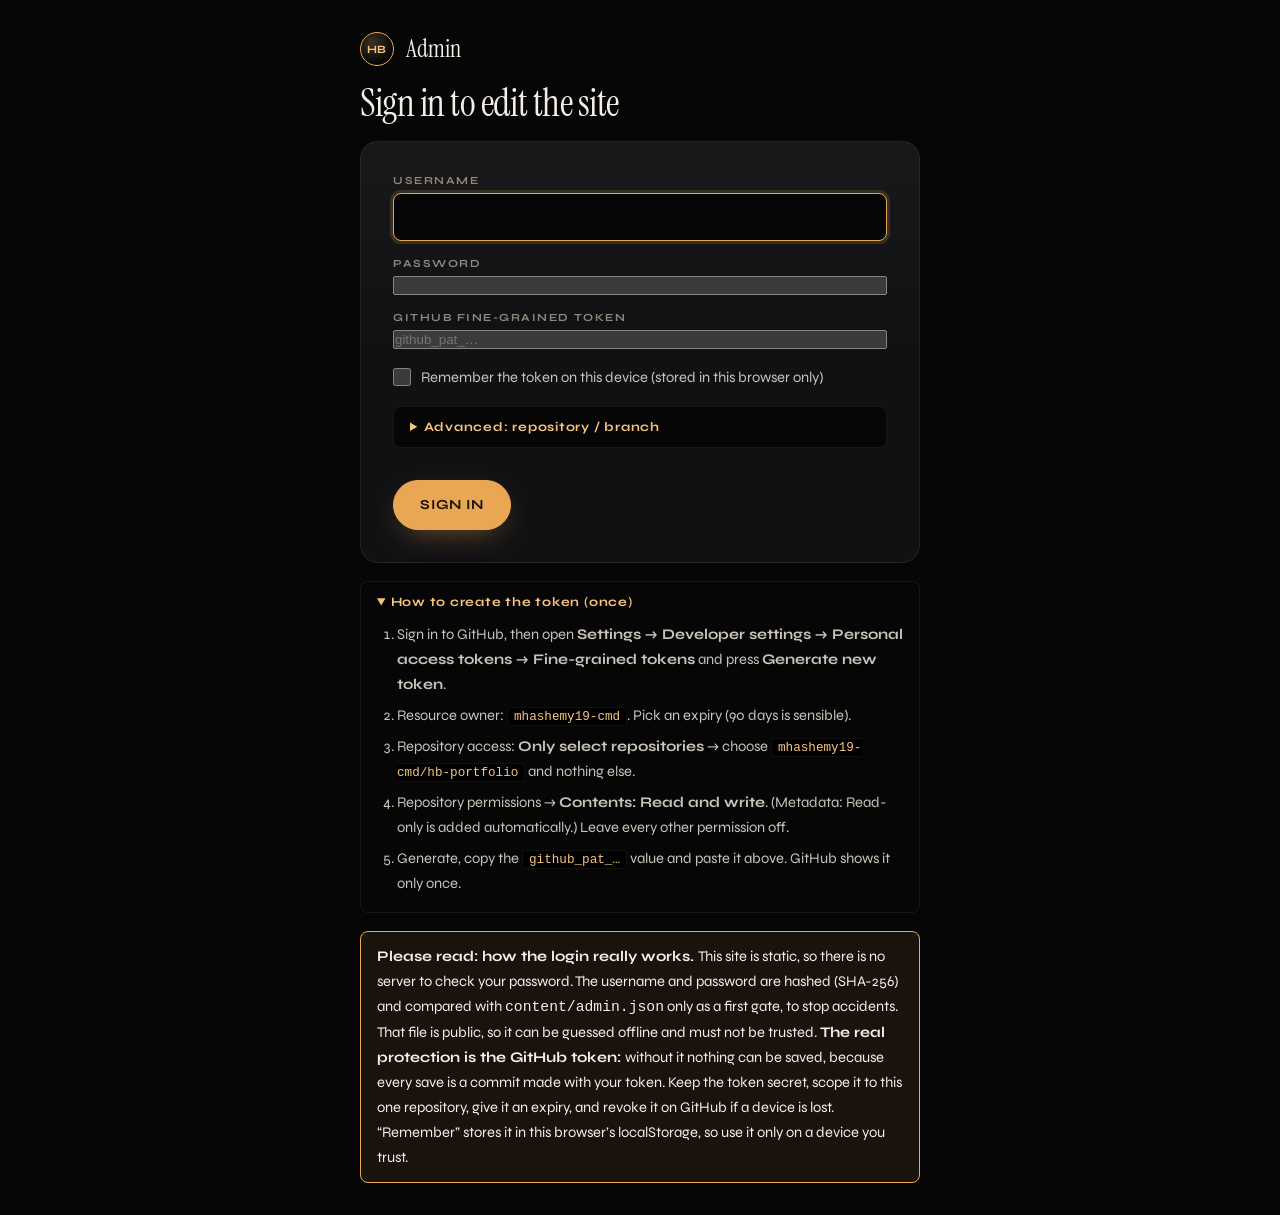
<file: admin/index.html>
<!doctype html>
<html lang="en" dir="ltr">
<head>
<meta charset="utf-8">
<meta name="viewport" content="width=device-width,initial-scale=1,viewport-fit=cover">
<meta name="robots" content="noindex,nofollow">
<title>Admin — HB Studio</title>
<meta name="theme-color" content="#060607">
<link rel="icon" href="../assets/img/favicon.svg" type="image/svg+xml">
<link rel="preconnect" href="https://fonts.googleapis.com"><link rel="preconnect" href="https://fonts.gstatic.com" crossorigin>
<link rel="stylesheet" href="https://fonts.googleapis.com/css2?family=Instrument+Serif:ital@0;1&family=Lalezar&family=Syne:wght@400;500;600;700;800&family=Vazirmatn:wght@400;500;700&display=swap">
<link rel="stylesheet" href="../assets/css/site.css">
<style>
 main{padding-top:0}
 .adm-top{position:sticky;top:0;z-index:50;background:rgba(6,6,7,.92);backdrop-filter:blur(12px);border-bottom:1px solid var(--line-soft);padding:12px 0}
 .adm-top .wrap{display:flex;align-items:center;justify-content:space-between;gap:12px;flex-wrap:wrap}
 .adm-top .logo{font-size:1.25rem}
 .adm-state{font:600 .8rem var(--f-ui);color:var(--mute)}
 .adm-state.dirty{color:var(--key-2)}
 .login{min-height:100svh;display:grid;place-items:center;padding:32px var(--gutter)}
 .login-card{width:min(560px,100%);display:grid;gap:18px}
 .box{padding:clamp(20px,3vw,32px);border:1px solid var(--line-soft);border-radius:18px;background:linear-gradient(180deg,rgba(255,236,206,.03),transparent 50%),var(--bg-2)}
 .msg{padding:12px 16px;border-radius:var(--r-sm);font-size:.92rem;border:1px solid var(--line)}
 .msg.err{border-color:var(--bad);color:#ffd2ca;background:rgba(255,140,122,.08)}
 .msg.ok{border-color:var(--ok);color:#d6f5dc;background:rgba(143,209,158,.08)}
 .msg.warn{border-color:var(--key);background:rgba(233,166,83,.08)}
 details.help{border:1px solid var(--line-soft);border-radius:var(--r-sm);padding:12px 16px;background:var(--bg)}
 details.help summary{cursor:pointer;font:700 .8rem var(--f-ui);letter-spacing:.06em;color:var(--key-2)}
 details.help ol,details.help ul{margin:12px 0 4px;padding-inline-start:20px;display:grid;gap:6px;color:var(--ink-2);font-size:.92rem}
 details.help ul{list-style:disc} details.help ol{list-style:decimal}
 details.help code,.code{font-family:ui-monospace,Menlo,Consolas,monospace;font-size:.86em;background:#000;border:1px solid var(--line-soft);border-radius:4px;padding:1px 6px;color:var(--key-2)}
 .chk{display:flex;gap:10px;align-items:center;font-size:.92rem;color:var(--ink-2)}
 .chk input{width:18px;height:18px;accent-color:var(--key)}
 .ed{display:grid;grid-template-columns:240px minmax(0,1fr);gap:clamp(16px,3vw,40px);padding-block:28px 140px;align-items:start}
 @media (max-width:900px){.ed{grid-template-columns:1fr}}
 .tabs{position:sticky;top:78px;display:flex;flex-direction:column;gap:4px}
 @media (max-width:900px){.tabs{position:static;flex-direction:row;overflow-x:auto;padding-bottom:6px;scrollbar-width:thin}.tabs button{flex:none}}
 .tabs button{text-align:start;padding:10px 14px;border-radius:10px;font:600 .88rem var(--f-ui);color:var(--ink-2);border:1px solid transparent;transition:.2s}
 .tabs button:hover{color:var(--ink);background:var(--bg-2)}
 .tabs button[aria-selected="true"]{background:var(--bg-2);border-color:var(--key);color:var(--key-2)}
 .pane h2{font-family:var(--f-display);font-weight:400;font-size:2rem;margin-bottom:6px}
 .pane>p.hint{color:var(--mute);margin-bottom:20px}
 fieldset.grp{border:1px solid var(--line-soft);border-radius:14px;padding:16px;margin:0 0 16px;min-width:0;display:grid;gap:14px;background:rgba(255,236,206,.015)}
 fieldset.grp>legend{padding:0 8px;font:700 .72rem var(--f-ui);letter-spacing:.14em;text-transform:uppercase;color:var(--key)}
 .f{display:grid;gap:6px;min-width:0}
 .f>label,.f>.lab{font:700 .68rem var(--f-ui);letter-spacing:.14em;text-transform:uppercase;color:var(--mute)}
 .f input[type=text],.f input[type=number],.f input:not([type]),.f select,.f textarea{width:100%;min-height:44px;padding:10px 14px;border-radius:var(--r-sm);background:var(--bg);border:1px solid var(--line);color:var(--ink);font:inherit;font-size:.95rem}
 .f textarea{min-height:96px;resize:vertical}
 .f input:focus,.f select:focus,.f textarea:focus{outline:0;border-color:var(--key);box-shadow:0 0 0 3px rgba(233,166,83,.16)}
 .bi{display:grid;grid-template-columns:1fr 1fr;gap:10px}
 @media (max-width:700px){.bi{grid-template-columns:1fr}}
 .bi .tagl{font:700 .62rem var(--f-ui);letter-spacing:.14em;color:var(--key);margin-bottom:4px;display:block}
 .bi [lang=fa]{direction:rtl;font-family:"Vazirmatn",sans-serif}
 .img-f{display:flex;gap:12px;align-items:center;flex-wrap:wrap}
 .img-f .thumb{width:72px;height:72px;border-radius:8px;border:1px solid var(--line);background:var(--bg-3) center/cover no-repeat;flex:none;display:grid;place-items:center;color:var(--mute);font-size:.7rem;overflow:hidden}
 .img-f .thumb img{width:100%;height:100%;object-fit:cover}
 .img-f input[type=text]{flex:1 1 200px}
 .item{border:1px solid var(--line);border-radius:14px;background:var(--bg-1);overflow:hidden}
 .item>header{display:flex;align-items:center;gap:8px;padding:10px 12px;background:var(--bg-2);cursor:pointer}
 .item>header .t{flex:1;min-width:0;overflow:hidden;text-overflow:ellipsis;white-space:nowrap;font:600 .92rem var(--f-ui)}
 .item>header .n{color:var(--key);font:700 .76rem var(--f-ui)}
 .item .body{padding:14px;display:none;gap:14px}
 .item.open .body{display:grid}
 .ib{width:36px;height:36px;border-radius:8px;border:1px solid var(--line);display:grid;place-items:center;color:var(--ink-2);font-size:.95rem;transition:.2s;flex:none}
 .ib:hover:not([disabled]){border-color:var(--key);color:var(--key-2)} .ib[disabled]{opacity:.3;cursor:default}
 .ib.danger:hover:not([disabled]){border-color:var(--bad);color:var(--bad)}
 .list{display:grid;gap:10px}
 .strrow{display:flex;gap:8px;align-items:flex-start}
 .strrow .img-f{flex:1}
 .savebar{position:fixed;inset-inline:0;bottom:0;z-index:60;background:rgba(6,6,7,.95);backdrop-filter:blur(12px);border-top:1px solid var(--line);padding:12px 0}
 .savebar .wrap{display:flex;gap:12px;align-items:center;justify-content:space-between;flex-wrap:wrap}
 .savebar .row{gap:8px}
 .pub{font:700 .9rem var(--f-ui)} .pub.ok{color:var(--ok)} .pub.err{color:var(--bad)}
 .sm{min-height:38px}
 .uiGrid{display:grid;gap:10px}
 .keytag{font:600 .7rem ui-monospace,Menlo,Consolas,monospace;color:var(--mute)}
 dialog{background:var(--bg-1);color:var(--ink);border:1px solid var(--line);border-radius:18px;padding:0;max-width:min(560px,92vw);width:100%}
 dialog::backdrop{background:rgba(3,3,4,.7)}
 .cred{display:grid;gap:14px}
</style>
</head>
<body data-page="admin">
<div id="app"></div>
<script>
(function () {
  'use strict';
  /* ───────── config ───────── */
  var DEFAULT_REPO = 'mhashemy19-cmd/hb-portfolio';
  var CONTENT_PATH = 'content/content.json', ADMIN_PATH = 'content/admin.json', MEDIA_DIR = 'content/media/';
  var API = 'https://api.github.com';
  var SITE_ROOT = new URL('../', location.href).href;
  var TOKEN_KEY = 'hb-admin-token', REPO_KEY = 'hb-admin-repo', BRANCH_KEY = 'hb-admin-branch';

  /* ───────── tiny helpers ───────── */
  function h(tag, attrs) {
    var el = document.createElement(tag);
    if (attrs) for (var k in attrs) { var v = attrs[k]; if (v == null || v === false) continue; if (k === 'class') el.className = v; else if (k === 'text') el.textContent = v; else if (k.slice(0, 2) === 'on') el.addEventListener(k.slice(2), v); else if (k === 'value') el.value = v; else if (k === 'checked') el.checked = !!v; else el.setAttribute(k, v === true ? '' : v); }
    for (var i = 2; i < arguments.length; i++) { var c = arguments[i]; if (c == null || c === false) continue; if (Array.isArray(c)) c.forEach(function (x) { if (x != null) el.appendChild(typeof x === 'string' ? document.createTextNode(x) : x); }); else el.appendChild(typeof c === 'string' ? document.createTextNode(c) : c); }
    return el;
  }
  function clear(el) { while (el.firstChild) el.removeChild(el.firstChild); return el; }
  function lsGet(k) { try { return localStorage.getItem(k); } catch (e) { return null; } }
  function lsSet(k, v) { try { localStorage.setItem(k, v); } catch (e) {} }
  function lsDel(k) { try { localStorage.removeItem(k); } catch (e) {} }
  function b64enc(str) { return btoa(unescape(encodeURIComponent(str))); }
  function b64dec(b) { return decodeURIComponent(escape(atob(String(b).replace(/\s/g, '')))); }
  function human(k) { if (/^\d+$/.test(k)) return '#' + (+k + 1); return k.replace(/([a-z])([A-Z])/g, '$1 $2').replace(/[_-]/g, ' ').replace(/^./, function (c) { return c.toUpperCase(); }); }

  /* SHA-256: WebCrypto when available (https/localhost), otherwise a small pure-JS fallback */
  function sha256js(msg) {
    function rr(n, x) { return (x >>> n) | (x << (32 - n)); }
    var K = [0x428a2f98, 0x71374491, 0xb5c0fbcf, 0xe9b5dba5, 0x3956c25b, 0x59f111f1, 0x923f82a4, 0xab1c5ed5, 0xd807aa98, 0x12835b01, 0x243185be, 0x550c7dc3, 0x72be5d74, 0x80deb1fe, 0x9bdc06a7, 0xc19bf174, 0xe49b69c1, 0xefbe4786, 0x0fc19dc6, 0x240ca1cc, 0x2de92c6f, 0x4a7484aa, 0x5cb0a9dc, 0x76f988da, 0x983e5152, 0xa831c66d, 0xb00327c8, 0xbf597fc7, 0xc6e00bf3, 0xd5a79147, 0x06ca6351, 0x14292967, 0x27b70a85, 0x2e1b2138, 0x4d2c6dfc, 0x53380d13, 0x650a7354, 0x766a0abb, 0x81c2c92e, 0x92722c85, 0xa2bfe8a1, 0xa81a664b, 0xc24b8b70, 0xc76c51a3, 0xd192e819, 0xd6990624, 0xf40e3585, 0x106aa070, 0x19a4c116, 0x1e376c08, 0x2748774c, 0x34b0bcb5, 0x391c0cb3, 0x4ed8aa4a, 0x5b9cca4f, 0x682e6ff3, 0x748f82ee, 0x78a5636f, 0x84c87814, 0x8cc70208, 0x90befffa, 0xa4506ceb, 0xbef9a3f7, 0xc67178f2];
    var H = [0x6a09e667, 0xbb67ae85, 0x3c6ef372, 0xa54ff53a, 0x510e527f, 0x9b05688c, 0x1f83d9ab, 0x5be0cd19];
    var bytes = Array.prototype.slice.call(new TextEncoder().encode(msg)), l = bytes.length * 8;
    bytes.push(0x80); while (bytes.length % 64 !== 56) bytes.push(0);
    for (var i = 7; i >= 0; i--) bytes.push(i > 3 ? 0 : (l >>> (i * 8)) & 255);
    for (var o = 0; o < bytes.length; o += 64) {
      var w = new Array(64);
      for (var t = 0; t < 16; t++) w[t] = (bytes[o + t * 4] << 24) | (bytes[o + t * 4 + 1] << 16) | (bytes[o + t * 4 + 2] << 8) | bytes[o + t * 4 + 3];
      for (t = 16; t < 64; t++) { var s0 = rr(7, w[t - 15]) ^ rr(18, w[t - 15]) ^ (w[t - 15] >>> 3), s1 = rr(17, w[t - 2]) ^ rr(19, w[t - 2]) ^ (w[t - 2] >>> 10); w[t] = (w[t - 16] + s0 + w[t - 7] + s1) | 0; }
      var a = H[0], b = H[1], c = H[2], d = H[3], e = H[4], f = H[5], g = H[6], hh = H[7];
      for (t = 0; t < 64; t++) { var S1 = rr(6, e) ^ rr(11, e) ^ rr(25, e), ch = (e & f) ^ (~e & g), t1 = (hh + S1 + ch + K[t] + w[t]) | 0, S0 = rr(2, a) ^ rr(13, a) ^ rr(22, a), mj = (a & b) ^ (a & c) ^ (b & c), t2 = (S0 + mj) | 0; hh = g; g = f; f = e; e = (d + t1) | 0; d = c; c = b; b = a; a = (t1 + t2) | 0; }
      H[0] = (H[0] + a) | 0; H[1] = (H[1] + b) | 0; H[2] = (H[2] + c) | 0; H[3] = (H[3] + d) | 0; H[4] = (H[4] + e) | 0; H[5] = (H[5] + f) | 0; H[6] = (H[6] + g) | 0; H[7] = (H[7] + hh) | 0;
    }
    return H.map(function (x) { return ('00000000' + (x >>> 0).toString(16)).slice(-8); }).join('');
  }
  function sha256(str) {
    if (window.crypto && crypto.subtle && window.isSecureContext) {
      return crypto.subtle.digest('SHA-256', new TextEncoder().encode(str)).then(function (buf) { return Array.prototype.map.call(new Uint8Array(buf), function (x) { return ('0' + x.toString(16)).slice(-2); }).join(''); });
    }
    return Promise.resolve(sha256js(str));
  }

  /* ───────── GitHub backend ───────── */
  var S = { token: '', repo: DEFAULT_REPO, branch: '', content: null, contentSha: '', admin: null, adminSha: '', dirty: false, tab: 'projects', previews: {}, open: {} };
  function ghErr(r, body) {
    var m = (body && body.message) || ('HTTP ' + r.status), e = new Error(m); e.status = r.status;
    if (r.status === 401) e.friendly = 'GitHub rejected this token (expired, revoked or mistyped).';
    else if (r.status === 403) e.friendly = 'The token has no permission for this. It needs “Contents: Read and write” on ' + S.repo + '.';
    else if (r.status === 404) e.friendly = 'Not found. Check the repository name, and that the token is scoped to ' + S.repo + '.';
    else if (r.status === 409 || r.status === 422) e.friendly = 'The file changed on GitHub since you loaded it (or the commit conflicted). Use “Reload from GitHub”, re-apply your change and save again.';
    else e.friendly = m;
    return e;
  }
  function gh(method, path, body) {
    return fetch(API + path, { method: method, headers: { Authorization: 'Bearer ' + S.token, Accept: 'application/vnd.github+json', 'X-GitHub-Api-Version': '2022-11-28', 'Content-Type': 'application/json' }, body: body ? JSON.stringify(body) : undefined, cache: 'no-store' })
      .then(function (r) { return r.text().then(function (t) { var j = null; try { j = t ? JSON.parse(t) : null; } catch (e) {} if (!r.ok) throw ghErr(r, j); return j; }); });
  }
  function refQ() { return S.branch ? '?ref=' + encodeURIComponent(S.branch) : ''; }
  function getFile(path) { return gh('GET', '/repos/' + S.repo + '/contents/' + path + refQ()); }
  function putFile(path, b64, message, sha) {
    var body = { message: message, content: b64 }; if (sha) body.sha = sha; if (S.branch) body.branch = S.branch;
    return gh('PUT', '/repos/' + S.repo + '/contents/' + path, body);
  }

  /* ───────── views ───────── */
  var app = document.getElementById('app');
  function showLogin(msg, kind) {
    var u = h('input', { id: 'u', type: 'text', autocomplete: 'username', required: true, autocapitalize: 'off', spellcheck: 'false' });
    var p = h('input', { id: 'p', type: 'password', autocomplete: 'current-password', required: true });
    var rem = lsGet(TOKEN_KEY);
    var t = h('input', { id: 't', type: 'password', autocomplete: 'off', required: true, placeholder: 'github_pat_…', value: rem || '' });
    var r = h('input', { id: 'r', type: 'checkbox', checked: !!rem });
    var repo = h('input', { id: 'repo', type: 'text', value: lsGet(REPO_KEY) || DEFAULT_REPO });
    var br = h('input', { id: 'br', type: 'text', placeholder: '(default branch)', value: lsGet(BRANCH_KEY) || '' });
    var out = h('div', { id: 'lmsg', role: 'alert' });
    if (msg) out.appendChild(h('div', { class: 'msg ' + (kind || 'err'), text: msg }));
    var btn = h('button', { class: 'btn', type: 'submit', text: 'Sign in' });
    var form = h('form', { class: 'box', style: 'display:grid;gap:16px', novalidate: true, onsubmit: function (e) { e.preventDefault(); doLogin(); } },
      h('div', { class: 'f' }, h('label', { for: 'u', text: 'Username' }), u),
      h('div', { class: 'f' }, h('label', { for: 'p', text: 'Password' }), p),
      h('div', { class: 'f' }, h('label', { for: 't', text: 'GitHub fine-grained token' }), t),
      h('label', { class: 'chk' }, r, 'Remember the token on this device (stored in this browser only)'),
      h('details', { class: 'help' }, h('summary', { text: 'Advanced: repository / branch' }),
        h('div', { class: 'f', style: 'margin-top:12px' }, h('label', { for: 'repo', text: 'Repository (owner/name)' }), repo),
        h('div', { class: 'f', style: 'margin-top:12px' }, h('label', { for: 'br', text: 'Branch' }), br)),
      out, h('div', { class: 'row' }, btn));
    form._refs = { u: u, p: p, t: t, r: r, repo: repo, br: br, out: out, btn: btn };
    S._login = form._refs;
    var help = h('details', { class: 'help', open: true }, h('summary', { text: 'How to create the token (once)' }),
      h('ol', null,
        h('li', null, 'Sign in to GitHub, then open ', h('b', { text: 'Settings → Developer settings → Personal access tokens → Fine-grained tokens' }), ' and press ', h('b', { text: 'Generate new token' }), '.'),
        h('li', null, 'Resource owner: ', h('code', { text: 'mhashemy19-cmd' }), '. Pick an expiry (90 days is sensible).'),
        h('li', null, 'Repository access: ', h('b', { text: 'Only select repositories' }), ' → choose ', h('code', { text: 'mhashemy19-cmd/hb-portfolio' }), ' and nothing else.'),
        h('li', null, 'Repository permissions → ', h('b', { text: 'Contents: Read and write' }), '. (Metadata: Read-only is added automatically.) Leave every other permission off.'),
        h('li', null, 'Generate, copy the ', h('code', { text: 'github_pat_…' }), ' value and paste it above. GitHub shows it only once.')));
    var honest = h('div', { class: 'msg warn' }, h('b', { text: 'Please read: how the login really works. ' }),
      'This site is static, so there is no server to check your password. The username and password are hashed (SHA-256) and compared with ', h('code', { text: 'content/admin.json' }), ' only as a first gate, to stop accidents. That file is public, so it can be guessed offline and must not be trusted. ',
      h('b', { text: 'The real protection is the GitHub token: ' }), 'without it nothing can be saved, because every save is a commit made with your token. Keep the token secret, scope it to this one repository, give it an expiry, and revoke it on GitHub if a device is lost. “Remember” stores it in this browser’s localStorage, so use it only on a device you trust.');
    clear(app).appendChild(h('main', { class: 'login' }, h('div', { class: 'login-card' },
      h('a', { class: 'logo', href: '../index.html' }, h('i', { text: 'HB' }), h('span', { text: 'Admin' })),
      h('h1', { class: 'display', style: 'font-size:2.4rem', text: 'Sign in to edit the site' }),
      form, help, honest)));
    u.focus();
  }

  function doLogin() {
    var R = S._login, user = R.u.value.trim(), pass = R.p.value, tok = R.t.value.trim();
    var say = function (m, k) { clear(R.out).appendChild(h('div', { class: 'msg ' + (k || 'err'), text: m })); };
    if (!user || !pass || !tok) return say('Enter the username, password and token.');
    S.token = tok; S.repo = (R.repo.value.trim() || DEFAULT_REPO).replace(/^\/+|\/+$/g, ''); S.branch = R.br.value.trim();
    if (!/^[\w.-]+\/[\w.-]+$/.test(S.repo)) return say('Repository must look like owner/name.');
    R.btn.disabled = true; R.btn.textContent = 'Checking…'; say('Checking with GitHub…', 'ok');
    var uh, ph;
    Promise.all([sha256(user), sha256(pass)]).then(function (hs) { uh = hs[0]; ph = hs[1]; return gh('GET', '/repos/' + S.repo); })
      .then(function (repoInfo) {
        if (repoInfo && repoInfo.permissions && repoInfo.permissions.push === false) throw Object.assign(new Error('read-only'), { friendly: 'This token can read the repository but cannot write to it. Re-create it with “Contents: Read and write”.' });
        return getFile(ADMIN_PATH);
      })
      .then(function (f) {
        S.adminSha = f.sha; S.admin = JSON.parse(b64dec(f.content));
        if (S.admin.user !== uh || S.admin.pass !== ph) throw Object.assign(new Error('bad creds'), { friendly: 'Username or password is incorrect.' });
        if (R.r.checked) { lsSet(TOKEN_KEY, S.token); lsSet(REPO_KEY, S.repo); lsSet(BRANCH_KEY, S.branch); } else { lsDel(TOKEN_KEY); lsSet(REPO_KEY, S.repo); lsSet(BRANCH_KEY, S.branch); }
        S.pass = pass;
        if (S.admin.mustChange) return showChange(true);
        return loadContent();
      })
      .catch(function (e) { R.btn.disabled = false; R.btn.textContent = 'Sign in'; say(e.friendly || e.message || 'Something went wrong.'); });
  }

  function showChange(forced) {
    var nu = h('input', { id: 'nu', type: 'text', autocomplete: 'username', autocapitalize: 'off', spellcheck: 'false' });
    var np = h('input', { id: 'np', type: 'password', autocomplete: 'new-password' });
    var np2 = h('input', { id: 'np2', type: 'password', autocomplete: 'new-password' });
    var out = h('div', { role: 'alert' });
    var say = function (m, k) { clear(out).appendChild(h('div', { class: 'msg ' + (k || 'err'), text: m })); };
    var go = h('button', { class: 'btn', type: 'submit', text: 'Save new credentials' });
    var form = h('form', { class: 'box cred', novalidate: true, onsubmit: function (e) {
      e.preventDefault();
      var u2 = nu.value.trim(), p2 = np.value;
      if (u2.length < 3) return say('Pick a username of at least 3 characters.');
      if (p2.length < 10) return say('Pick a password of at least 10 characters.');
      if (p2 !== np2.value) return say('The two passwords do not match.');
      if (u2.toLowerCase() === 'admin' || p2 === 'change-me') return say('Do not reuse the default username or password.');
      go.disabled = true; say('Committing the new credentials to GitHub…', 'ok');
      Promise.all([sha256(u2), sha256(p2)]).then(function (hs) {
        var obj = { algo: 'SHA-256', user: hs[0], pass: hs[1], mustChange: false, note: 'First gate only. The real protection is the GitHub token.' };
        return putFile(ADMIN_PATH, b64enc(JSON.stringify(obj, null, 1) + '\n'), 'admin: change credentials', S.adminSha).then(function (res) { S.admin = obj; S.adminSha = res.content.sha; });
      }).then(function () { return loadContent(); })
        .catch(function (e) { go.disabled = false; say(e.friendly || e.message); });
    } },
      h('h2', { class: 'display', style: 'font-size:1.8rem', text: forced ? 'Choose your own login' : 'Change username and password' }),
      h('p', { class: 'mute', text: forced ? 'You signed in with the default credentials. Set new ones now. Only their SHA-256 hashes are committed to content/admin.json.' : 'Only the SHA-256 hashes are committed to content/admin.json.' }),
      h('div', { class: 'f' }, h('label', { for: 'nu', text: 'New username' }), nu),
      h('div', { class: 'f' }, h('label', { for: 'np', text: 'New password (10+ characters)' }), np),
      h('div', { class: 'f' }, h('label', { for: 'np2', text: 'Repeat password' }), np2),
      out, h('div', { class: 'row' }, go, !forced ? h('button', { class: 'btn ghost', type: 'button', text: 'Cancel', onclick: function () { showEditor(); } }) : null));
    clear(app).appendChild(h('main', { class: 'login' }, h('div', { class: 'login-card' }, h('a', { class: 'logo', href: '../index.html' }, h('i', { text: 'HB' }), h('span', { text: 'Admin' })), form)));
    nu.focus();
  }

  function loadContent() {
    return getFile(CONTENT_PATH).then(function (f) {
      S.contentSha = f.sha; S.content = JSON.parse(b64dec(f.content)); S.dirty = false; showEditor();
    });
  }

  /* ───────── schema-less friendly editor ───────── */
  var TAB_LABELS = { licenses: 'Licenses', site: 'Site', ui: 'Interface texts', contact: 'Contact details', home: 'Home page', work: 'Work page', projects: 'Projects', studio: 'Studio page', tools: 'Tools', about: 'About + timeline', contactPage: 'Contact page', services: 'Services' };
  var TAB_HINT = { projects: 'Each project is a room in the 3D studio and a page in Work. Reorder with the arrows. Add images, a film, credits.', ui: 'Buttons, labels and messages used across the site.', about: 'Bio, timeline entries (change the years here), and the software icons.', tools: 'Products on the Tools page and their product pages. Status: Available = shown with price + Buy button (needs Price > 0), dev = in development, soon = coming soon. Prices are numbers: Toman and USD, with the regular price shown struck through. Bundle, steps, FAQ and what-you-get live under Store at the bottom.', contact: 'Used by every copy button, the contact panel, the footer and the quote form.', home: 'Hero, showreel slot, featured projects, services teaser and call to action.' };
  var IMG_KEYS = { image: 1, poster: 1, cover: 1, portrait: 1 };
  var VIDEO_KEYS = { video: 1, demo: 1 };
  var LABELS = { price: 'Launch price (Toman)', regularPrice: 'Regular price (Toman, struck through)', priceUsd: 'Launch price (USD)', regularPriceUsd: 'Regular price (USD, struck through)', demo: 'Demo video (empty = “demo coming soon” poster)', trial: 'Offer a free trial', trialDays: 'Trial length (days)', hosts: 'Supported apps', metaTitle: 'SEO title', metaDescription: 'SEO description', faq: 'FAQ (product-specific)', q: 'Question', a: 'Answer', telegramUser: 'Telegram username link (used by the order form)' };
  function isBi(o) { return o && typeof o === 'object' && !Array.isArray(o) && 'en' in o && Object.keys(o).every(function (k) { return k === 'en' || k === 'fa'; }); }
  function markDirty() { if (!S.dirty) { S.dirty = true; } var el = document.getElementById('state'); if (el) { el.textContent = 'Unsaved changes'; el.className = 'adm-state dirty'; } var pb = document.getElementById('pub'); if (pb) { pb.textContent = ''; pb.className = 'pub'; } }
  function itemTitle(it, i) {
    if (isBi(it)) return it.en || it.fa || 'Item';
    var t = it && it.q && !it.title ? it.q : null; if (!t) t = it && (it.title || it.name || it.label || it.role); var s = t ? (isBi(t) ? (t.en || t.fa) : (typeof t === 'string' ? t : '')) : '';
    if (!s && it && it.year) s = String(it.year); if (!s && it && it.id) s = it.id; return s || 'Item';
  }
  function blank(v) {
    if (Array.isArray(v)) return [];
    if (v && typeof v === 'object') { var o = {}; Object.keys(v).forEach(function (k) { o[k] = blank(v[k]); }); return o; }
    if (typeof v === 'number') return v; if (typeof v === 'boolean') return false; return '';
  }
  function uniqueId(base, list) { var id = base, n = 1; while (list.some(function (x) { return x.id === id; })) id = base + '-' + (++n); return id; }
  function newItem(arrPath, arr) {
    var o;
    if (arrPath === 'projects') {
      var cats = (S.content.work.categories || []); o = { id: uniqueId('new-project', arr), category: cats[0] ? cats[0].id : 'commercial', title: { en: 'New project', fa: 'پروژهٔ جدید' }, client: { en: '', fa: '' }, year: String(new Date().getFullYear()), role: { en: '', fa: '' }, summary: { en: '', fa: '' }, description: { en: '', fa: '' }, cover: '', images: [], video: '', credits: [] };
    } else if (arrPath === 'projects.*.credits') o = { role: { en: '', fa: '' }, name: { en: '', fa: '' } };
    else if (arrPath === 'tools.items') o = { id: uniqueId('new-tool', arr), name: { en: 'New tool', fa: 'ابزار جدید' }, kind: { en: '', fa: '' }, status: 'soon', tagline: { en: '', fa: '' }, description: { en: '', fa: '' }, hosts: { en: '', fa: '' }, image: '', icon: 'glass', hue: 38, price: 0, regularPrice: 0, priceUsd: 0, regularPriceUsd: 0, trial: false, trialDays: 0, demo: '', features: [], faq: [], metaTitle: { en: '', fa: '' }, metaDescription: { en: '', fa: '' } };
    else if (arrPath === 'tools.items.*.features') o = { title: { en: '', fa: '' }, text: { en: '', fa: '' } };
    else if (arrPath === 'tools.items.*.faq' || arrPath === 'tools.store.faq') o = { q: { en: '', fa: '' }, a: { en: '', fa: '' } };
    else if (arrPath === 'tools.store.steps') o = { title: { en: '', fa: '' }, text: { en: '', fa: '' } };
    else if (arrPath === 'about.timeline') o = { year: String(new Date().getFullYear()), title: { en: '', fa: '' }, text: { en: '', fa: '' } };
    else if (arrPath === 'about.software') o = { id: 'x' + (arr.length + 1), name: 'New tool', mono: 'Nt', color: '#e9a653', group: 'edit' };
    else if (arrPath === 'work.categories') o = { id: 'new-category', label: { en: 'New category', fa: 'دستهٔ جدید' } };
    else if (arr.length) o = blank(arr[arr.length - 1]); else o = { en: '', fa: '' };
    return o;
  }
  function pathKey(path) { return path.replace(/\.\d+(?=\.|$)/g, '.*'); }

  /* media upload → commits to content/media/ through the contents API (base64) */
  function slug(n) { return n.toLowerCase().replace(/\.[^.]+$/, '').replace(/[^a-z0-9]+/g, '-').replace(/^-|-$/g, '') || 'file'; }
  function readFile(file) { return new Promise(function (res, rej) { var r = new FileReader(); r.onload = function () { res(r.result); }; r.onerror = rej; r.readAsDataURL(file); }); }
  function resizeImage(file) {
    return readFile(file).then(function (url) { return new Promise(function (res, rej) {
      var im = new Image(); im.onload = function () {
        var m = 1800, w = im.naturalWidth, hh = im.naturalHeight, k = Math.min(1, m / Math.max(w, hh)), c = document.createElement('canvas'); c.width = Math.round(w * k); c.height = Math.round(hh * k);
        var g = c.getContext('2d'); g.fillStyle = '#fff'; g.fillRect(0, 0, c.width, c.height); g.drawImage(im, 0, 0, c.width, c.height);
        var d = c.toDataURL('image/jpeg', .82); res({ dataUrl: d, b64: d.split(',')[1], ext: 'jpg' });
      }; im.onerror = function () { rej(new Error('That file is not a readable image.')); }; im.src = url;
    }); });
  }
  function uploadMedia(file, kind) {
    var isImg = /^image\//.test(file.type) && !/svg|gif/.test(file.type), isVid = /^video\//.test(file.type);
    if (kind === 'video' && !isVid) return Promise.reject(new Error('Choose a video file (MP4 recommended).'));
    if (kind === 'image' && !/^image\//.test(file.type)) return Promise.reject(new Error('Choose an image file.'));
    if (file.size > 40 * 1024 * 1024) return Promise.reject(new Error('File is larger than 40 MB. Compress it first (keep the whole site under ~25 MB of media if you can).'));
    var prep = isImg ? resizeImage(file) : readFile(file).then(function (u) { return { dataUrl: u, b64: u.split(',')[1], ext: (file.name.split('.').pop() || 'bin').toLowerCase() }; });
    return prep.then(function (p) {
      var name = slug(file.name) + '-' + Date.now().toString(36).slice(-4) + '.' + p.ext, path = MEDIA_DIR + name;
      return putFile(path, p.b64, 'media: upload ' + name).then(function () { S.previews[path] = p.dataUrl; return path; });
    });
  }

  function fieldImage(obj, key, path, label, kind) {
    var wrap = h('div', { class: 'f' }); wrap.appendChild(h('span', { class: 'lab', text: label }));
    var thumb = h('div', { class: 'thumb' }), inp = h('input', { type: 'text', value: obj[key] || '', placeholder: kind === 'video' ? 'content/media/reel.mp4' : 'content/media/photo.jpg', 'aria-label': label });
    var status = h('span', { class: 'keytag', role: 'status' });
    function paint() { clear(thumb); var v = obj[key]; if (!v) { thumb.textContent = kind === 'video' ? 'no file' : 'empty'; return; } if (kind === 'video') { thumb.textContent = 'video'; return; } thumb.appendChild(h('img', { src: S.previews[v] || (/^https?:/.test(v) ? v : SITE_ROOT + v), alt: '' })); }
    inp.addEventListener('input', function () { obj[key] = inp.value.trim(); markDirty(); paint(); });
    var file = h('input', { type: 'file', accept: kind === 'video' ? 'video/*' : 'image/*', hidden: true });
    var up = h('button', { type: 'button', class: 'btn ghost sm', text: kind === 'video' ? 'Upload video' : 'Upload image', onclick: function () { file.click(); } });
    file.addEventListener('change', function () {
      if (!file.files[0]) return; up.disabled = true; status.textContent = 'Uploading to GitHub…';
      uploadMedia(file.files[0], kind).then(function (p) { obj[key] = p; inp.value = p; paint(); markDirty(); status.textContent = 'Committed ' + p + ' (live in ~1 min).'; })
        .catch(function (e) { status.textContent = e.friendly || e.message; }).then(function () { up.disabled = false; file.value = ''; });
    });
    var clr = h('button', { type: 'button', class: 'ib', 'aria-label': 'Clear', text: '×', onclick: function () { obj[key] = ''; inp.value = ''; paint(); markDirty(); } });
    wrap.appendChild(h('div', { class: 'img-f' }, thumb, inp, up, clr, file)); wrap.appendChild(status); paint(); return wrap;
  }

  function fieldBi(obj, key, label) {
    var v = obj[key], long = (v.en && v.en.length > 70) || (v.fa && v.fa.length > 70) || /\n/.test(v.en || '');
    var mk = function (lang) {
      var el = h(long ? 'textarea' : 'input', { lang: lang, dir: lang === 'fa' ? 'rtl' : 'ltr', value: v[lang] || '', 'aria-label': label + ' (' + lang.toUpperCase() + ')' }); if (!long) el.type = 'text';
      el.addEventListener('input', function () { v[lang] = el.value; markDirty(); }); return el;
    };
    var ens = mk('en'), fas = mk('fa');
    return h('div', { class: 'f' }, h('span', { class: 'lab', text: label }), h('div', { class: 'bi' }, h('div', null, h('span', { class: 'tagl', text: 'ENGLISH' }), ens), h('div', null, h('span', { class: 'tagl', text: 'فارسی' }), fas)));
  }

  function fieldSelect(obj, key, label, opts) {
    var sel = h('select', { 'aria-label': label }); opts.forEach(function (o) { sel.appendChild(h('option', { value: o[0], text: o[1] })); });
    if (!opts.some(function (o) { return o[0] === obj[key]; })) sel.appendChild(h('option', { value: obj[key], text: String(obj[key]) }));
    sel.value = obj[key]; sel.addEventListener('change', function () { obj[key] = sel.value; markDirty(); });
    return h('div', { class: 'f' }, h('span', { class: 'lab', text: label }), sel);
  }

  function renderNode(parent, obj, key, path, depth) {
    var v = obj[key], label = LABELS[key] || human(key), pk = pathKey(path);
    if (S.tab === 'ui' && depth === 1) label = key; // show real keys in the UI text list
    if (typeof v === 'string') {
      if (IMG_KEYS[key]) return parent.appendChild(fieldImage(obj, key, path, label, 'image'));
      if (VIDEO_KEYS[key]) return parent.appendChild(fieldImage(obj, key, path, label, 'video'));
      if (key === 'category') return parent.appendChild(fieldSelect(obj, key, label, (S.content.work.categories || []).map(function (c) { return [c.id, (c.label && c.label.en) || c.id]; })));
      if (key === 'status') return parent.appendChild(fieldSelect(obj, key, label, [['available', 'Available (for sale)'], ['dev', 'In development'], ['soon', 'Coming soon']]));
      if (key === 'icon') return parent.appendChild(fieldSelect(obj, key, label, ['glass', 'wave', 'folder', 'chat', 'text', 'mic'].map(function (x) { return [x, x]; })));
      if (key === 'group') return parent.appendChild(fieldSelect(obj, key, label, ['edit', 'motion', 'image', '3d', 'ai'].map(function (x) { return [x, x]; })));
      var long = v.length > 90 || /\n/.test(v), el = h(long ? 'textarea' : 'input', { value: v, 'aria-label': label });
      if (!long) { el.type = key === 'color' && /^#[0-9a-f]{6}$/i.test(v) ? 'color' : 'text'; }
      el.addEventListener('input', function () { obj[key] = el.value; markDirty(); if (key === 'id' || key === 'title') refreshTitles(); });
      var f = h('div', { class: 'f' }, h('label', { text: label }), el); if (key === 'year') f.querySelector('label').textContent = 'Year (shown on the site and the plaque)';
      return parent.appendChild(f);
    }
    if (typeof v === 'number') { var n = h('input', { type: 'number', value: v, 'aria-label': label }); n.addEventListener('input', function () { obj[key] = +n.value; markDirty(); }); return parent.appendChild(h('div', { class: 'f' }, h('label', { text: label }), n)); }
    if (typeof v === 'boolean') { var c = h('input', { type: 'checkbox', checked: v }); c.addEventListener('change', function () { obj[key] = c.checked; markDirty(); }); return parent.appendChild(h('label', { class: 'chk' }, c, label)); }
    if (isBi(v)) { if (!('fa' in v)) v.fa = ''; return parent.appendChild(fieldBi(obj, key, label)); }
    if (Array.isArray(v)) return parent.appendChild(renderArray(v, path, label, key));
    if (v && typeof v === 'object') {
      var fs = h('fieldset', { class: 'grp' }, h('legend', { text: label }));
      Object.keys(v).forEach(function (k) { renderNode(fs, v, k, path + '.' + k, depth + 1); });
      return parent.appendChild(fs);
    }
  }
  var titleRefs = [];
  function refreshTitles() { titleRefs.forEach(function (r) { r.el.textContent = itemTitle(r.arr[r.idx()], r.idx()); }); }

  function renderArray(arr, path, label, key) {
    var pk = pathKey(path), box = h('div', { class: 'f' }), list = h('div', { class: 'list' });
    box.appendChild(h('span', { class: 'lab', text: label + ' (' + arr.length + ')' })); box.appendChild(list);
    var strings = arr.length && typeof arr[0] === 'string' || (!arr.length && (key === 'images' || key === 'ids'));
    function paint() {
      clear(list); titleRefs = titleRefs.filter(function (r) { return r.arr !== arr; });
      arr.forEach(function (it, i) {
        var tools = function () {
          return [h('button', { type: 'button', class: 'ib', 'aria-label': 'Move up', text: '↑', disabled: i === 0, onclick: function (e) { e.stopPropagation(); arr.splice(i - 1, 0, arr.splice(i, 1)[0]); markDirty(); paint(); } }),
            h('button', { type: 'button', class: 'ib', 'aria-label': 'Move down', text: '↓', disabled: i === arr.length - 1, onclick: function (e) { e.stopPropagation(); arr.splice(i + 1, 0, arr.splice(i, 1)[0]); markDirty(); paint(); } }),
            h('button', { type: 'button', class: 'ib danger', 'aria-label': 'Remove', text: '🗑', onclick: function (e) { e.stopPropagation(); if (confirm('Remove this item?')) { arr.splice(i, 1); markDirty(); paint(); } } })];
        };
        if (typeof it === 'string') {
          var holder = { v: it }, row = h('div', { class: 'strrow' });
          var holderObj = arr; var fld = (key === 'images') ? fieldImage({ get x() { return arr[i]; }, set x(val) { arr[i] = val; } }, 'x', path + '.' + i, 'Image ' + (i + 1), 'image') : (function () { var inp = h('input', { type: 'text', value: it, 'aria-label': label + ' ' + (i + 1) }); inp.addEventListener('input', function () { arr[i] = inp.value; markDirty(); }); return h('div', { class: 'f' }, inp); })();
          row.appendChild(fld); row.appendChild(h('div', { class: 'row', style: 'gap:6px;flex-wrap:nowrap' }, tools())); list.appendChild(row); return;
        }
        var key2 = path + '#' + i, item = h('div', { class: 'item' + (S.open[key2] ? ' open' : '') }), ttl = h('span', { class: 't', text: itemTitle(it, i) });
        titleRefs.push({ arr: arr, idx: function () { return arr.indexOf(it); }, el: ttl });
        var head = h('header', { onclick: function () { item.classList.toggle('open'); S.open[key2] = item.classList.contains('open'); } }, h('span', { class: 'n', text: String(i + 1).padStart(2, '0') }), ttl, tools());
        var bodyEl = h('div', { class: 'body' }); Object.keys(it).forEach(function (k) { renderNode(bodyEl, it, k, path + '.' + i + '.' + k, 3); });
        item.appendChild(head); item.appendChild(bodyEl); list.appendChild(item);
      });
      if (!arr.length) list.appendChild(h('p', { class: 'mute', text: 'Nothing here yet.' }));
    }
    paint();
    var addRow = h('div', { class: 'row' });
    if (strings) {
      addRow.appendChild(h('button', { type: 'button', class: 'btn ghost sm', text: key === 'images' ? '+ Add image' : '+ Add', onclick: function () { arr.push(''); markDirty(); paint(); } }));
    } else {
      addRow.appendChild(h('button', { type: 'button', class: 'btn ghost sm', text: '+ Add ' + (key === 'projects' || pk === 'projects' ? 'project' : 'item'), onclick: function () { var ni = newItem(pk, arr); arr.push(ni); S.open[path + '#' + (arr.length - 1)] = true; markDirty(); paint(); } }));
    }
    box.appendChild(addRow); return box;
  }

  /* ───────── Licenses: talks to the hb-license Cloudflare Worker (admin API) ─────────
     The admin secret is typed once per session and kept in sessionStorage only. Nothing here is committed.
     HBLicense.generate() is the single issuing function: a future payment-gateway webhook can call the same
     POST /admin/create endpoint with the same payload. */
  var LIC_PRODUCTS = { sub: 'Subtitle panel', voice: 'Voice panel', sound: 'Sound & Music panel', bundle: 'Bundle (all three)' };
  var LIC_PLANS = { '1': { label: '1 month', days: 30 }, '3': { label: '3 months', days: 90 }, '12': { label: '12 months', days: 365 }, life: { label: 'Lifetime', days: 0 } };
  function ssGet(k) { try { return sessionStorage.getItem(k); } catch (e) { return null; } }
  function ssSet(k, v) { try { sessionStorage.setItem(k, v); } catch (e) {} }
  function licBase() { return (lsGet('hb.lic.base') || '').replace(/\/+$/, ''); }
  function licCall(path, method, body) {
    var base = licBase(), secret = ssGet('hb.lic.secret') || '';
    if (!/^https:\/\//.test(base)) return Promise.reject(new Error('Enter the license server URL (https://…) first.'));
    if (!secret) return Promise.reject(new Error('Enter the admin secret first.'));
    return fetch(base + path, { method: method || 'GET', headers: { authorization: 'Bearer ' + secret, 'content-type': 'application/json' }, body: body ? JSON.stringify(body) : undefined })
      .then(function (r) { return r.json().catch(function () { return {}; }).then(function (j) { if (r.status === 401) throw new Error('Wrong admin secret.'); if (!r.ok || j.ok === false) throw new Error(j.err || ('Server error ' + r.status)); return j; }); });
  }
  window.HBLicense = {
    // o: { product: sub|voice|sound|bundle, plan: '1'|'3'|'12'|'life', name, contact, note }  ->  Promise<[{product, code, type, expires}]>
    generate: function (o) {
      var plan = LIC_PLANS[o.plan] || LIC_PLANS.life, prods = o.product === 'bundle' ? ['sub', 'voice', 'sound'] : [o.product];
      var payload = { products: prods, type: plan.days ? 'sub' : 'life', name: o.name || '', contact: o.contact || '', note: (o.note || '') + (o.product === 'bundle' ? ' [bundle]' : '') };
      if (plan.days) payload.days = plan.days;
      return licCall('/admin/create', 'POST', payload).then(function (r) { return r.licenses; });
    },
    list: function () { return licCall('/admin/list').then(function (r) { return r.licenses || []; }); },
    update: function (code, action, extra) { var b = { code: code, action: action }; if (extra) for (var k in extra) b[k] = extra[k]; return licCall('/admin/update', 'POST', b); }
  };
  function licMessage(lang, rows, o) {
    var plan = LIC_PLANS[o.plan], keys = rows.map(function (r) { return (LIC_PRODUCTS[r.product] || r.product) + ': ' + r.code; });
    var faNames = { sub: 'پنل زیرنویس', voice: 'پنل بهبود صدا', sound: 'پنل صدا و موسیقی' }, faPlan = { '1': 'ماهانه', '3': 'سه‌ماهه', '12': 'دوازده‌ماهه', life: 'دائمی' };
    var exp = rows[0] && rows[0].expires, dl = (o.installer || '').trim();
    if (lang === 'fa') return ['سلام ' + (o.name || '') + ' عزیز،', 'ممنون از خریدت! لایسنست آماده‌ست:', ''].concat(rows.map(function (r) { return (faNames[r.product] || r.product) + ': ⁦' + r.code + '⁩'; }), ['', 'پلن: ' + faPlan[o.plan] + (exp ? ' (اعتبار تا ⁦' + exp + '⁩)' : ''), dl ? 'لینک دانلود نصب‌کننده: ⁦' + dl + '⁩' : 'نصب‌کننده رو جداگانه برات می‌فرستم.', '', 'فعال‌سازی:', '۱. فایل EXE رو نصب کن', '۲. برنامهٔ ادوبی رو ببند و دوباره باز کن', '۳. از منوی Window پنل رو باز کن', '۴. کلید لایسنس رو بزن و Activate رو بزن', '', 'هر کلید روی یه کامپیوتر فعال می‌شه. اگه سیستمت رو عوض کردی بهم پیام بده. اگه جایی گیر کردی همین‌جا بنویس.', 'محمد']).join('\n');
    return ['Hi ' + (o.name || '') + ',', 'Thanks for your order! Your license is ready:', ''].concat(keys, ['', 'Plan: ' + plan.label + (exp ? ' (valid until ' + exp + ')' : ' (lifetime)'), dl ? 'Installer download: ' + dl : 'I will send the installer separately.', '', 'To activate:', '1. Run the installer EXE', '2. Restart the Adobe app', '3. Open the panel from the Window menu', '4. Enter your license key and press Activate', '', 'Each key activates on one computer. If you change computers, message me and I will move it. Stuck anywhere? Just reply here.', 'Mohammad']).join('\n');
  }
  function licCopy(btn, txt) { var done = function () { var t = btn.textContent; btn.textContent = 'Copied'; setTimeout(function () { btn.textContent = t; }, 1400); }; if (navigator.clipboard) navigator.clipboard.writeText(txt).then(done, function () { window.prompt('Copy:', txt); }); else window.prompt('Copy:', txt); }
  function licensesPane() {
    var pane = h('section', { class: 'pane', 'aria-label': 'Licenses' }); pane.appendChild(h('h2', { text: 'Licenses' }));
    pane.appendChild(h('p', { class: 'hint', text: 'Issue, search and revoke license keys on your license server (the hb-license worker). Keys are created on payment confirmation by hand for now; the same function can be called by a payment webhook later.' }));
    var msg = h('p', { class: 'hint', role: 'status', style: 'min-height:1.4em' }), say = function (t, bad) { msg.textContent = t || ''; msg.style.color = bad ? 'var(--bad,#e5736b)' : ''; };
    var base = h('input', { type: 'url', dir: 'ltr', placeholder: 'https://hb-license.<your-account>.workers.dev', value: licBase() }), secret = h('input', { type: 'password', dir: 'ltr', autocomplete: 'off', placeholder: 'Admin secret (this session only)', value: ssGet('hb.lic.secret') || '' });
    base.addEventListener('change', function () { lsSet('hb.lic.base', base.value.trim()); }); secret.addEventListener('change', function () { ssSet('hb.lic.secret', secret.value); });
    pane.appendChild(h('div', { class: 'field' }, h('label', { text: 'License server URL' }), base, h('label', { text: 'Admin secret' }), secret));
    function sel(opts, val) { var s = h('select'); Object.keys(opts).forEach(function (k) { s.appendChild(h('option', { value: k, text: typeof opts[k] === 'string' ? opts[k] : opts[k].label })); }); s.value = val; return s; }
    var prod = sel(LIC_PRODUCTS, 'sub'), plan = sel(LIC_PLANS, 'life'), nm = h('input', { dir: 'auto', placeholder: 'Customer name' }), ct = h('input', { dir: 'ltr', placeholder: 'Email or phone' }), note = h('input', { dir: 'auto', placeholder: 'Note (payment ref…)' }), inst = h('input', { type: 'url', dir: 'ltr', placeholder: 'Installer download link (optional)', value: lsGet('hb.lic.inst') || '' });
    inst.addEventListener('change', function () { lsSet('hb.lic.inst', inst.value.trim()); });
    var out = h('div'), go = h('button', { type: 'button', class: 'btn', text: 'Generate license' });
    pane.appendChild(h('div', { class: 'field' }, h('label', { text: 'Product' }), prod, h('label', { text: 'Plan' }), plan, h('label', { text: 'Customer' }), nm, ct, note, inst, h('div', { style: 'margin-top:10px' }, go), msg, out));
    go.onclick = function () {
      lsSet('hb.lic.base', base.value.trim()); ssSet('hb.lic.secret', secret.value); go.disabled = true; say('Generating…'); clear(out);
      var o = { product: prod.value, plan: plan.value, name: nm.value.trim(), contact: ct.value.trim(), note: note.value.trim(), installer: inst.value };
      HBLicense.generate(o).then(function (rows) {
        say('Done: ' + rows.length + ' key' + (rows.length > 1 ? 's' : '') + ' created.');
        rows.forEach(function (r) { var cb = h('button', { type: 'button', class: 'btn ghost sm', text: 'Copy' }); cb.onclick = function () { licCopy(cb, r.code); }; out.appendChild(h('div', { class: 'row', style: 'gap:10px;align-items:center;margin:6px 0' }, h('b', { text: LIC_PRODUCTS[r.product] || r.product }), h('code', { dir: 'ltr', text: r.code }), cb, h('span', { class: 'hint', text: r.expires ? 'valid until ' + r.expires : 'lifetime' }))); });
        ['fa', 'en'].forEach(function (lg) { var m = licMessage(lg, rows, o), ta = h('textarea', { rows: 12, readonly: true, dir: lg === 'fa' ? 'rtl' : 'ltr', style: 'width:100%;margin-top:8px' }); ta.value = m; var cb = h('button', { type: 'button', class: 'btn ghost sm', text: lg === 'fa' ? 'Copy Persian message' : 'Copy English message' }); cb.onclick = function () { licCopy(cb, m); }; out.appendChild(h('div', { style: 'margin-top:14px' }, cb, ta)); });
      }).catch(function (e) { say(e.message, true); }).then(function () { go.disabled = false; });
    };
    pane.appendChild(h('h3', { text: 'All licenses', style: 'margin:30px 0 8px' }));
    var q = h('input', { dir: 'auto', placeholder: 'Search by key, name, email, product…', style: 'width:100%' }), lst = h('div'), all = [];
    var ref = h('button', { type: 'button', class: 'btn ghost sm', text: 'Load / refresh' });
    function paint() {
      clear(lst); var t = q.value.trim().toLowerCase();
      all.filter(function (l) { return !t || [l.code, l.name, l.contact, l.product, l.note, l.machine, l.status].join(' ').toLowerCase().indexOf(t) >= 0; }).forEach(function (l) {
        var act = function (label, action, extra, ask) { var b = h('button', { type: 'button', class: 'btn ghost sm', text: label }); b.onclick = function () { if (ask && !confirm(ask)) return; b.disabled = true; HBLicense.update(l.code, action, extra).then(function () { return HBLicense.list(); }).then(function (r) { all = r; paint(); say(label + ' done.'); }).catch(function (e) { say(e.message, true); b.disabled = false; }); }; return b; };
        var exp = l.type === 'sub' ? 'expires ' + (l.expires || '?') : 'lifetime';
        var ext = h('button', { type: 'button', class: 'btn ghost sm', text: 'Extend…' }); ext.onclick = function () { var d = prompt('New expiry date (YYYY-MM-DD):', l.expires || ''); if (d && /^\d{4}-\d{2}-\d{2}$/.test(d)) HBLicense.update(l.code, 'extend', { expires: d }).then(function () { return HBLicense.list(); }).then(function (r) { all = r; paint(); }).catch(function (e) { say(e.message, true); }); };
        lst.appendChild(h('div', { class: 'tile', style: 'padding:12px 14px;margin:8px 0;border:1px solid var(--line,#333);border-radius:10px' }, h('div', { class: 'row', style: 'gap:10px;align-items:center;flex-wrap:wrap' }, h('code', { dir: 'ltr', text: l.code }), h('b', { text: l.product }), h('span', { class: 'hint', text: l.status + ' · ' + exp + ' · ' + (l.machine ? 'bound' : 'not activated') })), h('div', { class: 'hint', dir: 'auto', text: [l.name, l.contact, l.note].filter(Boolean).join(' · ') }), h('div', { class: 'row', style: 'gap:6px;flex-wrap:wrap;margin-top:6px' }, l.status === 'active' ? act('Revoke', 'revoke', null, 'Revoke this license?') : act('Restore', 'restore'), act('Free machine', 'reset', null, 'Unbind from its machine so it can be activated again?'), l.type === 'sub' ? ext : null, act('Delete', 'delete', null, 'Permanently delete this license record?'))));
      });
      if (!lst.firstChild) lst.appendChild(h('p', { class: 'hint', text: all.length ? 'Nothing matches.' : 'Load the list to see licenses.' }));
    }
    ref.onclick = function () { ssSet('hb.lic.secret', secret.value); lsSet('hb.lic.base', base.value.trim()); say('Loading…'); HBLicense.list().then(function (r) { all = r; paint(); say(r.length + ' licenses.'); }).catch(function (e) { say(e.message, true); }); };
    q.addEventListener('input', paint);
    pane.appendChild(h('div', { class: 'row', style: 'gap:10px;margin-bottom:10px' }, ref)); pane.appendChild(q); pane.appendChild(lst); paint();
    return pane;
  }
  function renderTab(tab) {
    if (tab === 'licenses') return licensesPane();
    var pane = h('section', { class: 'pane', 'aria-label': human(tab) }), v = S.content[tab];
    pane.appendChild(h('h2', { text: TAB_LABELS[tab] || human(tab) }));
    if (TAB_HINT[tab]) pane.appendChild(h('p', { class: 'hint', text: TAB_HINT[tab] }));
    if (Array.isArray(v)) pane.appendChild(renderArray(v, tab, TAB_LABELS[tab] || human(tab), tab));
    else if (tab === 'ui') {
      var g = h('div', { class: 'uiGrid' }); Object.keys(v).forEach(function (k) { renderNode(g, v, k, 'ui.' + k, 1); }); pane.appendChild(g);
    } else Object.keys(v).forEach(function (k) { renderNode(pane, v, k, tab + '.' + k, 1); });
    return pane;
  }

  function showEditor() {
    var tabs = Object.keys(S.content).filter(function (k) { return k !== 'version'; }).concat(['licenses']);
    if (tabs.indexOf(S.tab) < 0) S.tab = tabs[0];
    var main = h('div', { class: 'wrap ed' }), tabbar = h('nav', { class: 'tabs', role: 'tablist', 'aria-label': 'Sections' }), content = h('div');
    function paintTab() { titleRefs = []; clear(content).appendChild(renderTab(S.tab)); $$tabs(); }
    function $$tabs() { Array.prototype.forEach.call(tabbar.children, function (b) { b.setAttribute('aria-selected', String(b.getAttribute('data-tab') === S.tab)); }); }
    tabs.forEach(function (t) { tabbar.appendChild(h('button', { type: 'button', role: 'tab', 'data-tab': t, text: TAB_LABELS[t] || human(t), onclick: function () { S.tab = t; paintTab(); window.scrollTo({ top: 0 }); } })); });
    main.appendChild(tabbar); main.appendChild(content);
    var stateEl = h('span', { id: 'state', class: 'adm-state', text: 'All changes published' });
    var top = h('div', { class: 'adm-top' }, h('div', { class: 'wrap' }, h('a', { class: 'logo', href: '../index.html', target: '_blank', rel: 'noopener' }, h('i', { text: 'HB' }), h('span', { text: 'Admin' })), stateEl,
      h('div', { class: 'row', style: 'gap:8px' },
        h('a', { class: 'btn ghost sm', href: '../index.html', target: '_blank', rel: 'noopener', text: 'View site' }),
        h('button', { type: 'button', class: 'btn ghost sm', text: 'Backup', title: 'Download content.json', onclick: backup }),
        h('button', { type: 'button', class: 'btn ghost sm', text: 'Change login', onclick: function () { showChange(false); } }),
        h('button', { type: 'button', class: 'btn ghost sm', text: 'Sign out', onclick: signOut }))));
    var pub = h('span', { id: 'pub', class: 'pub', role: 'status' });
    var save = h('button', { type: 'button', class: 'btn', id: 'save', text: 'Save and publish', onclick: function () { save_(save, pub); } });
    var reload = h('button', { type: 'button', class: 'btn ghost sm', text: 'Reload from GitHub', onclick: function () { if (!S.dirty || confirm('Discard unsaved changes and reload from GitHub?')) loadContent(); } });
    var bar = h('div', { class: 'savebar' }, h('div', { class: 'wrap' }, pub, h('div', { class: 'row' }, reload, save)));
    clear(app).appendChild(h('div', null, top, main, bar)); paintTab();
    if (S.dirty) markDirty();
  }
  function backup() { var blob = new Blob([JSON.stringify(S.content, null, 1)], { type: 'application/json' }), a = h('a', { href: URL.createObjectURL(blob), download: 'content-backup.json' }); document.body.appendChild(a); a.click(); a.remove(); }
  function signOut() { if (S.dirty && !confirm('You have unsaved changes. Sign out anyway?')) return; S.token = ''; S.content = null; S.admin = null; S.pass = ''; S.dirty = false; showLogin(); }

  function validate() {
    var c = S.content, ids = {}, errs = [];
    (c.projects || []).forEach(function (p, i) { if (!p.id || !/^[a-z0-9-]+$/.test(p.id)) errs.push('Project #' + (i + 1) + ': the id must use only lowercase letters, numbers and dashes.'); if (ids[p.id]) errs.push('Two projects share the id “' + p.id + '”.'); ids[p.id] = 1; if (!(p.title && p.title.en)) errs.push('Project #' + (i + 1) + ' needs an English title.'); });
    return errs;
  }
  function save_(btn, pub) {
    var errs = validate(); if (errs.length) { pub.className = 'pub err'; pub.textContent = errs[0]; return; }
    btn.disabled = true; pub.className = 'pub'; pub.textContent = 'Publishing…';
    var body = JSON.stringify(S.content, null, 1) + '\n';
    putFile(CONTENT_PATH, b64enc(body), 'content: update via admin panel', S.contentSha).then(function (res) {
      S.contentSha = res.content.sha; S.dirty = false; pub.className = 'pub ok'; pub.textContent = 'Published — live in ~1 min';
      var st = document.getElementById('state'); if (st) { st.textContent = 'All changes published'; st.className = 'adm-state'; }
    }).catch(function (e) { pub.className = 'pub err'; pub.textContent = e.friendly || e.message; }).then(function () { btn.disabled = false; });
  }
  window.addEventListener('beforeunload', function (e) { if (S.dirty) { e.preventDefault(); e.returnValue = ''; } });
  window.__adm = S;
  showLogin();
})();
</script>
</body>
</html>
</file>
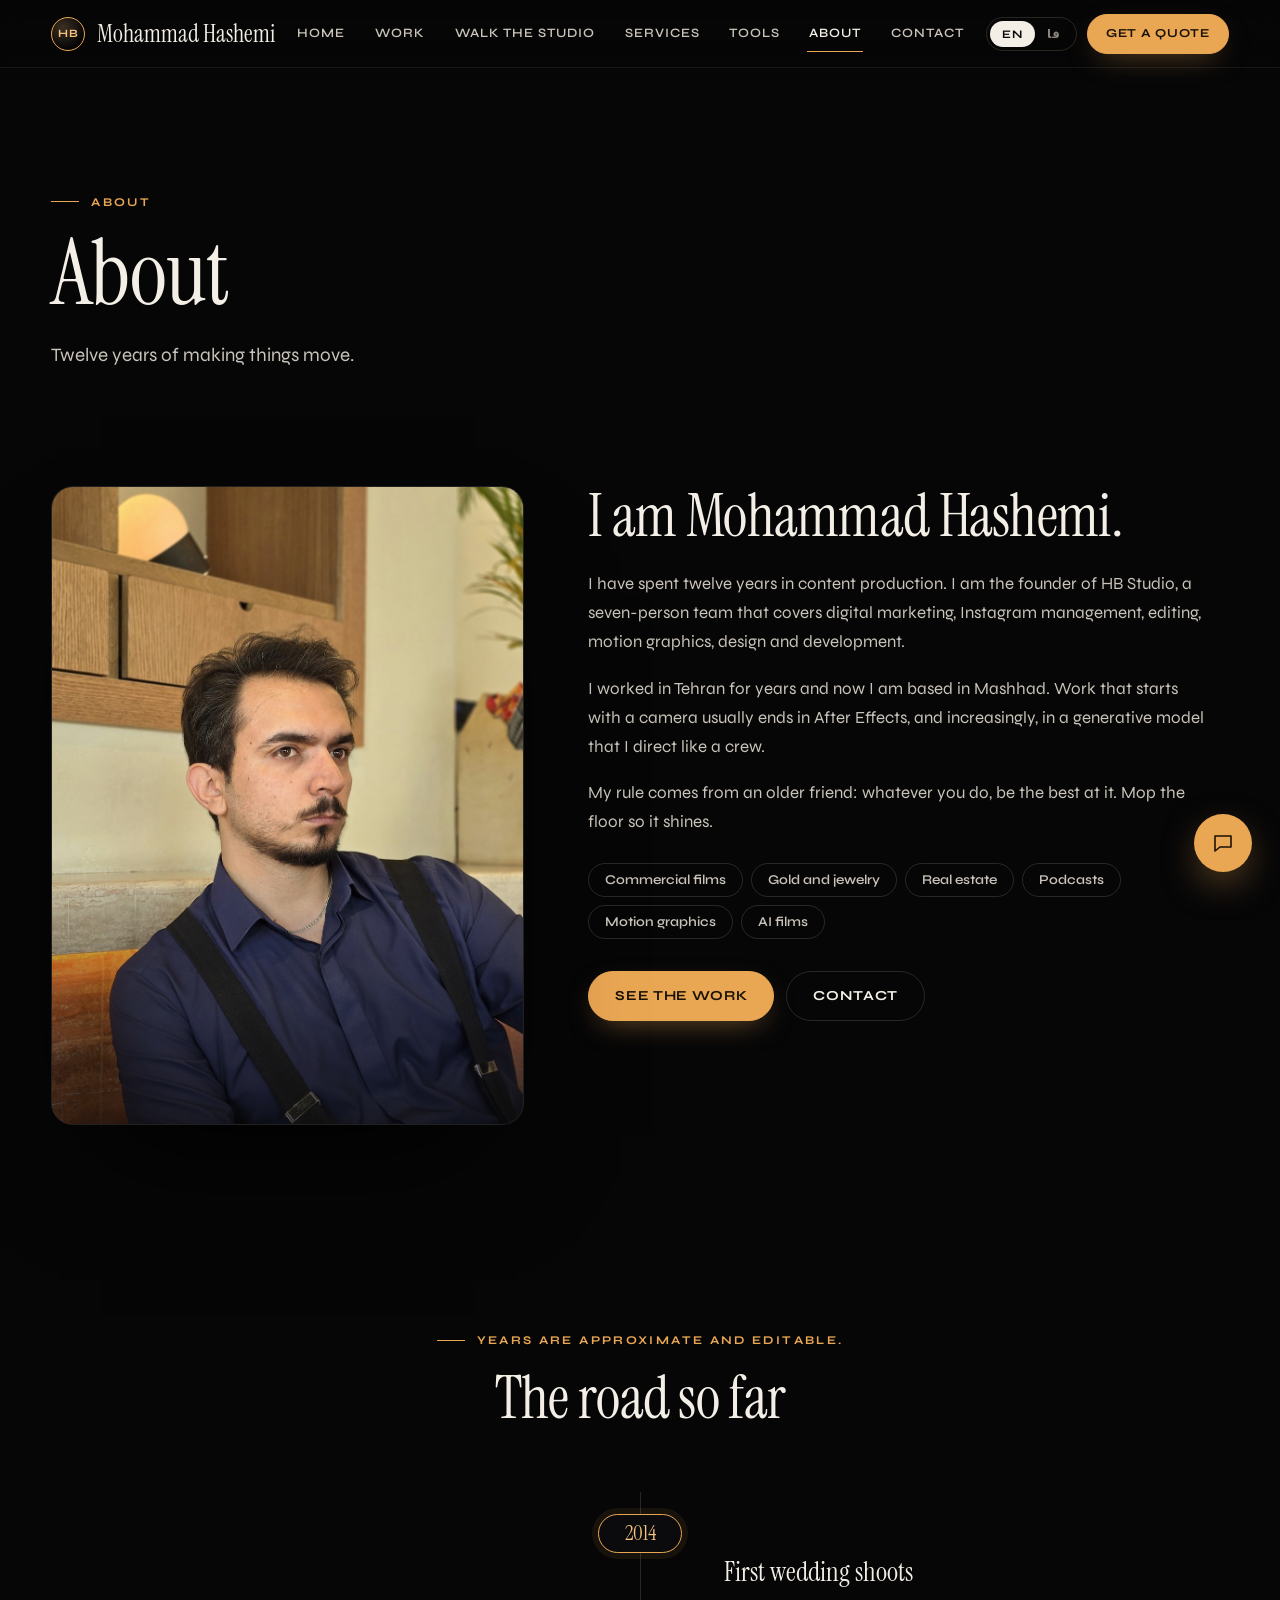
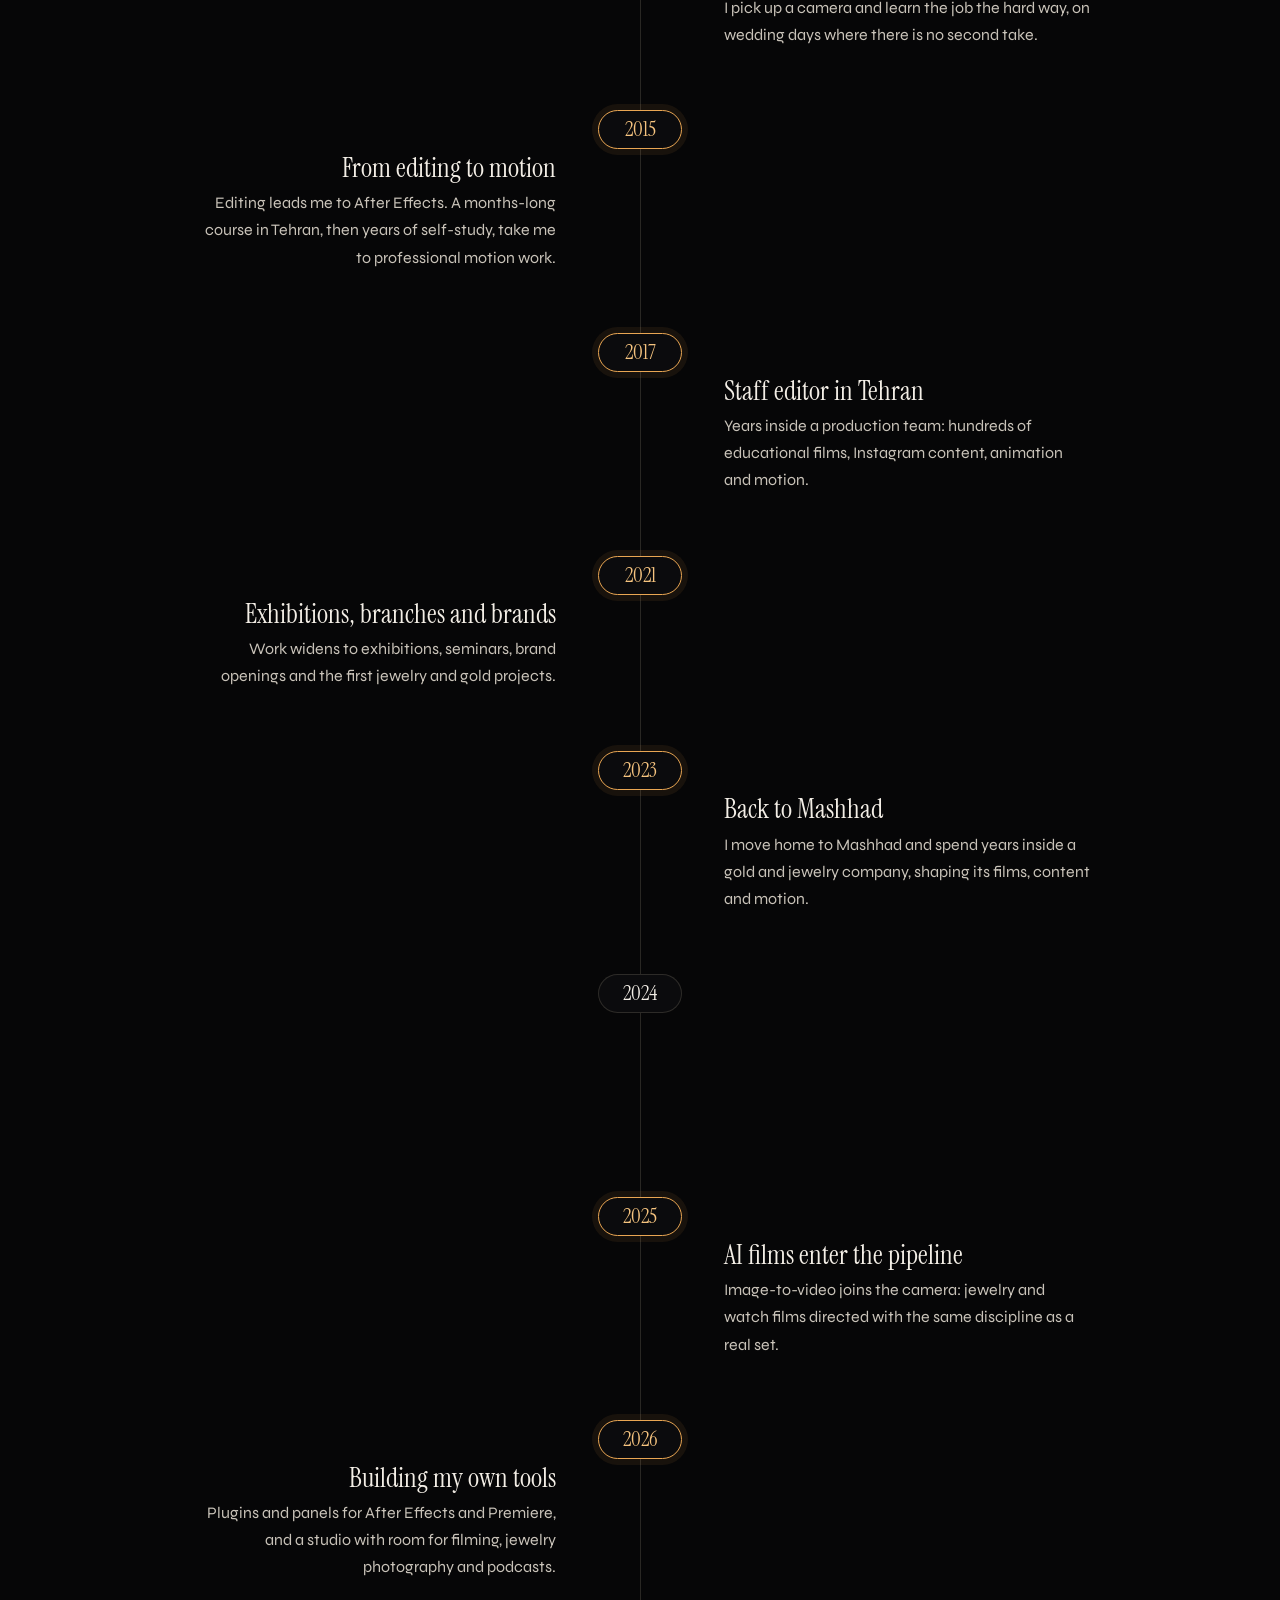
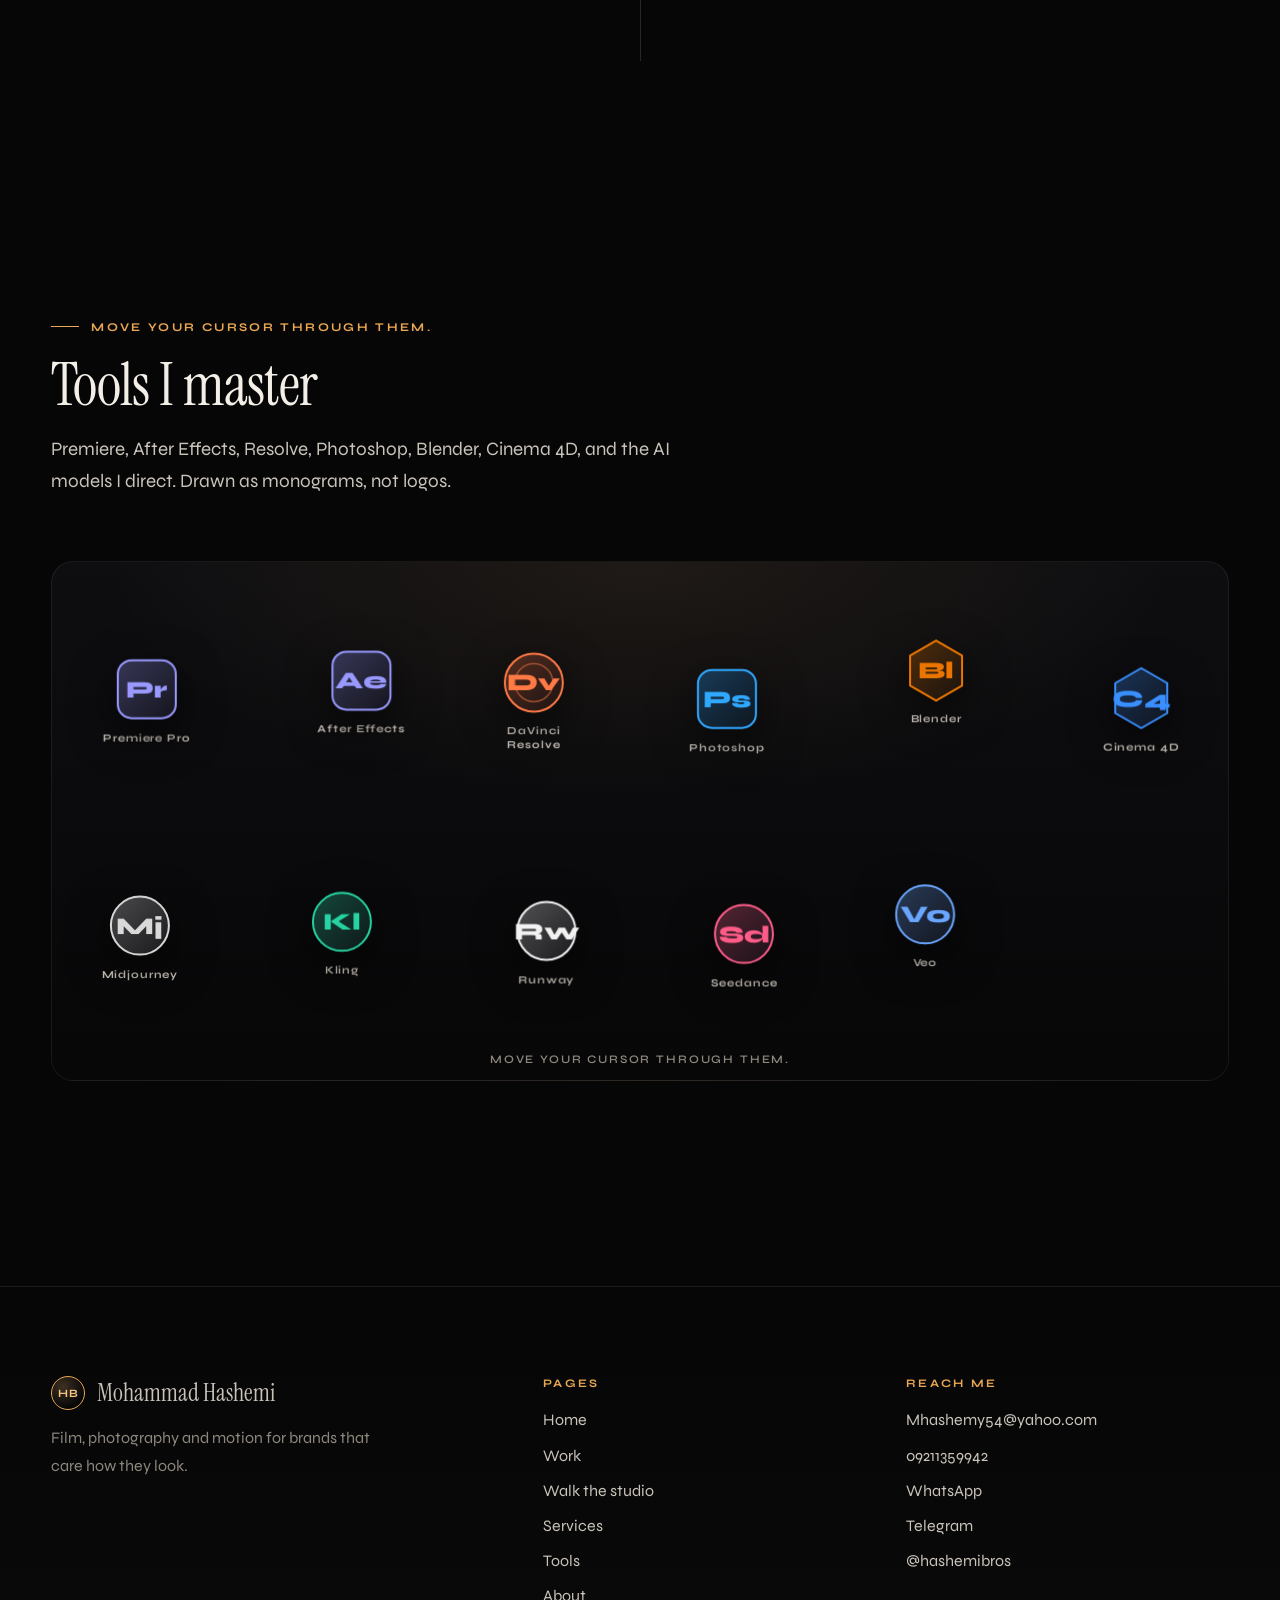
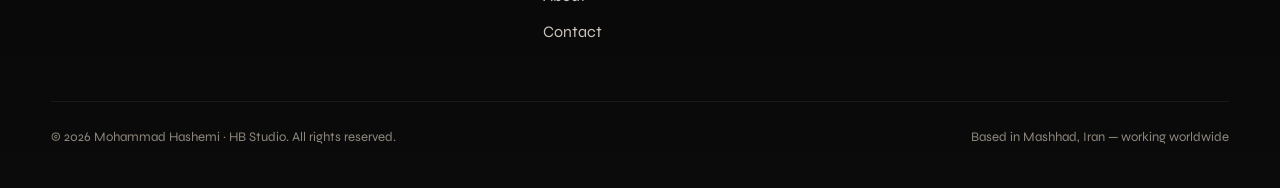
<file: about.html>
<!doctype html>
<html lang="en" dir="ltr">
<head>
<meta charset="utf-8">
<meta name="viewport" content="width=device-width,initial-scale=1,viewport-fit=cover">
<title>About — Mohammad Hashemi</title>
<meta name="description" content="Mohammad Hashemi: twelve years in content production, founder of HB Studio, a seven-person team. Based in Mashhad, after years in Tehran.">
<meta name="hb-title" content="About">
<meta name="theme-color" content="#060607">
<link rel="canonical" href="https://mhashemy19-cmd.github.io/hb-portfolio/about.html">
<meta property="og:type" content="website"><meta property="og:title" content="About — Mohammad Hashemi"><meta property="og:description" content="Mohammad Hashemi: twelve years in content production, founder of HB Studio, a seven-person team. Based in Mashhad, after years in Tehran."><meta property="og:image" content="https://mhashemy19-cmd.github.io/hb-portfolio/content/media/portrait-2.jpg"><meta property="og:url" content="https://mhashemy19-cmd.github.io/hb-portfolio/about.html">
<meta name="twitter:card" content="summary_large_image">
<link rel="icon" href="assets/img/favicon.svg" type="image/svg+xml">
<link rel="preconnect" href="https://fonts.googleapis.com"><link rel="preconnect" href="https://fonts.gstatic.com" crossorigin>
<link rel="stylesheet" href="https://fonts.googleapis.com/css2?family=Instrument+Serif:ital@0;1&family=Lalezar&family=Syne:wght@400;500;600;700;800&family=Vazirmatn:wght@400;500;700&display=swap">
<link rel="stylesheet" href="assets/css/site.css">
</head>
<body data-page="about">
<div id="site-header"></div>
<main id="main">
<section class="page-head" data-intro><div class="wrap"><span class="eyebrow" data-ui="nav.about">About</span><h1 class="display" style="margin-top:16px" data-t="about.title">About</h1><p class="lead" data-t="about.sub">Twelve years of making things move.</p></div></section>
<section class="section tight"><div class="wrap about-grid">
 <figure class="portrait rv"><img data-img="about.portrait" data-alt="about.portraitAlt" src="content/media/portrait-2.jpg" alt="Portrait of Mohammad Hashemi" width="1013" height="1800"></figure>
 <div class="bio rv"><h2 class="display" style="margin-bottom:24px" data-t="about.heading">I am Mohammad Hashemi.</h2><div id="bio"><p>I have spent twelve years in content production. I am the founder of HB Studio, a seven-person team that covers digital marketing, Instagram management, editing, motion graphics, design and development.</p><p>I worked in Tehran for years and now I am based in Mashhad. Work that starts with a camera usually ends in After Effects, and increasingly, in a generative model that I direct like a crew.</p><p>My rule comes from an older friend: whatever you do, be the best at it. Mop the floor so it shines.</p></div><div class="tags" id="specs"><span class="tag">Commercial films</span><span class="tag">Gold and jewelry</span><span class="tag">Real estate</span><span class="tag">Podcasts</span><span class="tag">Motion graphics</span><span class="tag">AI films</span></div>
  <div class="row" style="margin-top:32px"><a class="btn" href="work.html" data-ui="cta.work">See the work</a><a class="btn ghost" href="contact.html" data-ui="nav.contact">Contact</a></div></div>
</div></section>
<section class="section"><div class="wrap"><div class="sec-head rv" style="align-items:center;text-align:center;margin-inline:auto"><span class="eyebrow" data-t="about.timelineNote">Years are approximate and editable.</span><h2 class="display" data-t="about.timelineTitle">The road so far</h2></div>
 <div class="timeline" id="timeline"><div class="tl-item in"><div class="tl-year" data-editable="about.timeline.0.year">2014</div><div class="tl-card"><h3 data-editable="about.timeline.0.title">First wedding shoots</h3><p data-editable="about.timeline.0.text">I pick up a camera and learn the job the hard way, on wedding days where there is no second take.</p></div></div><div class="tl-item in"><div class="tl-year" data-editable="about.timeline.1.year">2015</div><div class="tl-card"><h3 data-editable="about.timeline.1.title">From editing to motion</h3><p data-editable="about.timeline.1.text">Editing leads me to After Effects. A months-long course in Tehran, then years of self-study, take me to professional motion work.</p></div></div><div class="tl-item in"><div class="tl-year" data-editable="about.timeline.2.year">2017</div><div class="tl-card"><h3 data-editable="about.timeline.2.title">Staff editor in Tehran</h3><p data-editable="about.timeline.2.text">Years inside a production team: hundreds of educational films, Instagram content, animation and motion.</p></div></div><div class="tl-item in"><div class="tl-year" data-editable="about.timeline.3.year">2021</div><div class="tl-card"><h3 data-editable="about.timeline.3.title">Exhibitions, branches and brands</h3><p data-editable="about.timeline.3.text">Work widens to exhibitions, seminars, brand openings and the first jewelry and gold projects.</p></div></div><div class="tl-item in"><div class="tl-year" data-editable="about.timeline.4.year">2023</div><div class="tl-card"><h3 data-editable="about.timeline.4.title">Back to Mashhad</h3><p data-editable="about.timeline.4.text">I move home to Mashhad and spend years inside a gold and jewelry company, shaping its films, content and motion.</p></div></div><div class="tl-item in"><div class="tl-year" data-editable="about.timeline.5.year">2024</div><div class="tl-card"><h3 data-editable="about.timeline.5.title">HB Studio is founded</h3><p data-editable="about.timeline.5.text">A studio of my own, then a team of seven: marketing, Instagram, editing, motion, design and development.</p></div></div><div class="tl-item in"><div class="tl-year" data-editable="about.timeline.6.year">2025</div><div class="tl-card"><h3 data-editable="about.timeline.6.title">AI films enter the pipeline</h3><p data-editable="about.timeline.6.text">Image-to-video joins the camera: jewelry and watch films directed with the same discipline as a real set.</p></div></div><div class="tl-item in"><div class="tl-year" data-editable="about.timeline.7.year">2026</div><div class="tl-card"><h3 data-editable="about.timeline.7.title">Building my own tools</h3><p data-editable="about.timeline.7.text">Plugins and panels for After Effects and Premiere, and a studio with room for filming, jewelry photography and podcasts.</p></div></div></div></div></section>
<section class="section"><div class="wrap"><div class="sec-head rv"><span class="eyebrow" data-ui="about.toolsHint">Move your cursor through them.</span><h2 class="display" data-t="about.toolsTitle">Tools I master</h2><p class="lead" data-t="about.toolsSub">Premiere, After Effects, Resolve, Photoshop, Blender, Cinema 4D, and the AI models I direct. Drawn as monograms, not logos.</p></div>
 <div class="float-wrap" id="float" role="group" aria-label="Tools I master"><div class="tags" style="padding:24px"><span class="tag">Premiere Pro</span><span class="tag">After Effects</span><span class="tag">DaVinci Resolve</span><span class="tag">Photoshop</span><span class="tag">Blender</span><span class="tag">Cinema 4D</span><span class="tag">Midjourney</span><span class="tag">Kling</span><span class="tag">Runway</span><span class="tag">Seedance</span><span class="tag">Veo</span></div></div></div></section>
</main>
<div id="site-footer"></div>
<script src="https://cdnjs.cloudflare.com/ajax/libs/gsap/3.12.5/gsap.min.js"></script>
<script src="assets/js/site.js"></script>
</body>
</html>
</file>
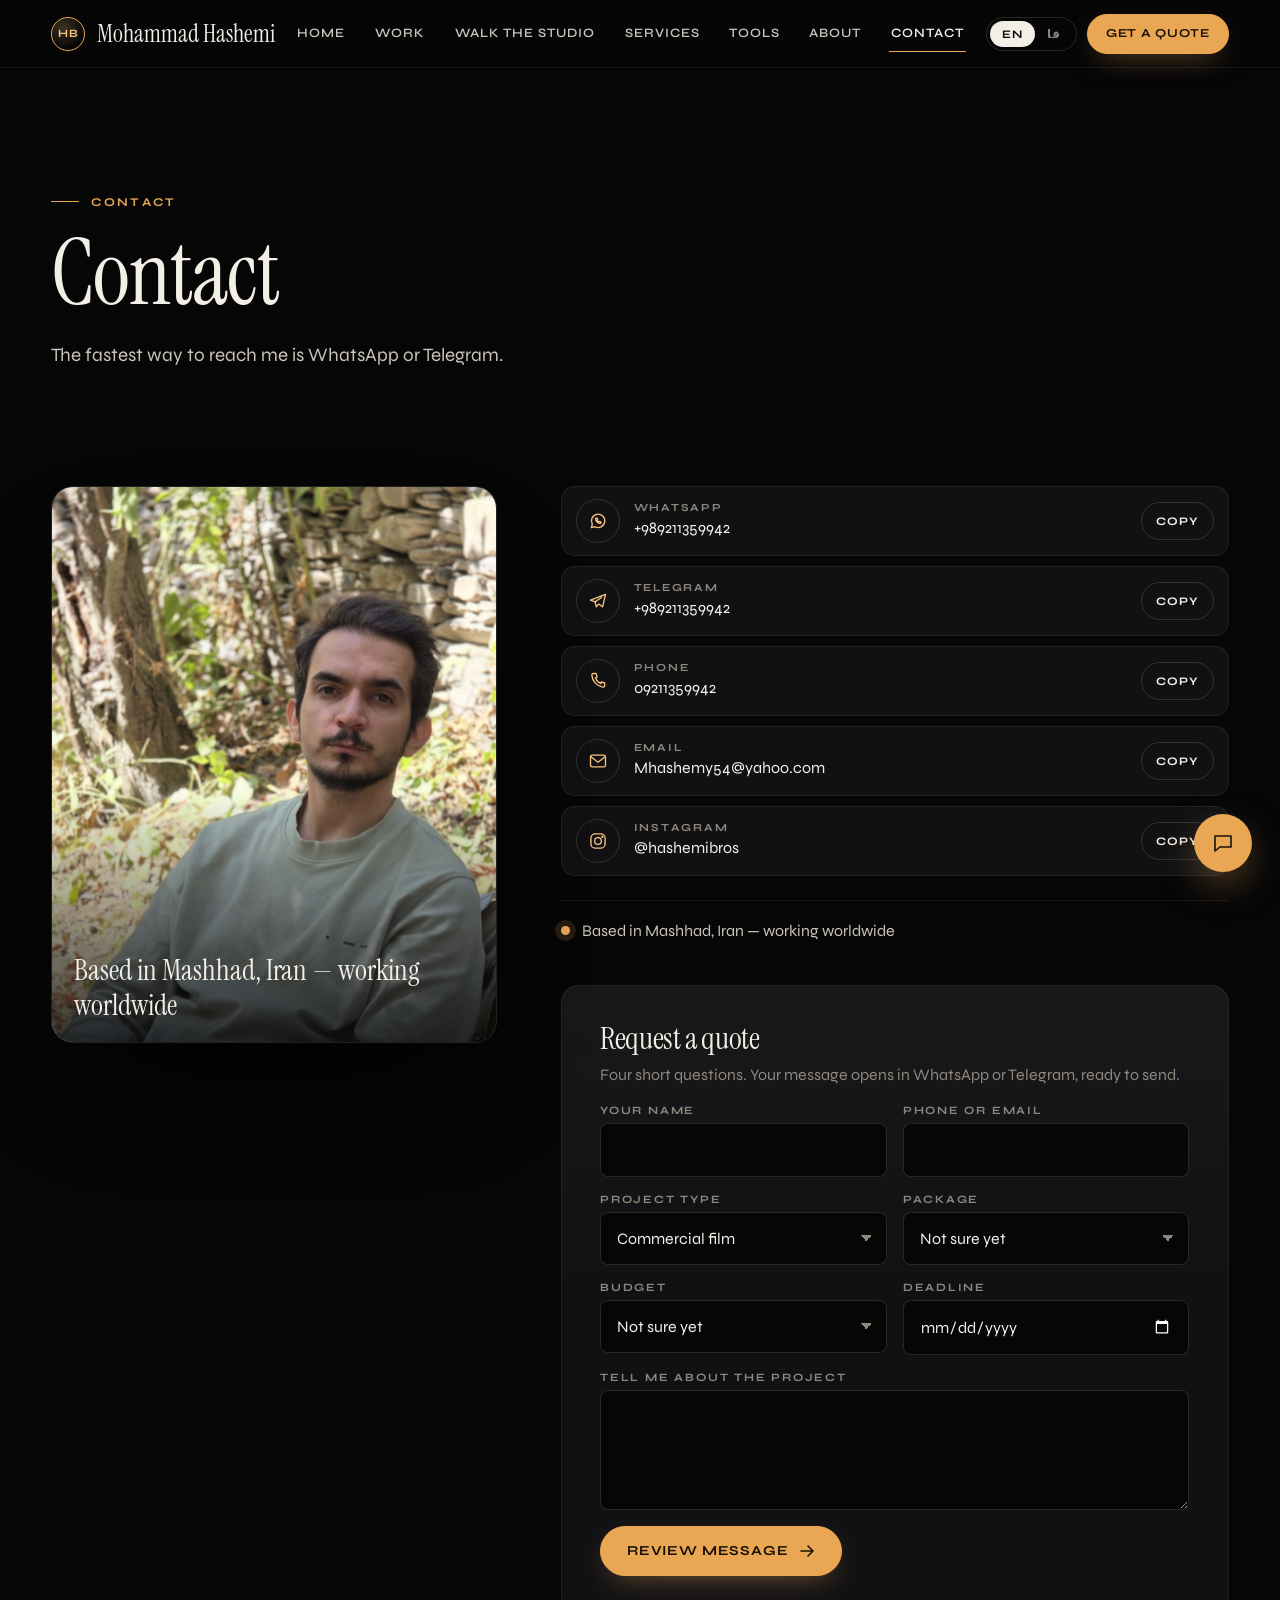
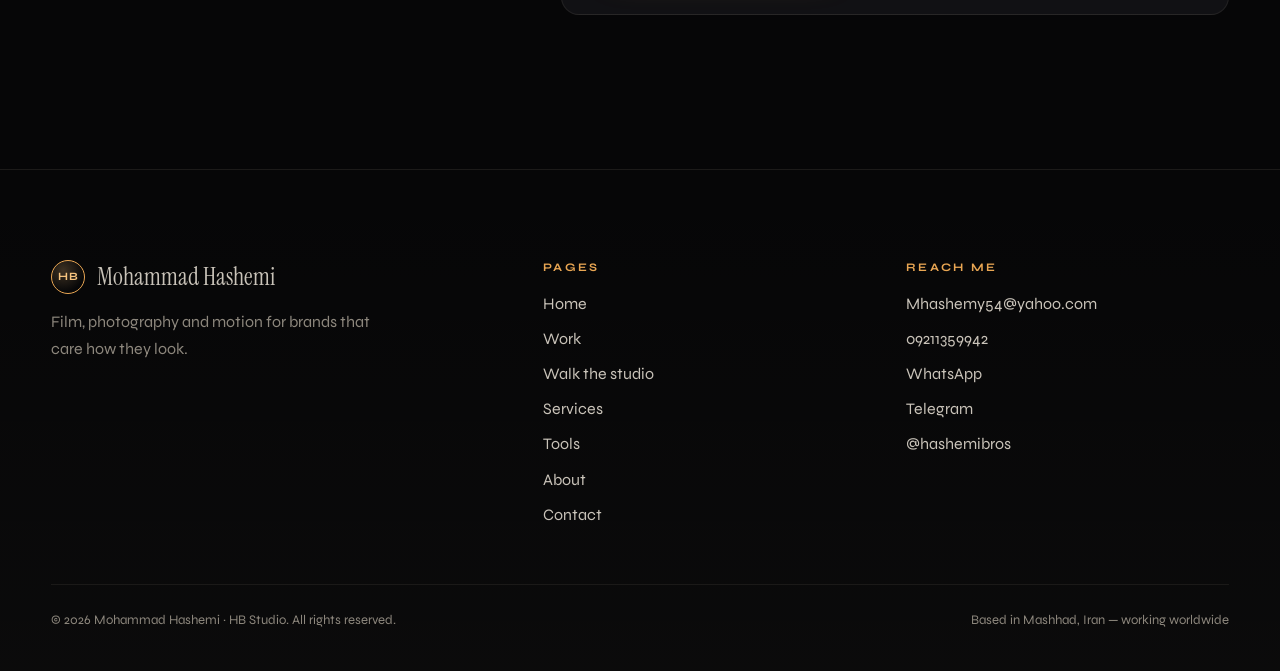
<file: contact.html>
<!doctype html>
<html lang="en" dir="ltr">
<head>
<meta charset="utf-8">
<meta name="viewport" content="width=device-width,initial-scale=1,viewport-fit=cover">
<title>Contact — Mohammad Hashemi</title>
<meta name="description" content="Contact Mohammad Hashemi on WhatsApp, Telegram, email or Instagram, or send a quote request. Based in Mashhad, Iran, working worldwide.">
<meta name="hb-title" content="Contact">
<meta name="theme-color" content="#060607">
<link rel="canonical" href="https://mhashemy19-cmd.github.io/hb-portfolio/contact.html">
<meta property="og:type" content="website"><meta property="og:title" content="Contact — Mohammad Hashemi"><meta property="og:description" content="Contact Mohammad Hashemi on WhatsApp, Telegram, email or Instagram, or send a quote request. Based in Mashhad, Iran, working worldwide."><meta property="og:image" content="https://mhashemy19-cmd.github.io/hb-portfolio/content/media/portrait-3.jpg"><meta property="og:url" content="https://mhashemy19-cmd.github.io/hb-portfolio/contact.html">
<meta name="twitter:card" content="summary_large_image">
<link rel="icon" href="assets/img/favicon.svg" type="image/svg+xml">
<link rel="preconnect" href="https://fonts.googleapis.com"><link rel="preconnect" href="https://fonts.gstatic.com" crossorigin>
<link rel="stylesheet" href="https://fonts.googleapis.com/css2?family=Instrument+Serif:ital@0;1&family=Lalezar&family=Syne:wght@400;500;600;700;800&family=Vazirmatn:wght@400;500;700&display=swap">
<link rel="stylesheet" href="assets/css/site.css">
</head>
<body data-page="contact">
<div id="site-header"></div>
<main id="main">
<section class="page-head" data-intro><div class="wrap"><span class="eyebrow" data-ui="nav.contact">Contact</span><h1 class="display" style="margin-top:16px" data-t="contactPage.title">Contact</h1><p class="lead" data-t="contactPage.sub">The fastest way to reach me is WhatsApp or Telegram.</p></div></section>
<section class="section tight"><div class="wrap contact-grid">
 <figure class="big-img rv"><img data-img="contactPage.image" data-alt="contactPage.imageAlt" src="content/media/portrait-3.jpg" alt="Mohammad Hashemi outdoors" width="1013" height="1800"><figcaption data-t="contact.location">Based in Mashhad, Iran — working worldwide</figcaption></figure>
 <div class="rv"><div id="methods"><ul><li>Mhashemy54@yahoo.com</li><li>09211359942</li><li>@hashemibros</li></ul></div><p class="based"><i></i><span data-t="contact.location">Based in Mashhad, Iran — working worldwide</span></p>
 <div id="quote" style="scroll-margin-top:90px;margin-top:24px"><div id="quote-host"></div></div></div>
</div></section>
</main>
<div id="site-footer"></div>
<script src="https://cdnjs.cloudflare.com/ajax/libs/gsap/3.12.5/gsap.min.js"></script>
<script src="assets/js/site.js"></script>
</body>
</html>
</file>
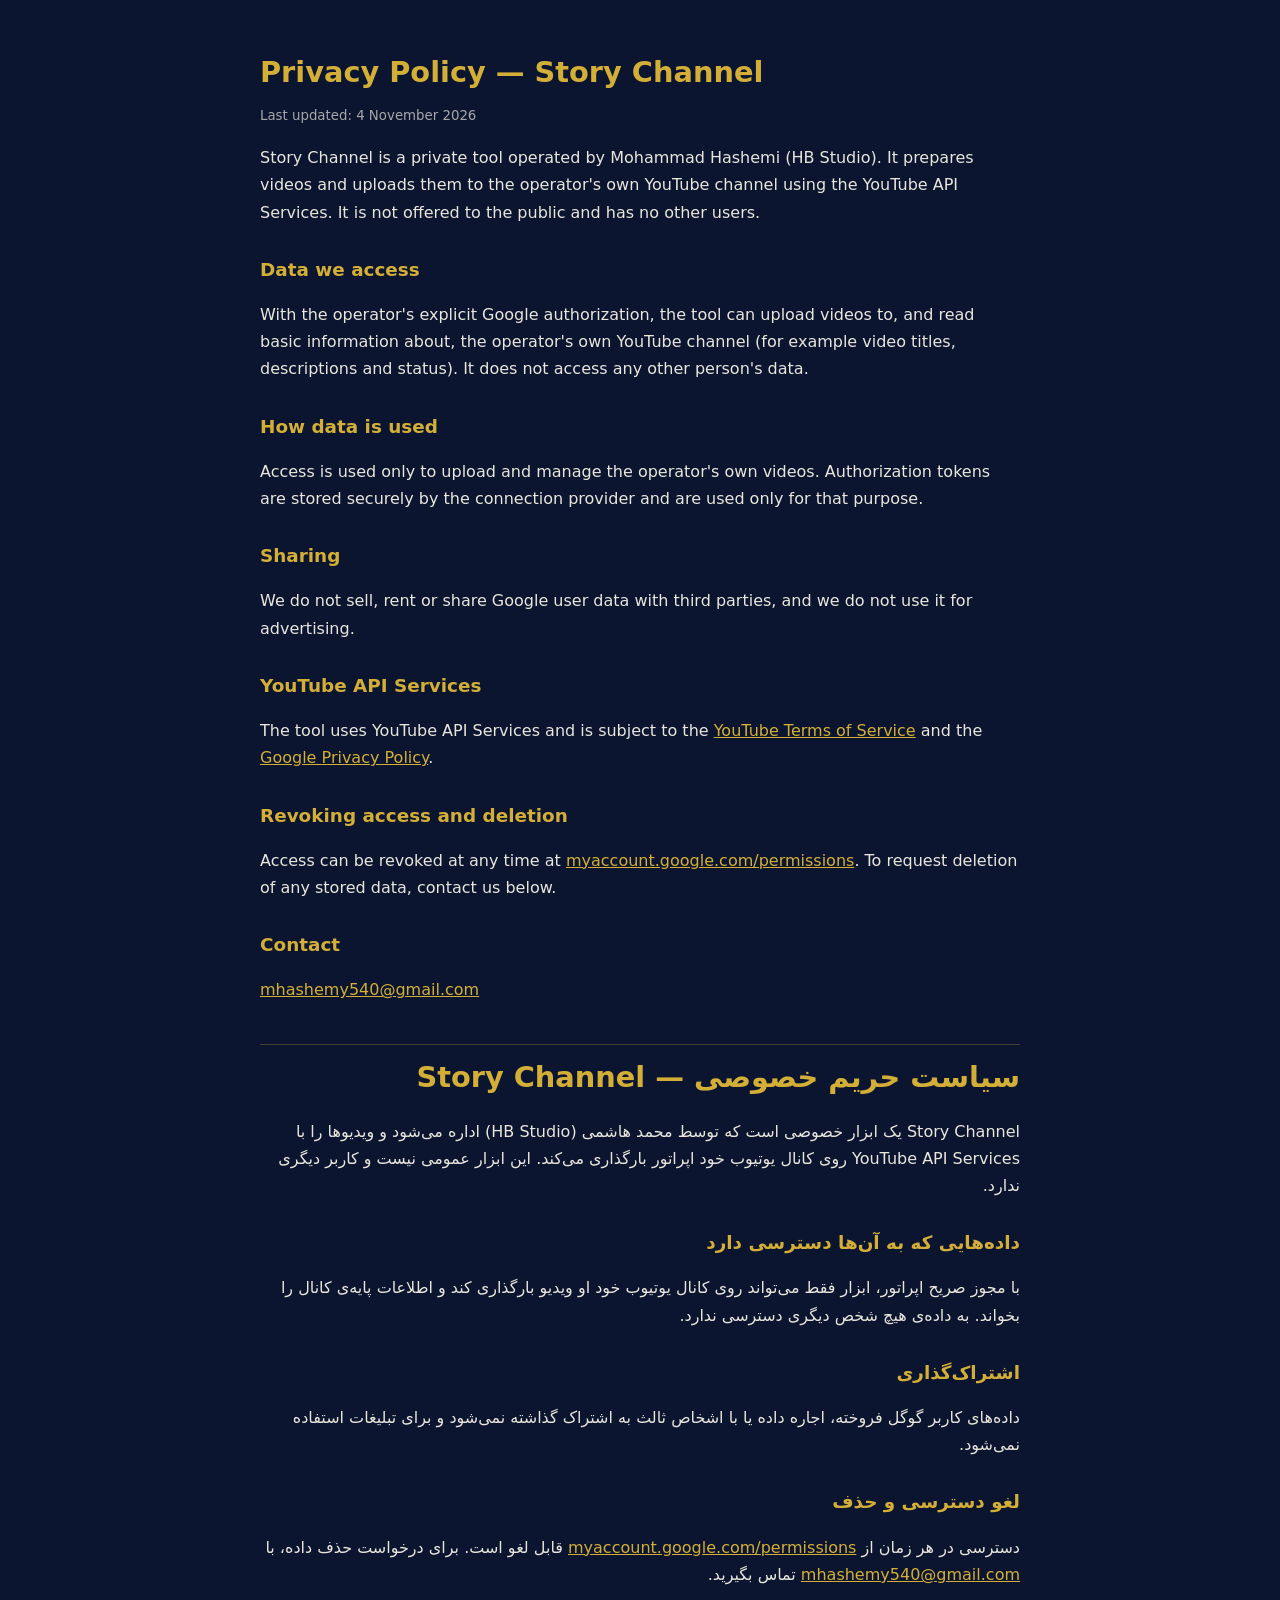
<file: privacy.html>
<!doctype html>
<html lang="en">
<head>
<meta charset="utf-8">
<meta name="viewport" content="width=device-width, initial-scale=1">
<title>Privacy Policy — Story Channel | Mohammad Hashemi</title>
<meta name="description" content="Privacy policy for Story Channel, a private tool that uploads videos to its owner's own YouTube channel.">
<style>
  body{margin:0;background:#0b1530;color:#e9e6dc;font:16px/1.7 system-ui,-apple-system,Segoe UI,Roboto,sans-serif}
  main{max-width:760px;margin:0 auto;padding:48px 20px}
  h1{color:#d4af37;font-size:1.8rem;margin:0 0 4px}
  h2{color:#d4af37;font-size:1.15rem;margin:28px 0 6px}
  a{color:#d4af37}
  .fa{direction:rtl;text-align:right;border-top:1px solid #d4af3744;margin-top:40px;padding-top:8px}
  small{opacity:.7}
</style>
</head>
<body>
<main>
<h1>Privacy Policy — Story Channel</h1>
<small>Last updated: 4 November 2026</small>

<p>Story Channel is a private tool operated by Mohammad Hashemi (HB Studio). It prepares videos and uploads them to the operator's own YouTube channel using the YouTube API Services. It is not offered to the public and has no other users.</p>

<h2>Data we access</h2>
<p>With the operator's explicit Google authorization, the tool can upload videos to, and read basic information about, the operator's own YouTube channel (for example video titles, descriptions and status). It does not access any other person's data.</p>

<h2>How data is used</h2>
<p>Access is used only to upload and manage the operator's own videos. Authorization tokens are stored securely by the connection provider and are used only for that purpose.</p>

<h2>Sharing</h2>
<p>We do not sell, rent or share Google user data with third parties, and we do not use it for advertising.</p>

<h2>YouTube API Services</h2>
<p>The tool uses YouTube API Services and is subject to the <a href="https://www.youtube.com/t/terms">YouTube Terms of Service</a> and the <a href="https://policies.google.com/privacy">Google Privacy Policy</a>.</p>

<h2>Revoking access and deletion</h2>
<p>Access can be revoked at any time at <a href="https://myaccount.google.com/permissions">myaccount.google.com/permissions</a>. To request deletion of any stored data, contact us below.</p>

<h2>Contact</h2>
<p><a href="mailto:mhashemy540@gmail.com">mhashemy540@gmail.com</a></p>

<div class="fa" lang="fa">
<h1>سیاست حریم خصوصی — Story Channel</h1>
<p>Story Channel یک ابزار خصوصی است که توسط محمد هاشمی (HB Studio) اداره می‌شود و ویدیوها را با YouTube API Services روی کانال یوتیوب خود اپراتور بارگذاری می‌کند. این ابزار عمومی نیست و کاربر دیگری ندارد.</p>
<h2>داده‌هایی که به آن‌ها دسترسی دارد</h2>
<p>با مجوز صریح اپراتور، ابزار فقط می‌تواند روی کانال یوتیوب خود او ویدیو بارگذاری کند و اطلاعات پایه‌ی کانال را بخواند. به داده‌ی هیچ شخص دیگری دسترسی ندارد.</p>
<h2>اشتراک‌گذاری</h2>
<p>داده‌های کاربر گوگل فروخته، اجاره داده یا با اشخاص ثالث به اشتراک گذاشته نمی‌شود و برای تبلیغات استفاده نمی‌شود.</p>
<h2>لغو دسترسی و حذف</h2>
<p>دسترسی در هر زمان از <a href="https://myaccount.google.com/permissions">myaccount.google.com/permissions</a> قابل لغو است. برای درخواست حذف داده، با <a href="mailto:mhashemy540@gmail.com">mhashemy540@gmail.com</a> تماس بگیرید.</p>
</div>
</main>
</body>
</html>
</file>
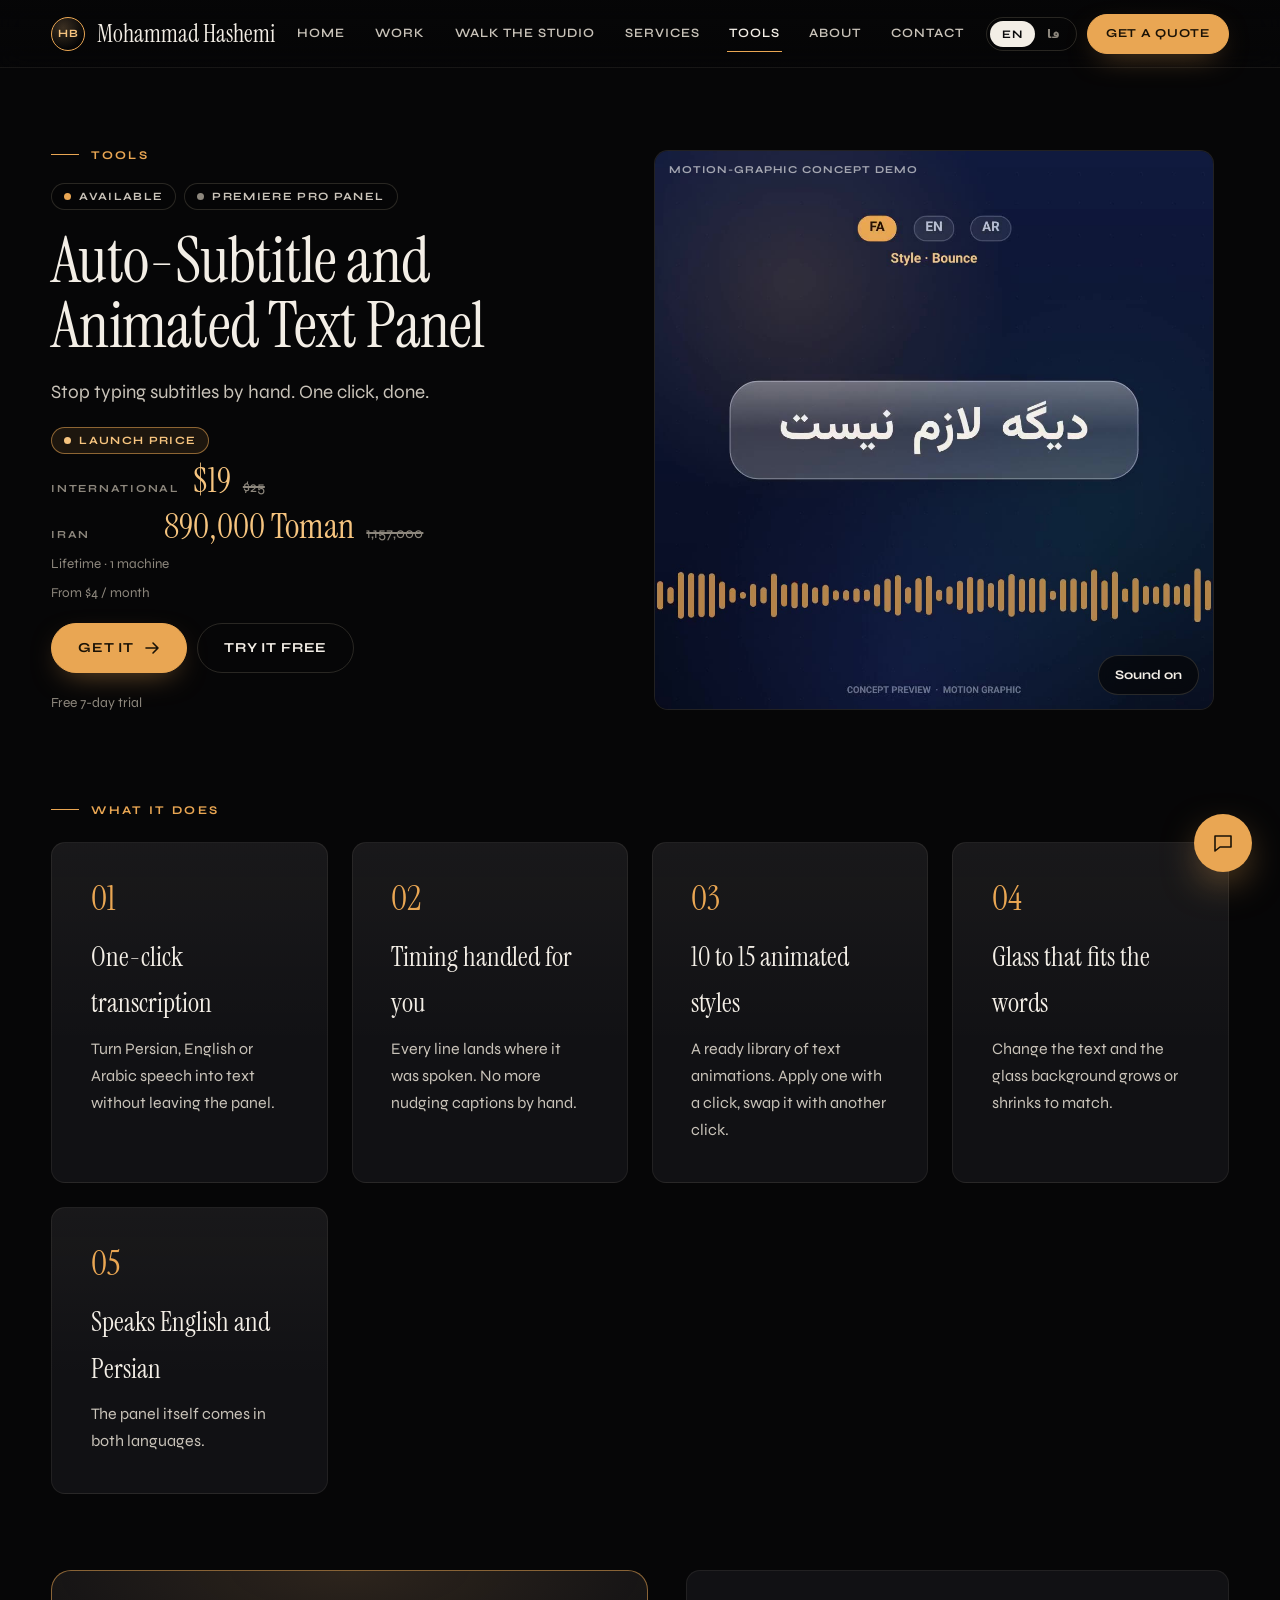
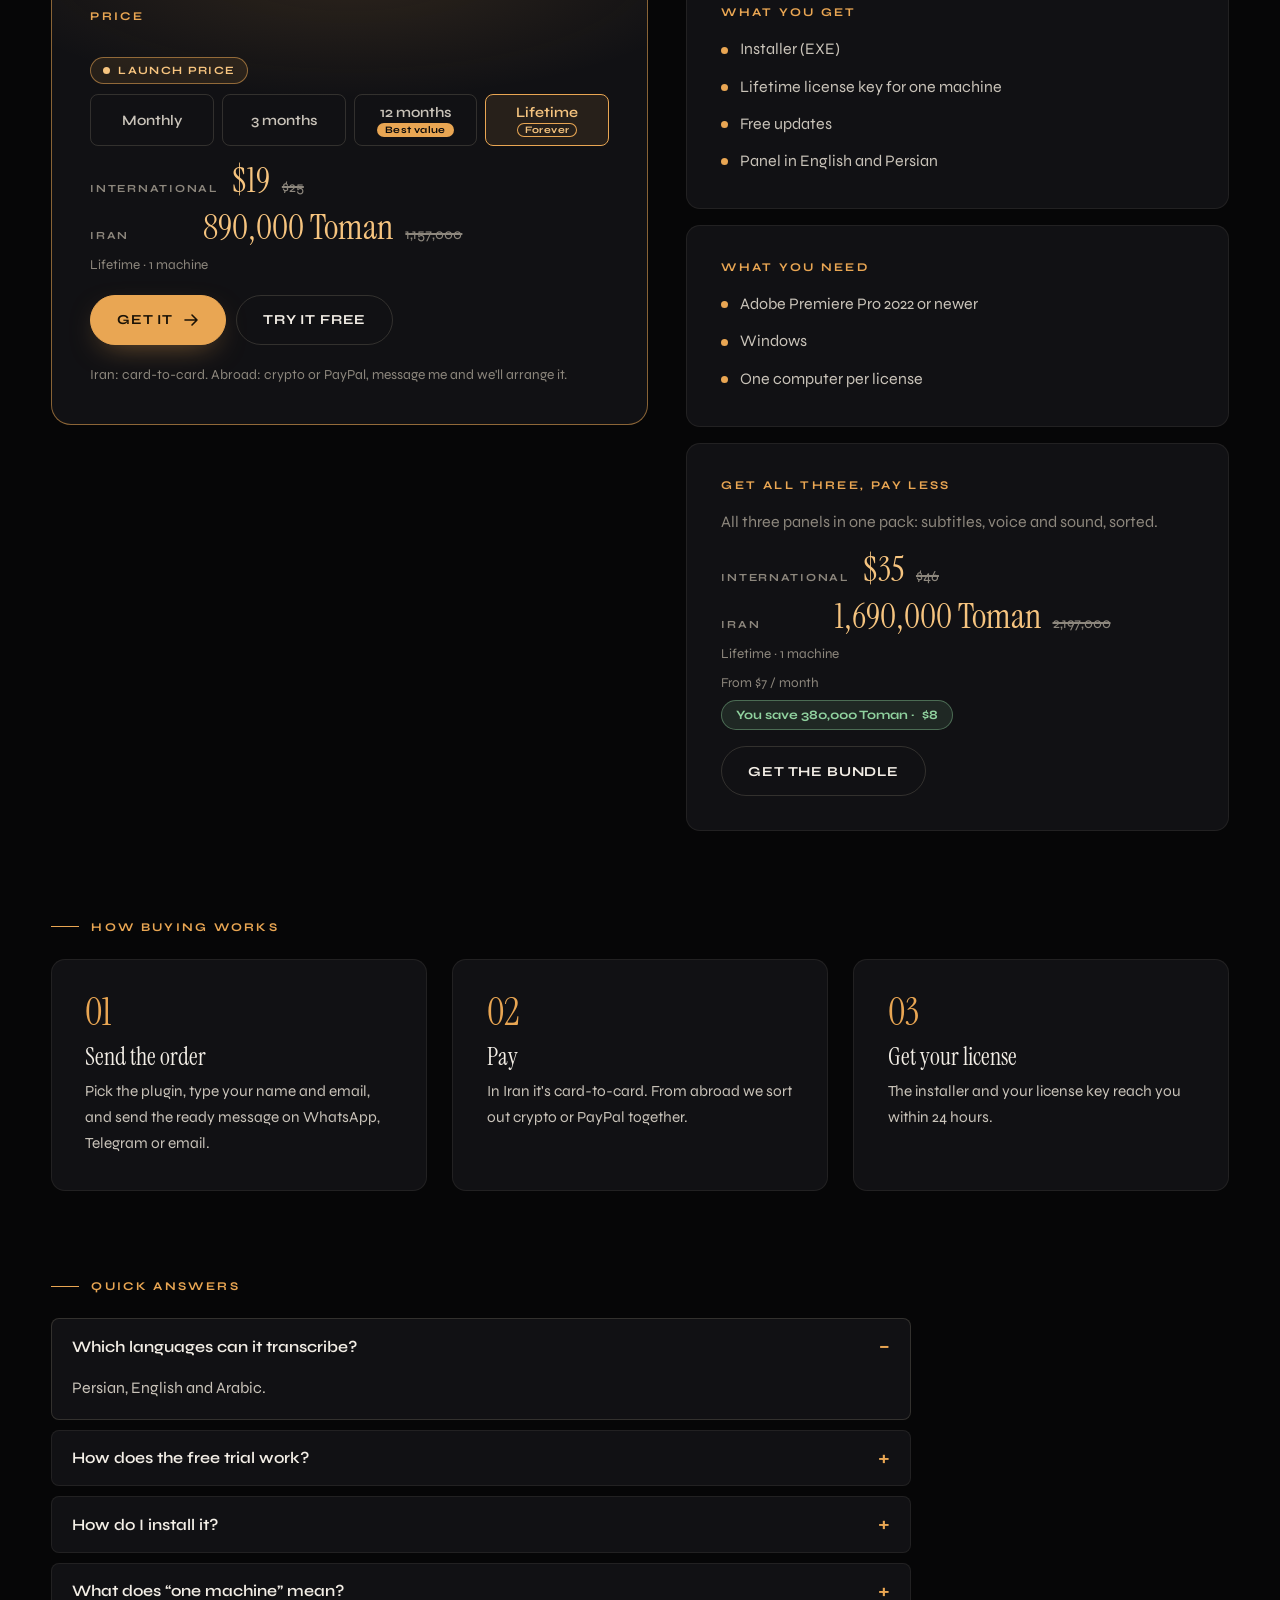
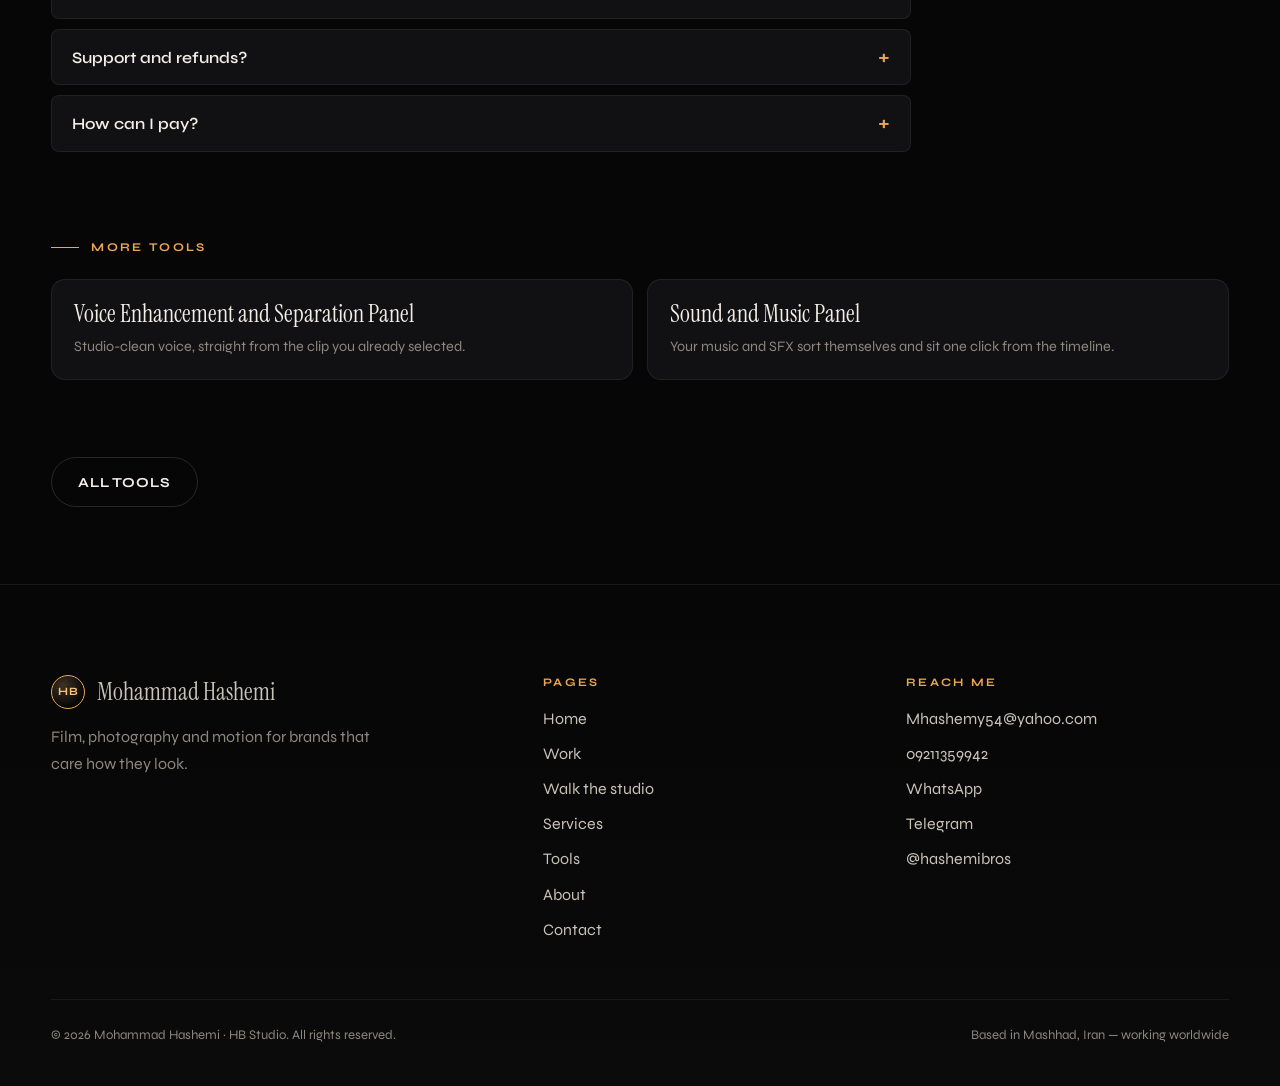
<file: product.html>
<!doctype html>
<html lang="en" dir="ltr">
<head>
<meta charset="utf-8">
<meta name="viewport" content="width=device-width,initial-scale=1,viewport-fit=cover">
<title>Plugin — Mohammad Hashemi</title>
<meta name="description" content="A Premiere Pro and After Effects plugin by Mohammad Hashemi and HB Studio: features, pricing, requirements and FAQ.">
<meta name="hb-title" content="Plugin">
<meta name="theme-color" content="#060607">
<link rel="canonical" href="https://mhashemy19-cmd.github.io/hb-portfolio/product.html">
<meta property="og:type" content="website"><meta property="og:title" content="Plugin — Mohammad Hashemi"><meta property="og:description" content="A Premiere Pro and After Effects plugin by Mohammad Hashemi and HB Studio: features, pricing, requirements and FAQ."><meta property="og:image" content="https://mhashemy19-cmd.github.io/hb-portfolio/content/media/portrait-1.jpg"><meta property="og:url" content="https://mhashemy19-cmd.github.io/hb-portfolio/product.html">
<meta name="twitter:card" content="summary_large_image">
<link rel="icon" href="assets/img/favicon.svg" type="image/svg+xml">
<link rel="preconnect" href="https://fonts.googleapis.com"><link rel="preconnect" href="https://fonts.gstatic.com" crossorigin>
<link rel="stylesheet" href="https://fonts.googleapis.com/css2?family=Instrument+Serif:ital@0;1&family=Lalezar&family=Syne:wght@400;500;600;700;800&family=Vazirmatn:wght@400;500;700&display=swap">
<link rel="stylesheet" href="assets/css/site.css">
</head>
<body data-page="product">
<div id="site-header"></div>
<main id="main"><div id="product"><div class="wrap page-head"><h1 class="display">Plugin</h1><p class="lead">Loading the product…</p><p><a class="btn ghost" href="tools.html">All tools</a></p></div></div></main>
<div id="site-footer"></div>
<script src="https://cdnjs.cloudflare.com/ajax/libs/gsap/3.12.5/gsap.min.js"></script>
<script src="assets/js/site.js"></script>
</body>
</html>
</file>
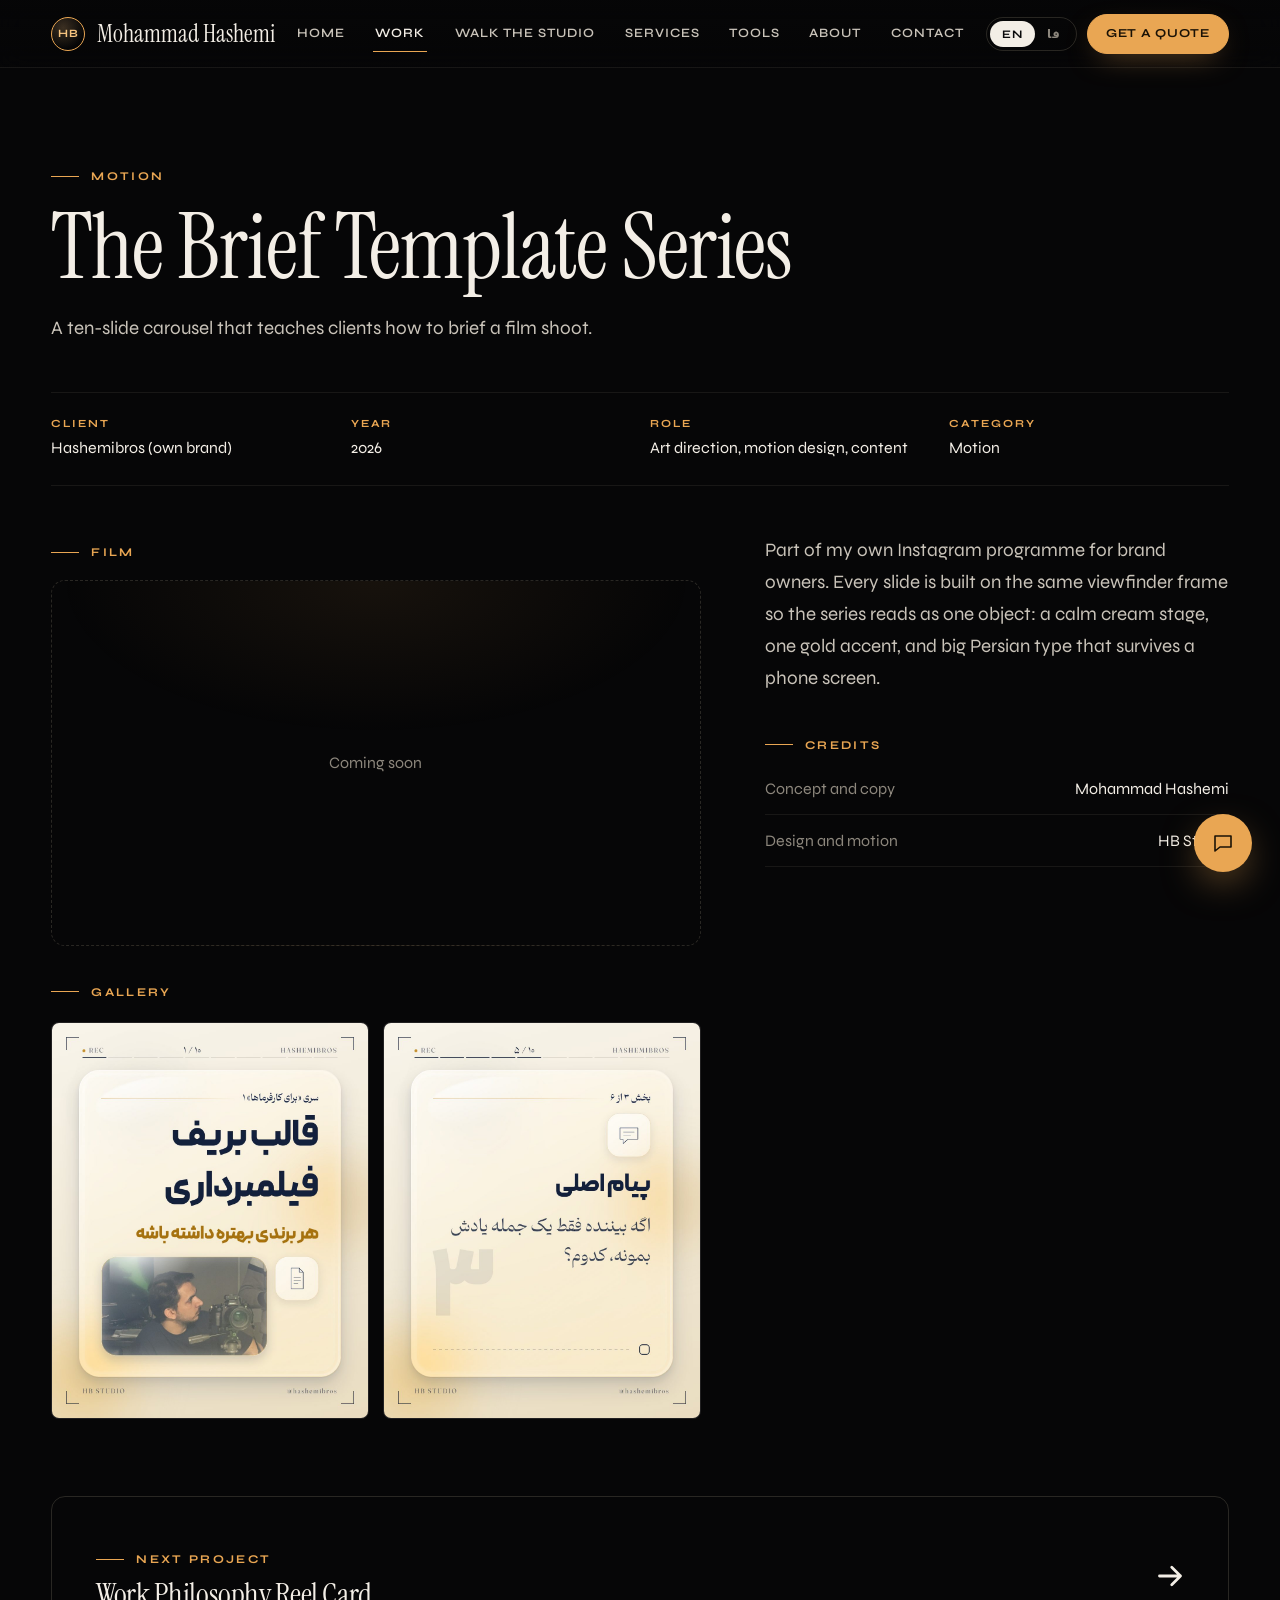
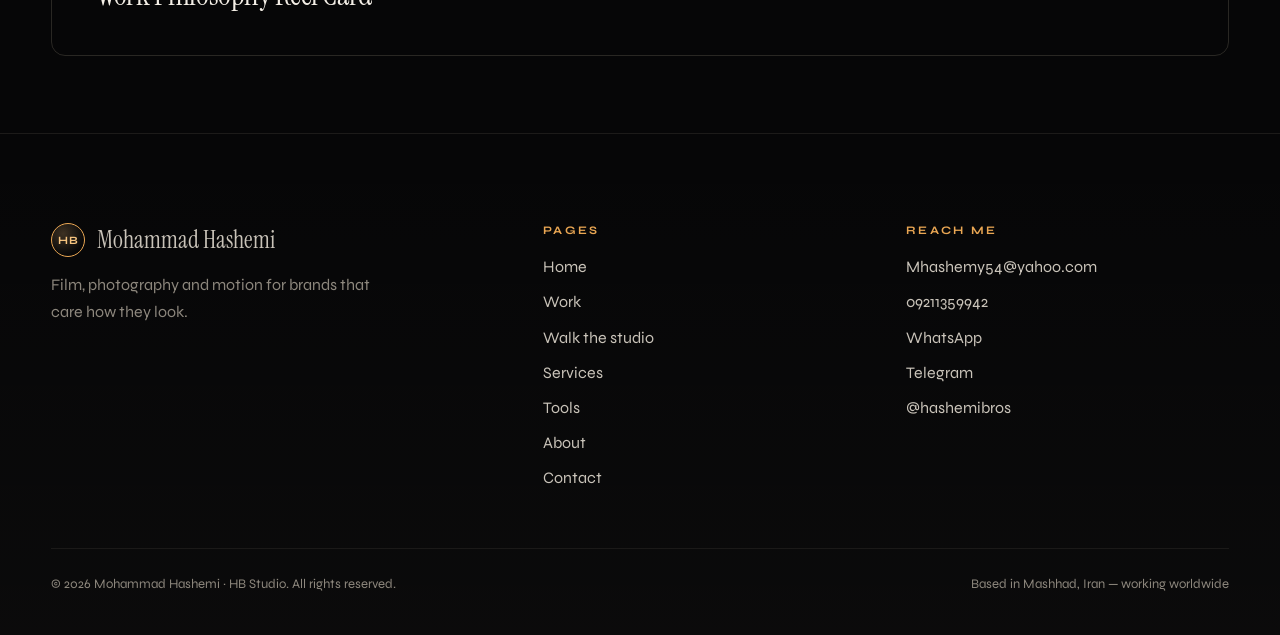
<file: project.html>
<!doctype html>
<html lang="en" dir="ltr">
<head>
<meta charset="utf-8">
<meta name="viewport" content="width=device-width,initial-scale=1,viewport-fit=cover">
<title>Project — Mohammad Hashemi</title>
<meta name="description" content="A project by Mohammad Hashemi and HB Studio: gallery, film, credits and description.">
<meta name="hb-title" content="Project">
<meta name="theme-color" content="#060607">
<link rel="canonical" href="https://mhashemy19-cmd.github.io/hb-portfolio/project.html">
<meta property="og:type" content="website"><meta property="og:title" content="Project — Mohammad Hashemi"><meta property="og:description" content="A project by Mohammad Hashemi and HB Studio: gallery, film, credits and description."><meta property="og:image" content="https://mhashemy19-cmd.github.io/hb-portfolio/content/media/portrait-1.jpg"><meta property="og:url" content="https://mhashemy19-cmd.github.io/hb-portfolio/project.html">
<meta name="twitter:card" content="summary_large_image">
<link rel="icon" href="assets/img/favicon.svg" type="image/svg+xml">
<link rel="preconnect" href="https://fonts.googleapis.com"><link rel="preconnect" href="https://fonts.gstatic.com" crossorigin>
<link rel="stylesheet" href="https://fonts.googleapis.com/css2?family=Instrument+Serif:ital@0;1&family=Lalezar&family=Syne:wght@400;500;600;700;800&family=Vazirmatn:wght@400;500;700&display=swap">
<link rel="stylesheet" href="assets/css/site.css">
</head>
<body data-page="project">
<div id="site-header"></div>
<main id="main"><div id="project"><div class="wrap page-head"><h1 class="display">Project</h1><p class="lead">Loading the project…</p><p><a class="btn ghost" href="work.html">All projects</a></p></div></div></main>
<div id="site-footer"></div>
<script src="https://cdnjs.cloudflare.com/ajax/libs/gsap/3.12.5/gsap.min.js"></script>
<script src="assets/js/site.js"></script>
</body>
</html>
</file>
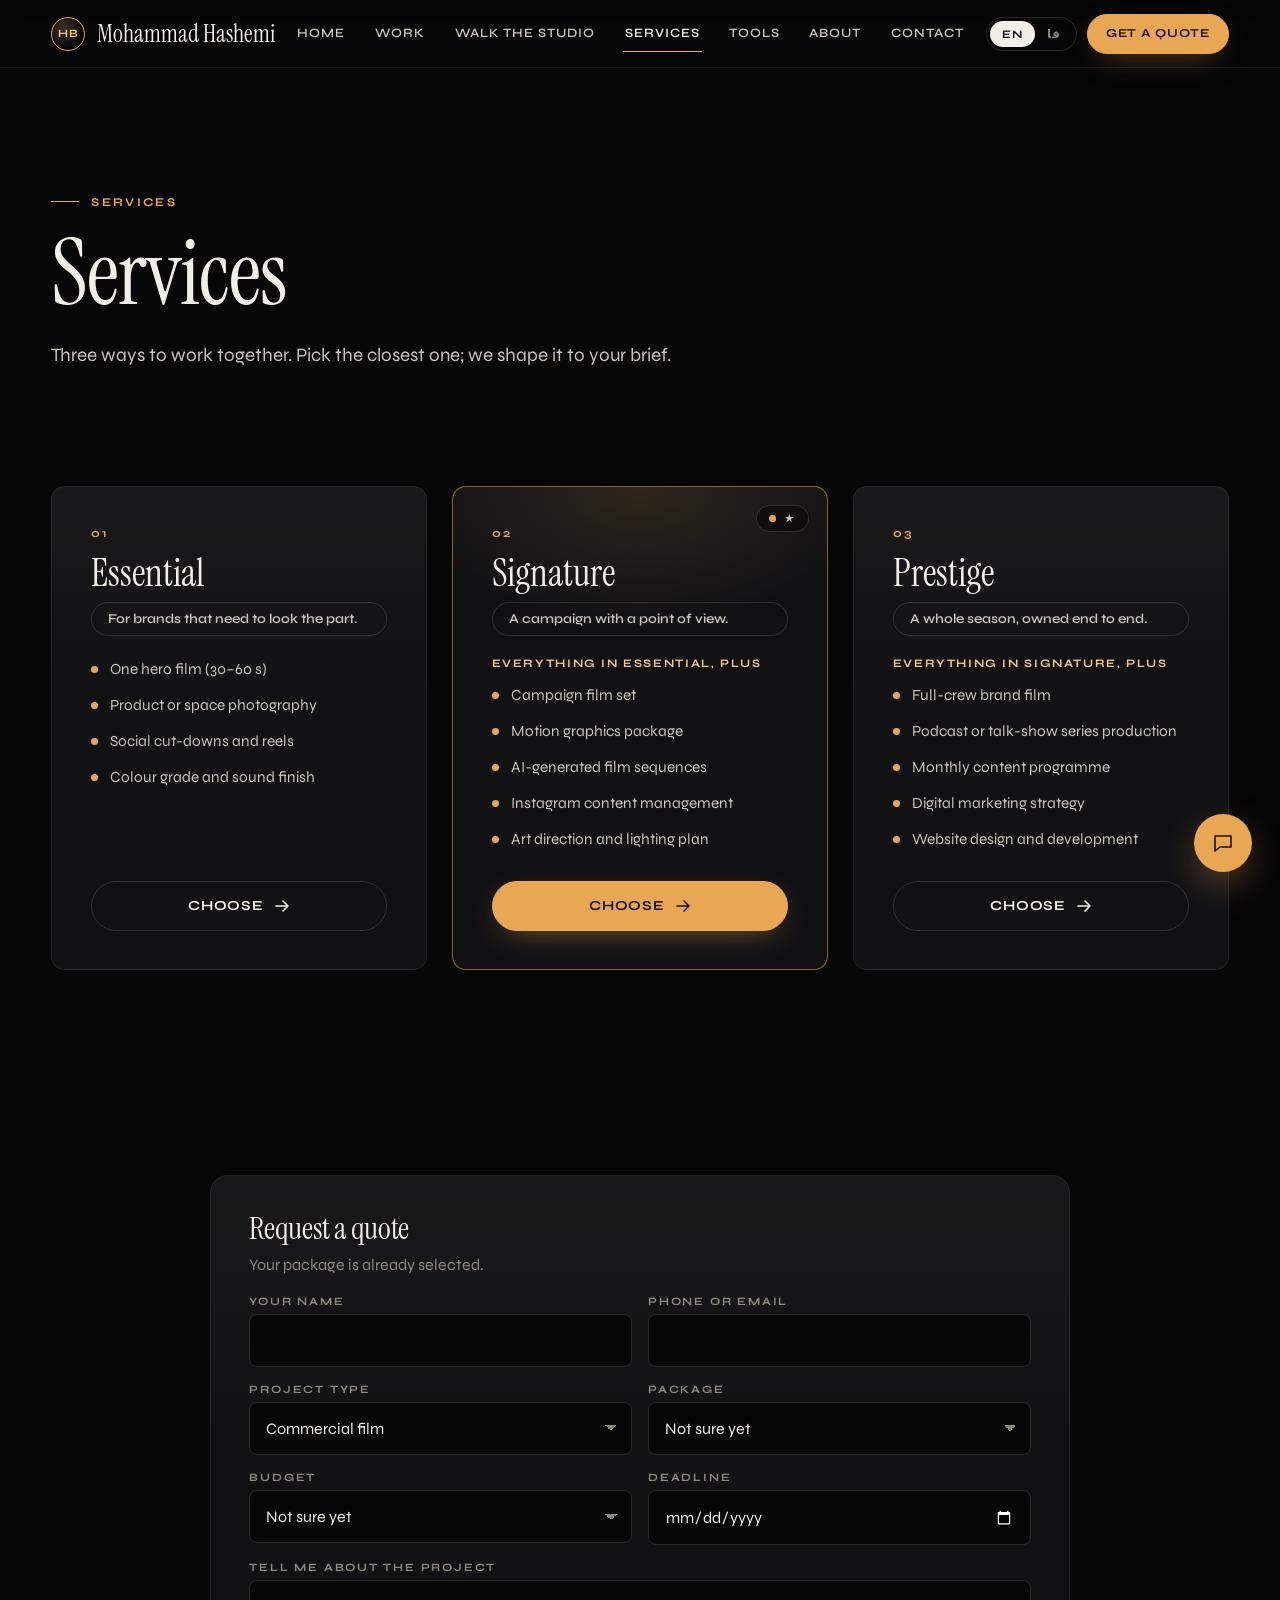
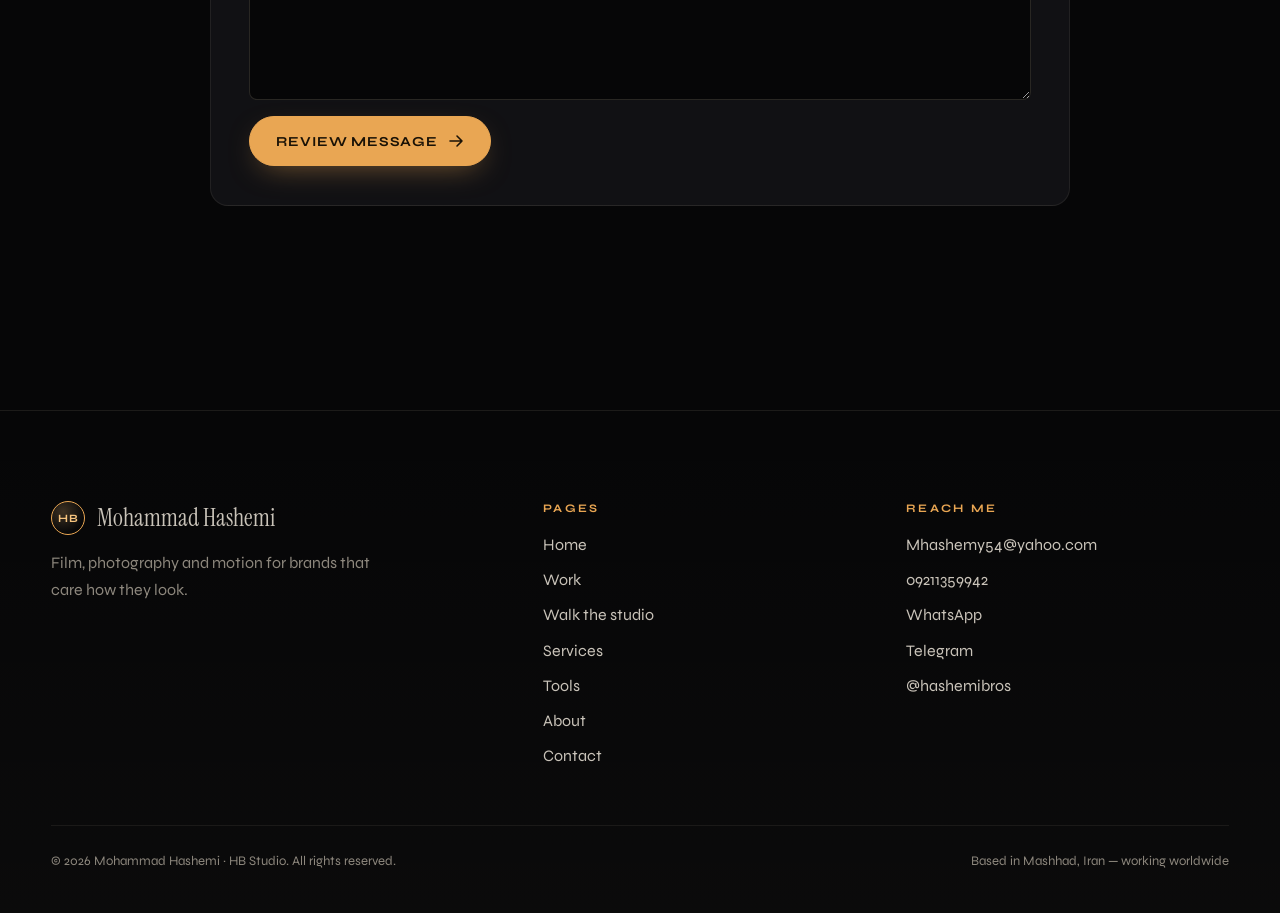
<file: services.html>
<!doctype html>
<html lang="en" dir="ltr">
<head>
<meta charset="utf-8">
<meta name="viewport" content="width=device-width,initial-scale=1,viewport-fit=cover">
<title>Services — Mohammad Hashemi</title>
<meta name="description" content="Three ways to work with Mohammad Hashemi and HB Studio: Essential, Signature and Prestige packages for film, motion, AI film and content programmes.">
<meta name="hb-title" content="Services">
<meta name="theme-color" content="#060607">
<link rel="canonical" href="https://mhashemy19-cmd.github.io/hb-portfolio/services.html">
<meta property="og:type" content="website"><meta property="og:title" content="Services — Mohammad Hashemi"><meta property="og:description" content="Three ways to work with Mohammad Hashemi and HB Studio: Essential, Signature and Prestige packages for film, motion, AI film and content programmes."><meta property="og:image" content="https://mhashemy19-cmd.github.io/hb-portfolio/content/media/portrait-1.jpg"><meta property="og:url" content="https://mhashemy19-cmd.github.io/hb-portfolio/services.html">
<meta name="twitter:card" content="summary_large_image">
<link rel="icon" href="assets/img/favicon.svg" type="image/svg+xml">
<link rel="preconnect" href="https://fonts.googleapis.com"><link rel="preconnect" href="https://fonts.gstatic.com" crossorigin>
<link rel="stylesheet" href="https://fonts.googleapis.com/css2?family=Instrument+Serif:ital@0;1&family=Lalezar&family=Syne:wght@400;500;600;700;800&family=Vazirmatn:wght@400;500;700&display=swap">
<link rel="stylesheet" href="assets/css/site.css">
</head>
<body data-page="services">
<div id="site-header"></div>
<main id="main">
<section class="page-head" data-intro><div class="wrap"><span class="eyebrow" data-ui="nav.services">Services</span><h1 class="display" style="margin-top:16px" data-t="services.title">Services</h1><p class="lead" data-t="services.sub">Three ways to work together. Pick the closest one; we shape it to your brief.</p></div></section>
<section class="section tight"><div class="wrap"><div class="tiers" id="tiers"><article class="tier" id="tier-essential"><span class="n">01</span><h3>Essential</h3><p class="tag">For brands that need to look the part.</p><ul><li>One hero film (30–60 s)</li><li>Product or space photography</li><li>Social cut-downs and reels</li><li>Colour grade and sound finish</li></ul></article><article class="tier feat" id="tier-signature"><span class="n">02</span><h3>Signature</h3><p class="tag">A campaign with a point of view.</p><div class="lead-in">Everything in Essential, plus</div><ul><li>Campaign film set</li><li>Motion graphics package</li><li>AI-generated film sequences</li><li>Instagram content management</li><li>Art direction and lighting plan</li></ul></article><article class="tier" id="tier-prestige"><span class="n">03</span><h3>Prestige</h3><p class="tag">A whole season, owned end to end.</p><div class="lead-in">Everything in Signature, plus</div><ul><li>Full-crew brand film</li><li>Podcast or talk-show series production</li><li>Monthly content programme</li><li>Digital marketing strategy</li><li>Website design and development</li></ul></article></div></div></section>
<section class="section"><div class="wrap"><div id="quote" style="scroll-margin-top:90px;max-width:860px;margin-inline:auto"><div id="quote-host"></div></div></div></section>
</main>
<div id="site-footer"></div>
<script src="https://cdnjs.cloudflare.com/ajax/libs/gsap/3.12.5/gsap.min.js"></script>
<script src="assets/js/site.js"></script>
</body>
</html>
</file>
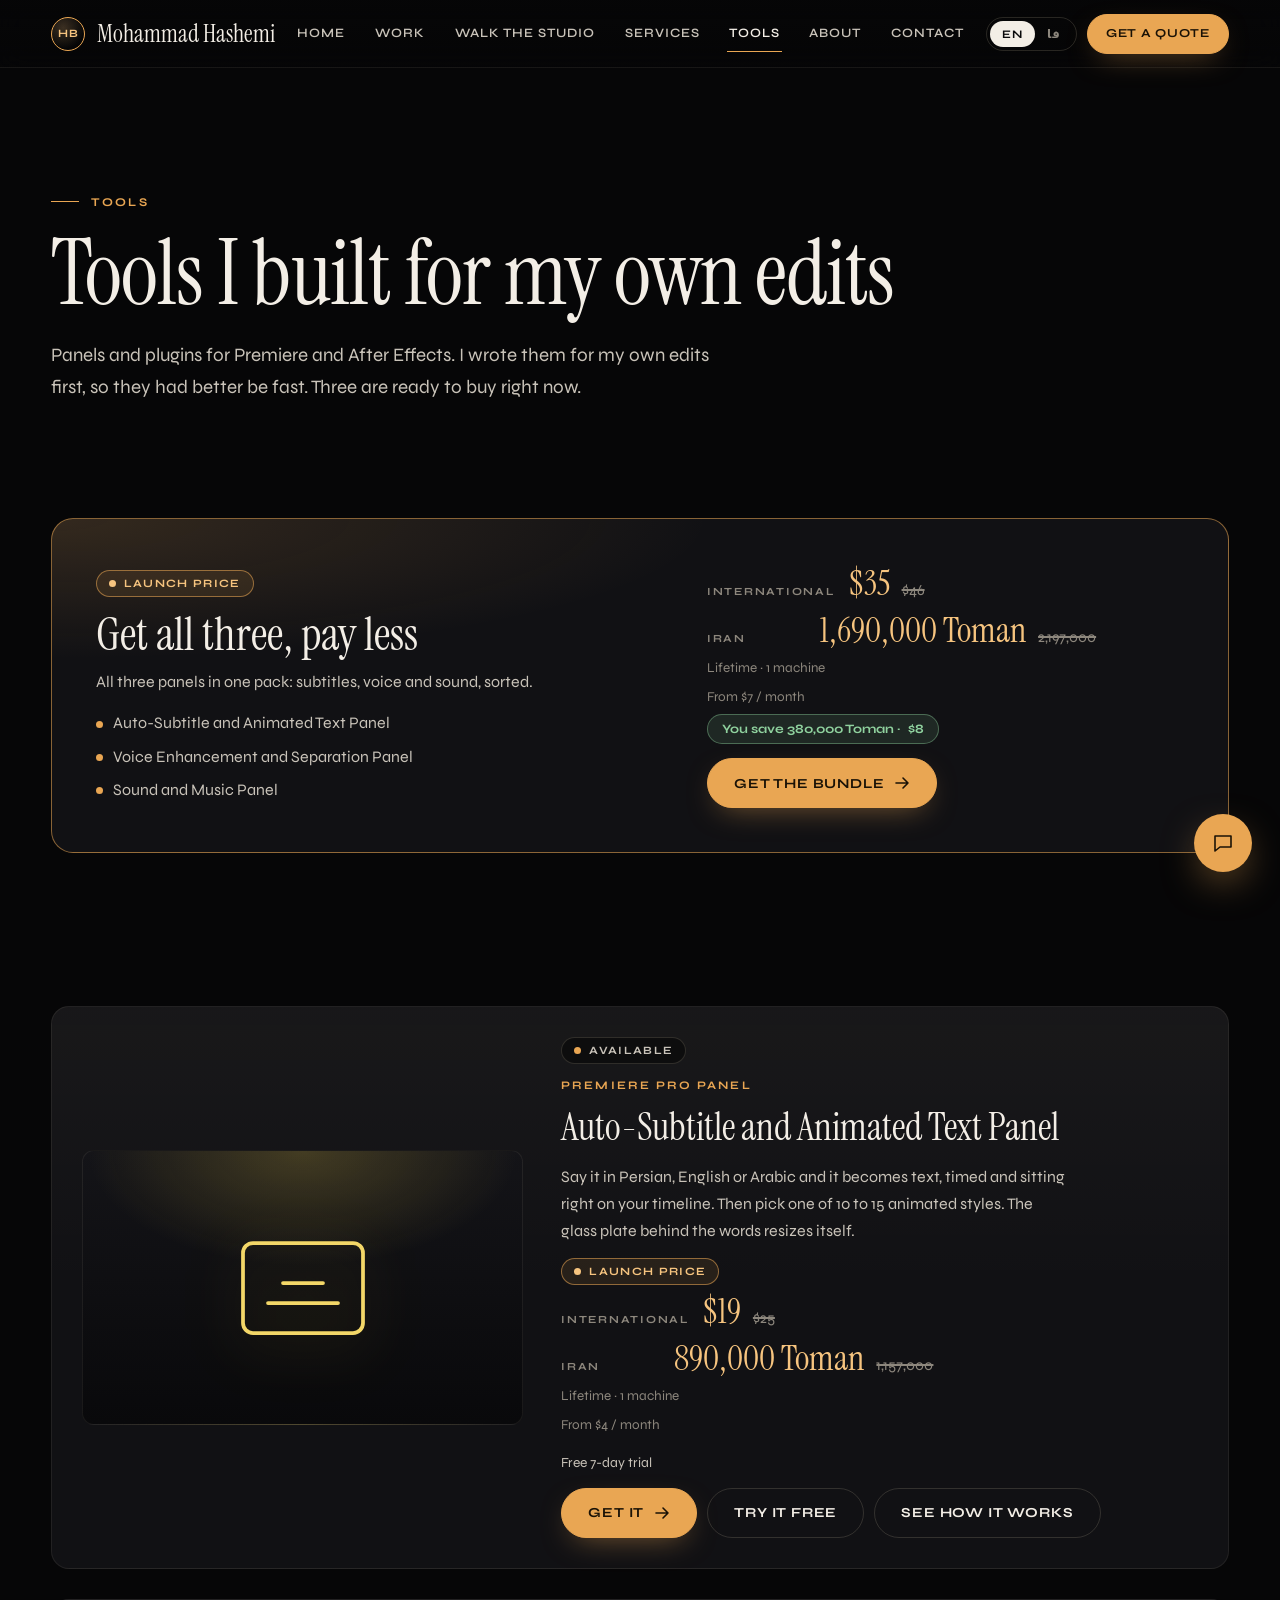
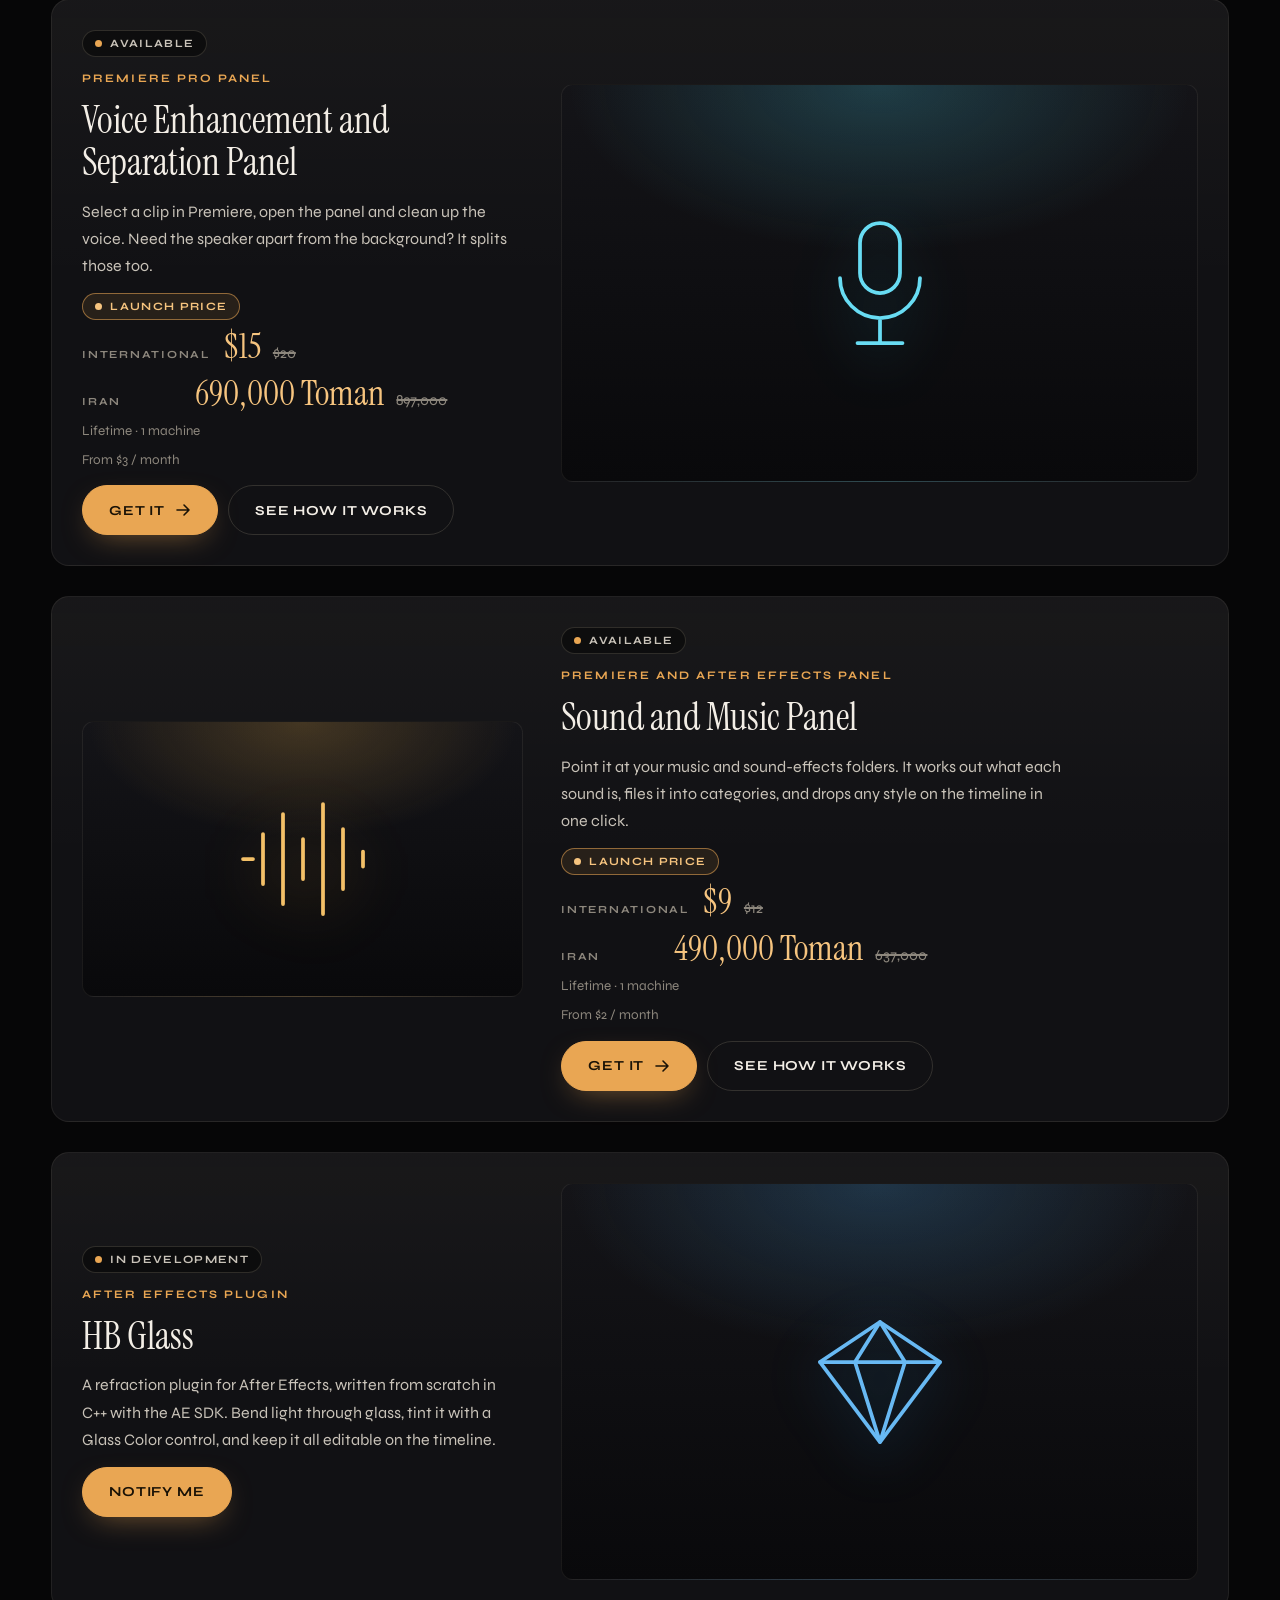
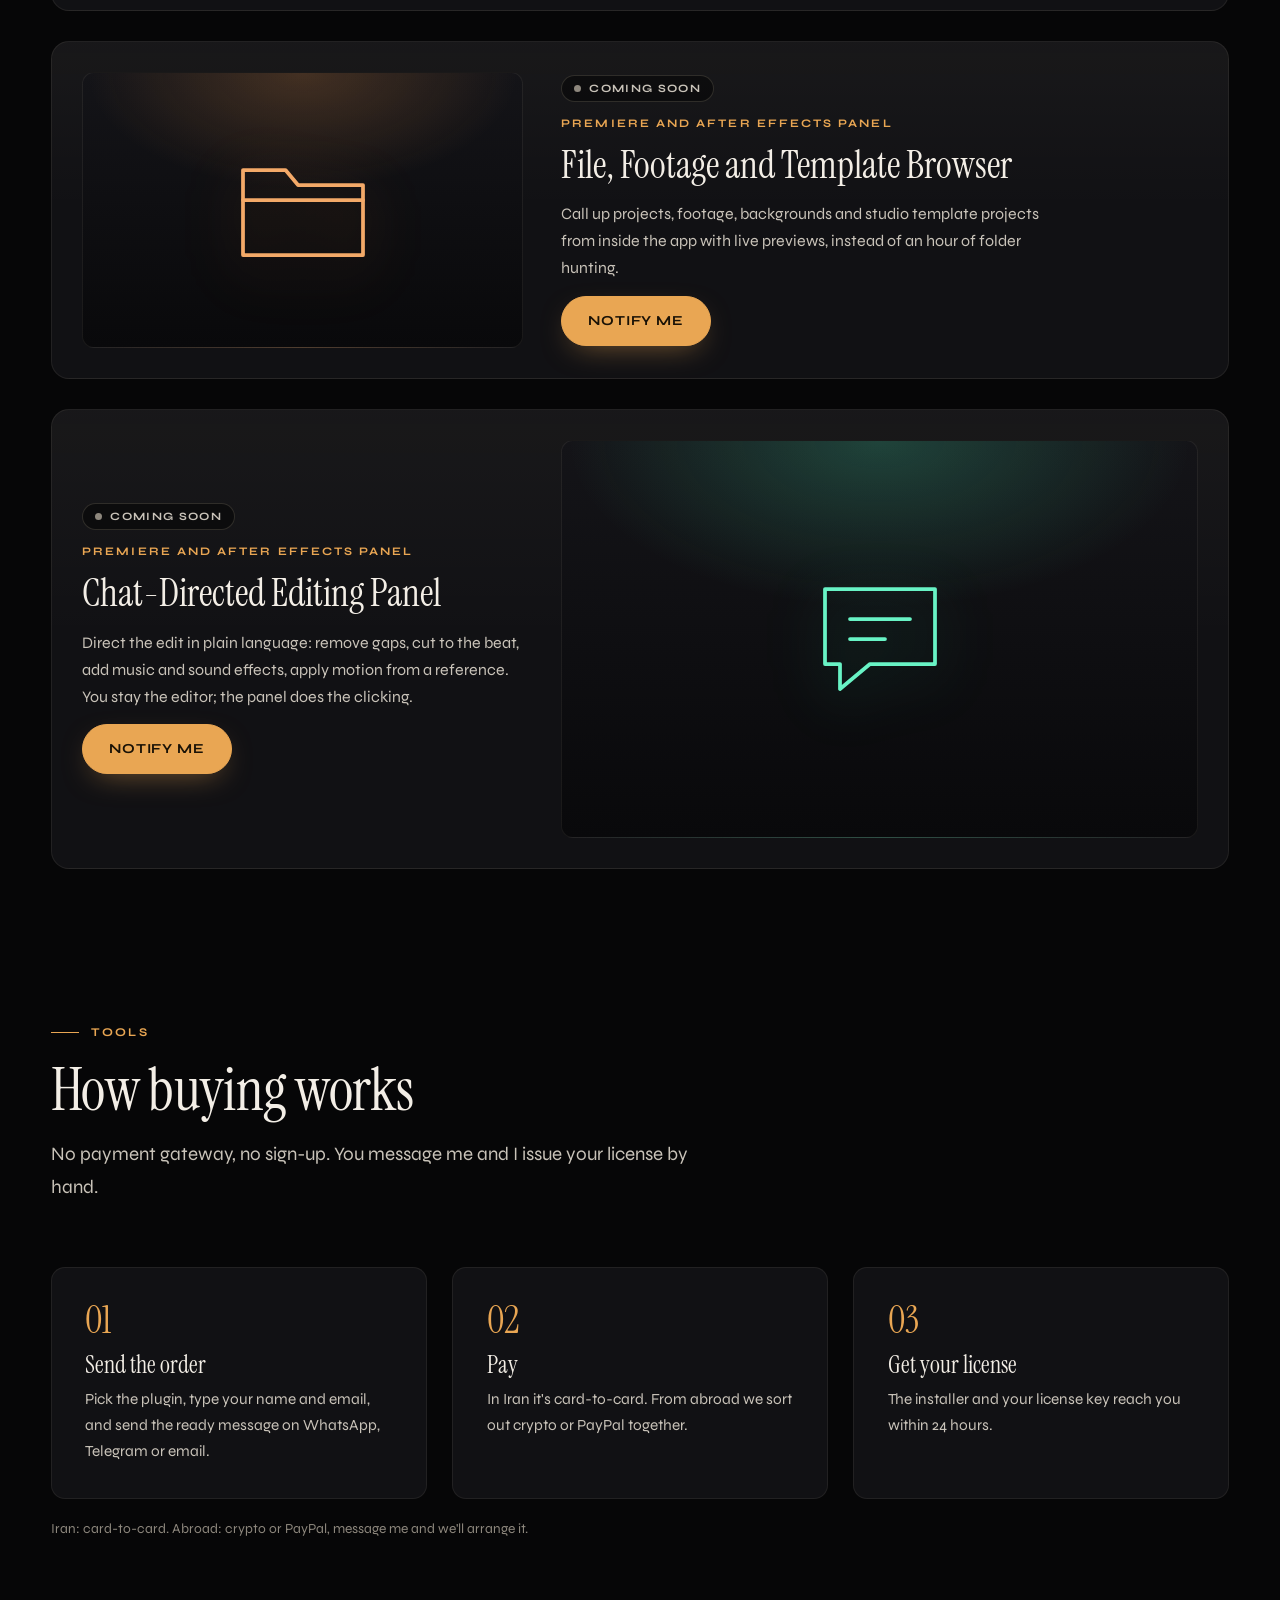
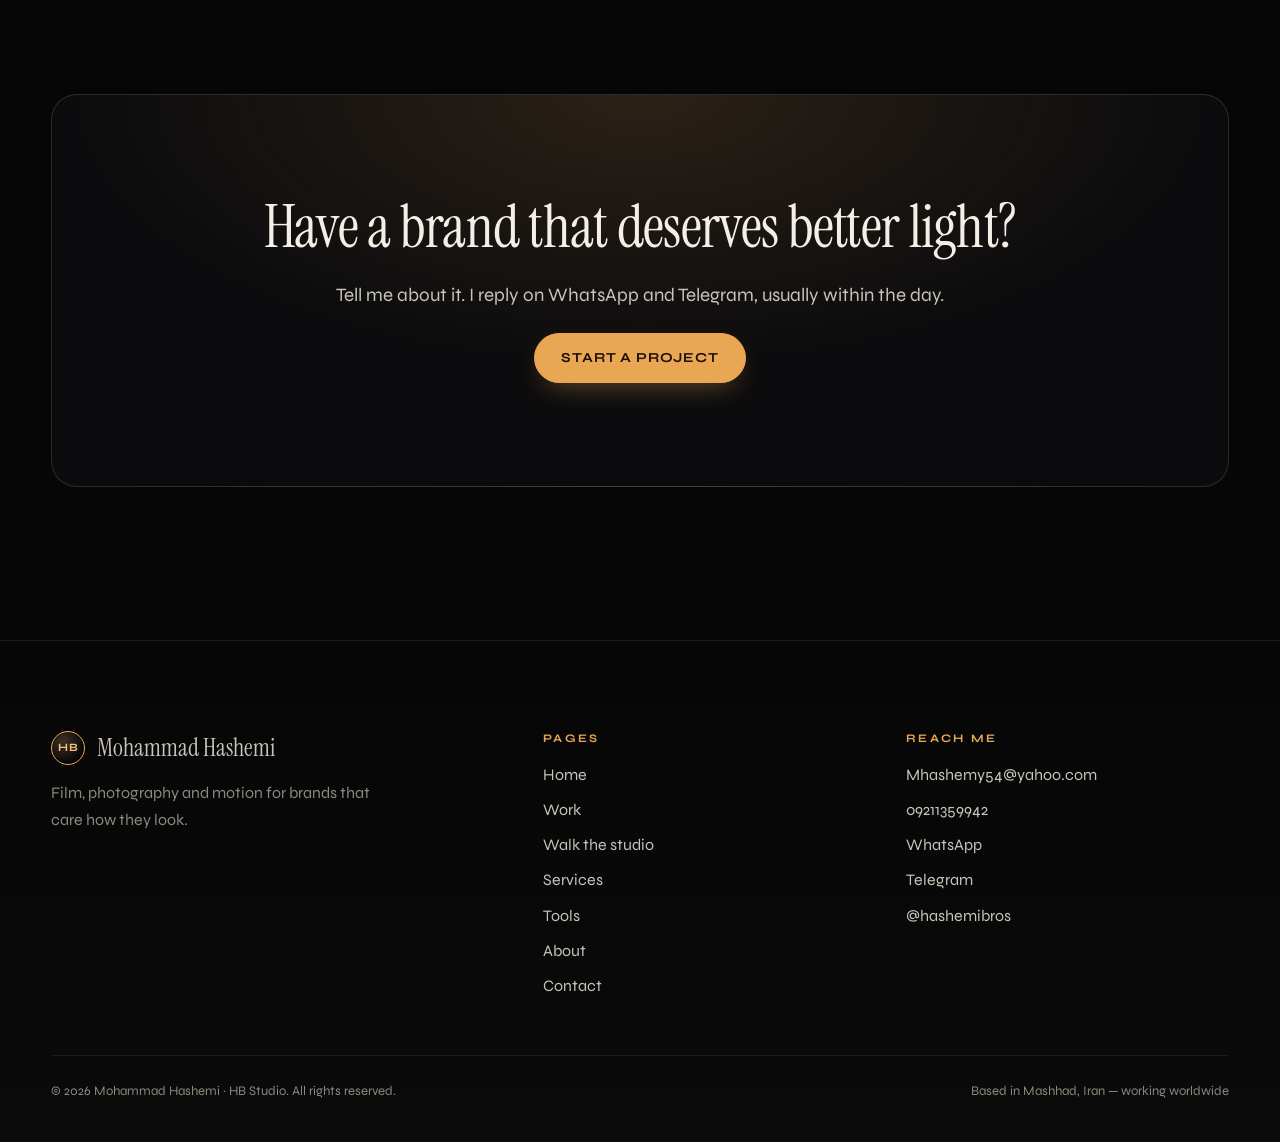
<file: tools.html>
<!doctype html>
<html lang="en" dir="ltr">
<head>
<meta charset="utf-8">
<meta name="viewport" content="width=device-width,initial-scale=1,viewport-fit=cover">
<title>Tools and Store — Mohammad Hashemi</title>
<meta name="description" content="Premiere Pro and After Effects plugins by Mohammad Hashemi, available now: auto-subtitle panel (Persian, English, Arabic), voice enhancement and separation panel, and the Sound and Music panel. Lifetime licenses, bundle discount. Also HB Glass in development.">
<meta name="hb-title" content="Tools and Store">
<meta name="theme-color" content="#060607">
<link rel="canonical" href="https://mhashemy19-cmd.github.io/hb-portfolio/tools.html">
<meta property="og:type" content="website"><meta property="og:title" content="Tools and Store — Mohammad Hashemi"><meta property="og:description" content="Premiere Pro and After Effects plugins by Mohammad Hashemi, available now: auto-subtitle panel (Persian, English, Arabic), voice enhancement and separation panel, and the Sound and Music panel. Lifetime licenses, bundle discount. Also HB Glass in development."><meta property="og:image" content="https://mhashemy19-cmd.github.io/hb-portfolio/content/media/portrait-1.jpg"><meta property="og:url" content="https://mhashemy19-cmd.github.io/hb-portfolio/tools.html">
<meta name="twitter:card" content="summary_large_image">
<link rel="icon" href="assets/img/favicon.svg" type="image/svg+xml">
<link rel="preconnect" href="https://fonts.googleapis.com"><link rel="preconnect" href="https://fonts.gstatic.com" crossorigin>
<link rel="stylesheet" href="https://fonts.googleapis.com/css2?family=Instrument+Serif:ital@0;1&family=Lalezar&family=Syne:wght@400;500;600;700;800&family=Vazirmatn:wght@400;500;700&display=swap">
<link rel="stylesheet" href="assets/css/site.css">
</head>
<body data-page="tools">
<div id="site-header"></div>
<main id="main">
<section class="page-head" data-intro><div class="wrap"><span class="eyebrow" data-ui="nav.tools">Tools</span><h1 class="display" style="margin-top:16px" data-t="tools.title">Tools I build</h1><p class="lead" data-t="tools.sub">Plugins and panels for After Effects and Premiere. Built for my own edits first, so they have to be fast.</p></div></section>
<section class="section tight"><div class="wrap"><div id="bundle"></div></div></section>
<section class="section tight"><div class="wrap"><div class="tools" id="tools"><article class="tool" id="subtitle-tool"><div class="tool-vis"></div><div class="tool-body"><div class="badges"><span class="badge"><i></i>Available</span></div><span class="kind">Premiere Pro panel</span><h3><a href="product.html?id=subtitle-tool">Auto-Subtitle and Animated Text Panel</a></h3><p>One-click transcription in Persian, English and Arabic, auto-timed subtitles, and 10 to 15 animation styles with a glass background that resizes to the text.</p><p class="price-lic">Launch price: $39 / 2,900,000 Toman, lifetime, 1 machine</p><div class="tool-actions"><a class="btn" href="product.html?id=subtitle-tool">View details</a></div></div></article><article class="tool" id="voice-panel"><div class="tool-vis"></div><div class="tool-body"><div class="badges"><span class="badge"><i></i>Available</span></div><span class="kind">Premiere Pro panel</span><h3><a href="product.html?id=voice-panel">Voice Enhancement and Separation Panel</a></h3><p>Studio-quality voice enhancement and voice/background separation, applied to the clip you select in Premiere.</p><p class="price-lic">Launch price: $29 / 2,400,000 Toman, lifetime, 1 machine</p><div class="tool-actions"><a class="btn" href="product.html?id=voice-panel">View details</a></div></div></article><article class="tool" id="sound-panel"><div class="tool-vis"></div><div class="tool-body"><div class="badges"><span class="badge"><i></i>Available</span></div><span class="kind">Premiere and After Effects panel</span><h3><a href="product.html?id=sound-panel">Sound and Music Panel</a></h3><p>Connects to your music and sound-effects folders, recognises what each sound is, files it into categories automatically, and lets you drop any style on the timeline in one click.</p><p class="price-lic">Launch price: $19 / 1,500,000 Toman, lifetime, 1 machine</p><div class="tool-actions"><a class="btn" href="product.html?id=sound-panel">View details</a></div></div></article><article class="tool" id="hb-glass"><div class="tool-vis"></div><div class="tool-body"><div class="badges"><span class="badge"><i></i>In development</span></div><span class="kind">After Effects plugin</span><h3>HB Glass</h3><p>A refraction plugin for After Effects, written from scratch in C++ with the AE SDK. Bend light through glass, tint it with a Glass Color control, and keep it all editable on the timeline.</p></div></article><article class="tool" id="file-browser"><div class="tool-vis"></div><div class="tool-body"><div class="badges"><span class="badge soon"><i></i>Coming soon</span></div><span class="kind">Premiere and After Effects panel</span><h3>File, Footage and Template Browser</h3><p>Call up projects, footage, backgrounds and studio template projects from inside the app with live previews, instead of an hour of folder hunting.</p></div></article><article class="tool" id="chat-editing"><div class="tool-vis"></div><div class="tool-body"><div class="badges"><span class="badge soon"><i></i>Coming soon</span></div><span class="kind">Premiere and After Effects panel</span><h3>Chat-Directed Editing Panel</h3><p>Direct the edit in plain language: remove gaps, cut to the beat, add music and sound effects, apply motion from a reference. You stay the editor; the panel does the clicking.</p></div></article></div></div></section>
<section class="section tight"><div class="wrap" id="how"></div></section>
<section class="section tight"><div class="wrap"><div class="cta-band rv"><h2 class="display" data-t="home.cta.title">Have a brand that deserves better light?</h2><p class="lead" data-t="home.cta.sub">Tell me about it. I reply on WhatsApp and Telegram, usually within the day.</p><div class="row" style="justify-content:center"><button type="button" class="btn" data-open-panel data-ui="cta.talk">Start a project</button></div></div></div></section>
</main>
<div id="site-footer"></div>
<script src="https://cdnjs.cloudflare.com/ajax/libs/gsap/3.12.5/gsap.min.js"></script>
<script src="assets/js/site.js"></script>
</body>
</html>
</file>
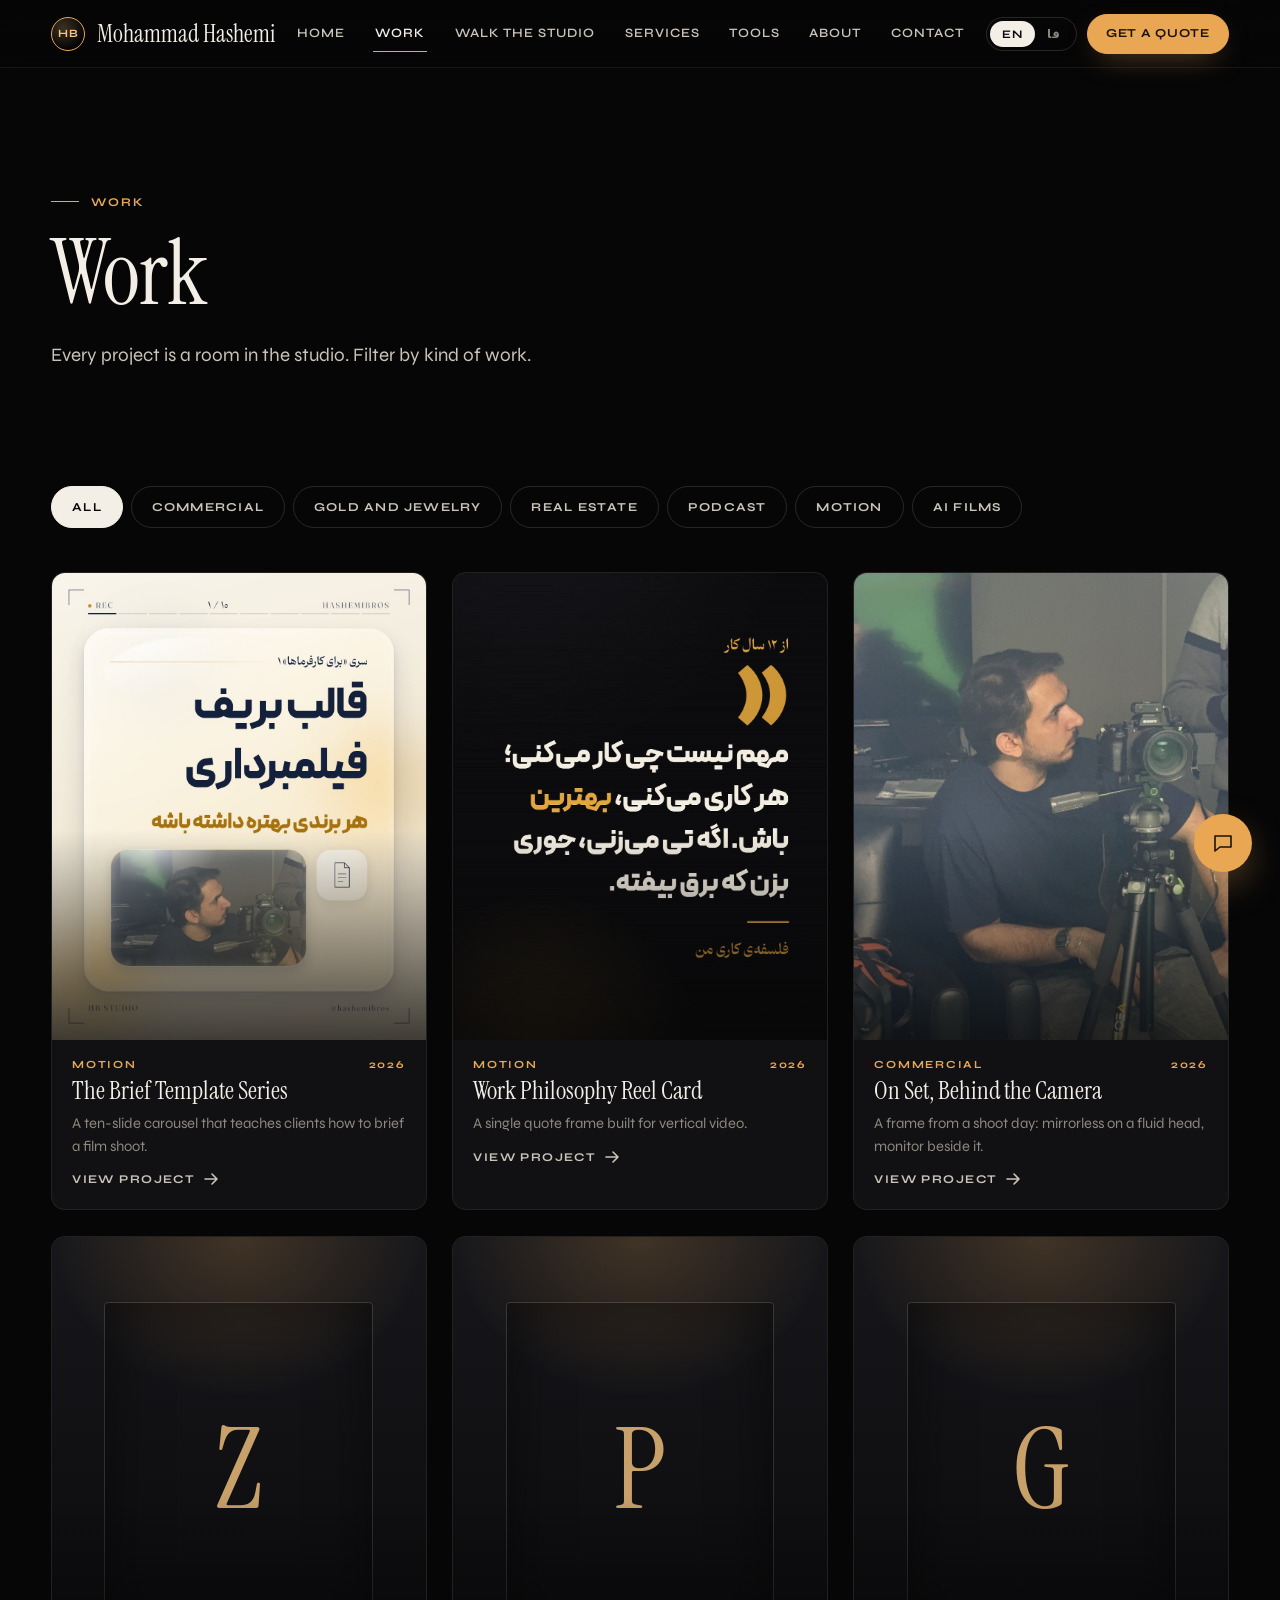
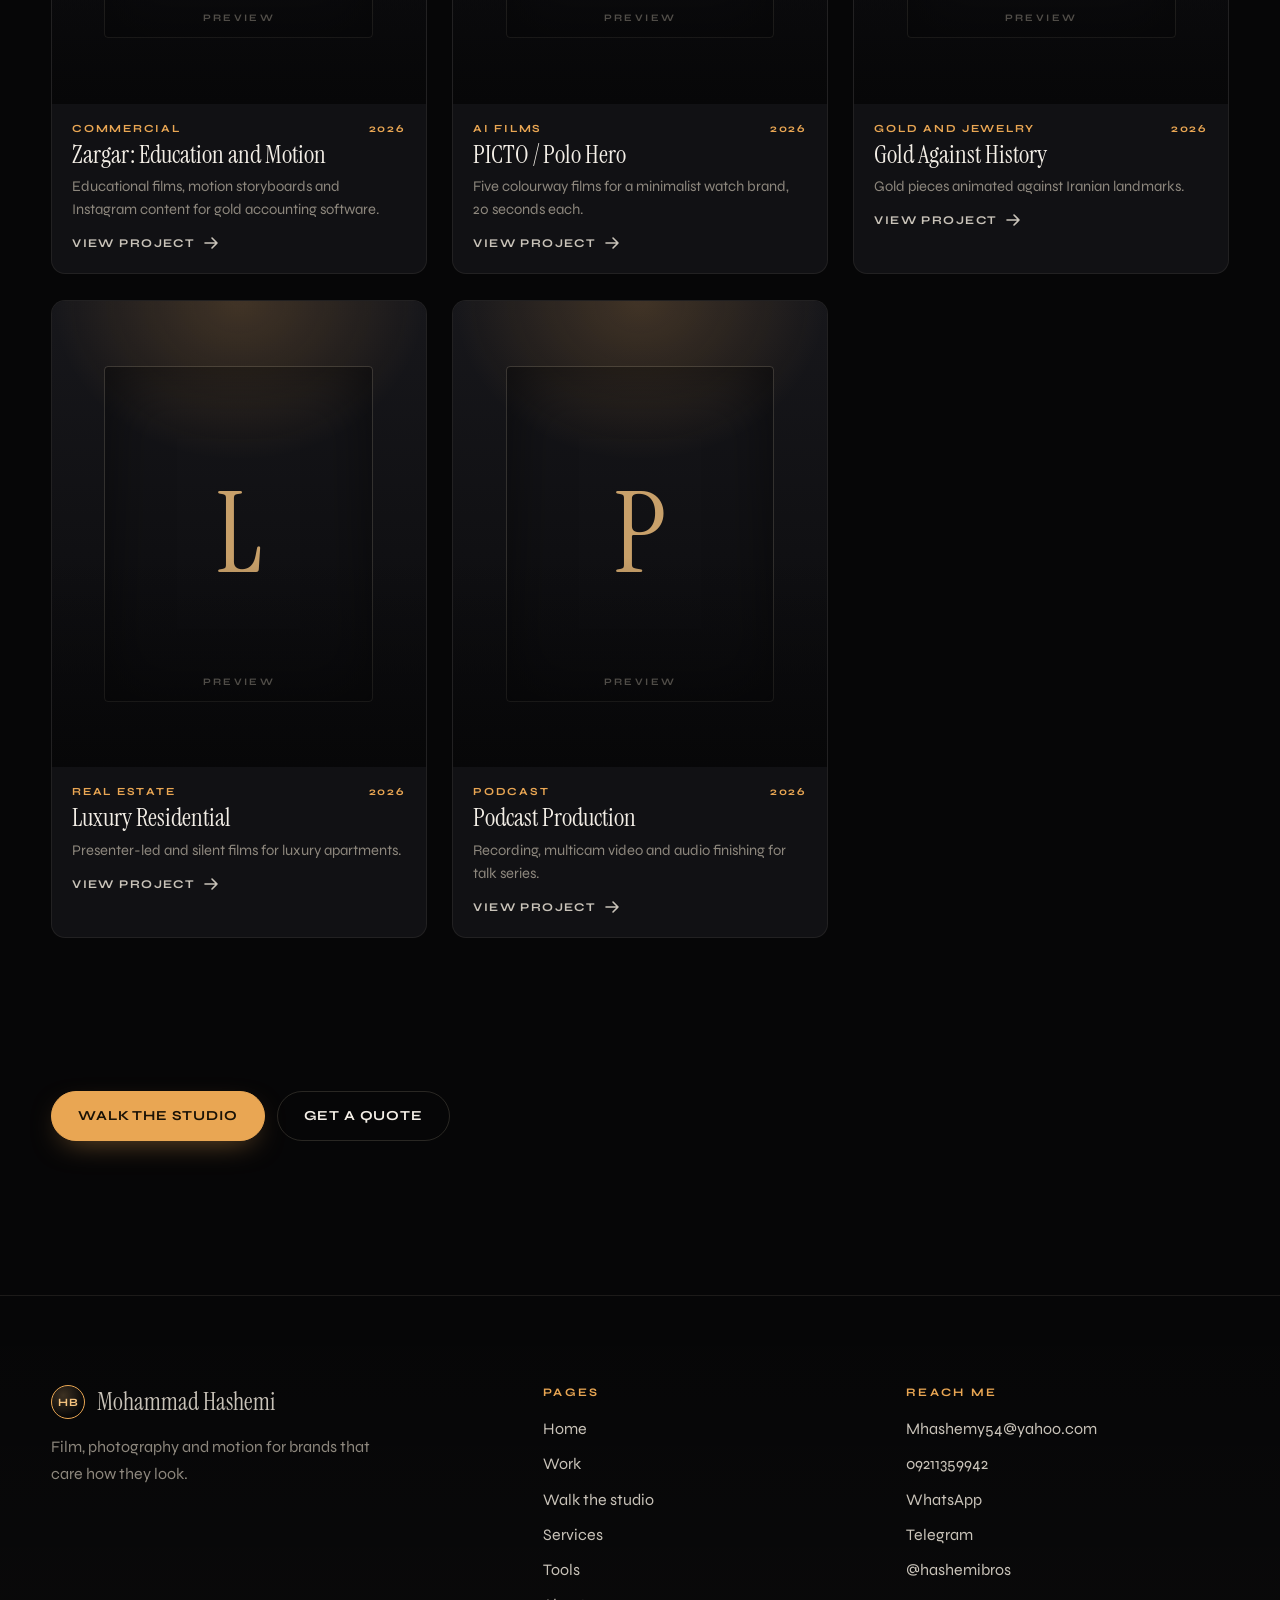
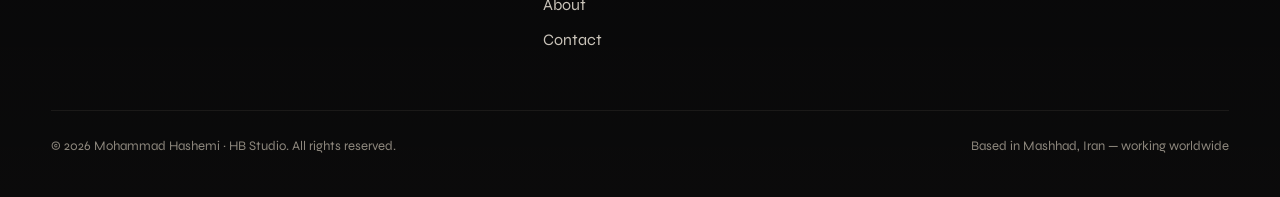
<file: work.html>
<!doctype html>
<html lang="en" dir="ltr">
<head>
<meta charset="utf-8">
<meta name="viewport" content="width=device-width,initial-scale=1,viewport-fit=cover">
<title>Work — Mohammad Hashemi</title>
<meta name="description" content="Filterable portfolio of commercial films, jewelry content, real estate, podcasts, motion graphics and AI films by Mohammad Hashemi and HB Studio.">
<meta name="hb-title" content="Work">
<meta name="theme-color" content="#060607">
<link rel="canonical" href="https://mhashemy19-cmd.github.io/hb-portfolio/work.html">
<meta property="og:type" content="website"><meta property="og:title" content="Work — Mohammad Hashemi"><meta property="og:description" content="Filterable portfolio of commercial films, jewelry content, real estate, podcasts, motion graphics and AI films by Mohammad Hashemi and HB Studio."><meta property="og:image" content="https://mhashemy19-cmd.github.io/hb-portfolio/content/media/portrait-1.jpg"><meta property="og:url" content="https://mhashemy19-cmd.github.io/hb-portfolio/work.html">
<meta name="twitter:card" content="summary_large_image">
<link rel="icon" href="assets/img/favicon.svg" type="image/svg+xml">
<link rel="preconnect" href="https://fonts.googleapis.com"><link rel="preconnect" href="https://fonts.gstatic.com" crossorigin>
<link rel="stylesheet" href="https://fonts.googleapis.com/css2?family=Instrument+Serif:ital@0;1&family=Lalezar&family=Syne:wght@400;500;600;700;800&family=Vazirmatn:wght@400;500;700&display=swap">
<link rel="stylesheet" href="assets/css/site.css">
</head>
<body data-page="work">
<div id="site-header"></div>
<main id="main">
<section class="page-head" data-intro><div class="wrap"><span class="eyebrow" data-ui="nav.work">Work</span><h1 class="display" style="margin-top:16px" data-t="work.title">Work</h1><p class="lead" data-t="work.sub">Every project is a room in the studio. Filter by kind of work.</p></div></section>
<section class="section tight"><div class="wrap"><div class="filters" id="filters" role="group" aria-label="Filter"></div><div class="grid" id="grid"><a class="card" href="project.html?id=hashemibros-series" data-cat="motion"><div class="thumb"><img src="content/media/series-01.jpg" alt="The Brief Template Series" loading="lazy"></div><div class="info"><div class="meta"><span>Motion</span><span>2026</span></div><h3>The Brief Template Series</h3><p>A ten-slide carousel that teaches clients how to brief a film shoot.</p><span class="more">View project</span></div></a><a class="card" href="project.html?id=work-philosophy" data-cat="motion"><div class="thumb"><img src="content/media/philosophy.jpg" alt="Work Philosophy Reel Card" loading="lazy"></div><div class="info"><div class="meta"><span>Motion</span><span>2026</span></div><h3>Work Philosophy Reel Card</h3><p>A single quote frame built for vertical video.</p><span class="more">View project</span></div></a><a class="card" href="project.html?id=on-set" data-cat="commercial"><div class="thumb"><img src="content/media/onset.jpg" alt="On Set, Behind the Camera" loading="lazy"></div><div class="info"><div class="meta"><span>Commercial</span><span>2026</span></div><h3>On Set, Behind the Camera</h3><p>A frame from a shoot day: mirrorless on a fluid head, monitor beside it.</p><span class="more">View project</span></div></a><a class="card" href="project.html?id=zargar" data-cat="commercial"><div class="thumb"><div class="ph" aria-hidden="true"><b>Z</b><small>Preview</small></div></div><div class="info"><div class="meta"><span>Commercial</span><span>2026</span></div><h3>Zargar: Education and Motion</h3><p>Educational films, motion storyboards and Instagram content for gold accounting software.</p><span class="more">View project</span></div></a><a class="card" href="project.html?id=picto-polo-hero" data-cat="ai"><div class="thumb"><div class="ph" aria-hidden="true"><b>P</b><small>Preview</small></div></div><div class="info"><div class="meta"><span>AI films</span><span>2026</span></div><h3>PICTO / Polo Hero</h3><p>Five colourway films for a minimalist watch brand, 20 seconds each.</p><span class="more">View project</span></div></a><a class="card" href="project.html?id=ai-jewelry" data-cat="jewelry"><div class="thumb"><div class="ph" aria-hidden="true"><b>G</b><small>Preview</small></div></div><div class="info"><div class="meta"><span>Gold and jewelry</span><span>2026</span></div><h3>Gold Against History</h3><p>Gold pieces animated against Iranian landmarks.</p><span class="more">View project</span></div></a><a class="card" href="project.html?id=residential" data-cat="realestate"><div class="thumb"><div class="ph" aria-hidden="true"><b>L</b><small>Preview</small></div></div><div class="info"><div class="meta"><span>Real estate</span><span>2026</span></div><h3>Luxury Residential</h3><p>Presenter-led and silent films for luxury apartments.</p><span class="more">View project</span></div></a><a class="card" href="project.html?id=podcast" data-cat="podcast"><div class="thumb"><div class="ph" aria-hidden="true"><b>P</b><small>Preview</small></div></div><div class="info"><div class="meta"><span>Podcast</span><span>2026</span></div><h3>Podcast Production</h3><p>Recording, multicam video and audio finishing for talk series.</p><span class="more">View project</span></div></a></div></div></section>
<section class="section tight"><div class="wrap"><div class="row"><a class="btn" href="studio.html" data-ui="cta.studio">Walk the studio</a><a class="btn ghost" href="contact.html#quote" data-ui="cta.quote">Get a quote</a></div></div></section>
</main>
<div id="site-footer"></div>
<script src="https://cdnjs.cloudflare.com/ajax/libs/gsap/3.12.5/gsap.min.js"></script>
<script src="assets/js/site.js"></script>
</body>
</html>
</file>
<file: assets/css/site.css>
/* HB Studio v3 — site.css
   Dark cinematic palette lit like a studio: deep blacks, soft gradients, one warm key light.
   No noise, grain or bokeh behind text. */
:root{
  --bg:#060607; --bg-1:#0b0b0d; --bg-2:#111114; --bg-3:#18181c;
  --ink:#f3eee6; --ink-2:#c9c3b9; --mute:#8d877d; --line:rgba(255,236,206,.14); --line-soft:rgba(255,236,206,.07);
  --key:#e9a653; --key-2:#f6c47f; --key-ink:#1a1206; --ok:#8fd19e; --bad:#ff8c7a;
  --f-display:"Instrument Serif","Times New Roman",serif;
  --f-ui:"Syne",system-ui,-apple-system,"Segoe UI",sans-serif;
  --f-body:"Syne",system-ui,-apple-system,"Segoe UI",sans-serif;
  --gutter:clamp(16px,4vw,56px); --max:1320px; --r:14px; --r-sm:8px;
  --ease:cubic-bezier(.2,.7,.2,1);
  --hdr:68px;
  color-scheme:dark;
}
html[lang="fa"]{ --f-display:"Lalezar","Vazirmatn",sans-serif; --f-ui:"Vazirmatn","Syne",system-ui,sans-serif; --f-body:"Vazirmatn","Syne",system-ui,sans-serif; }
*{box-sizing:border-box;margin:0;padding:0}
html{scroll-behavior:smooth;-webkit-text-size-adjust:100%;background:var(--bg)}
body{
  min-height:100vh; background:var(--bg); color:var(--ink); font-family:var(--f-body); font-size:16px; line-height:1.7;
  overflow-x:hidden; -webkit-font-smoothing:antialiased; text-rendering:optimizeLegibility; position:relative;
}
/* the single key light: a soft warm gradient, fixed, never behind text noise */
body::before{
  content:""; position:fixed; inset:0; z-index:-1; pointer-events:none;
  background:
    radial-gradient(900px 620px at 14% -8%, rgba(255,190,110,.12), transparent 62%),
    radial-gradient(1200px 700px at 50% 112%, rgba(255,236,206,.045), transparent 64%),
    linear-gradient(180deg,#0a0a0c 0%,#060607 55%,#040405 100%);
}
img,svg,video,canvas{display:block;max-width:100%}
a{color:inherit;text-decoration:none}
button{font:inherit;color:inherit;background:none;border:0;cursor:pointer}
ul{list-style:none}
:focus-visible{outline:2px solid var(--key-2);outline-offset:3px;border-radius:4px}
::selection{background:var(--key);color:var(--key-ink)}
[hidden]{display:none!important}
.sr{position:absolute;width:1px;height:1px;overflow:hidden;clip:rect(0 0 0 0);white-space:nowrap}
.skip{position:fixed;inset-inline-start:12px;top:-60px;z-index:200;background:var(--key);color:var(--key-ink);padding:10px 16px;border-radius:8px;font-family:var(--f-ui);font-weight:700;transition:top .2s}
.skip:focus{top:12px}
.num{unicode-bidi:isolate;direction:ltr;display:inline-block}

/* ───────── type ───────── */
.display{font-family:var(--f-display);font-weight:400;line-height:1.02;letter-spacing:-.012em}
html[lang="fa"] .display{line-height:1.32;letter-spacing:0}
h1.display{font-size:clamp(2.6rem,7vw,6rem)}
h2.display{font-size:clamp(2rem,4.6vw,3.8rem)}
h3.display{font-size:clamp(1.5rem,2.4vw,2.1rem)}
.display em{font-style:italic;color:var(--key-2)}
html[lang="fa"] .display em{font-style:normal}
.eyebrow{font-family:var(--f-ui);font-size:.74rem;font-weight:700;letter-spacing:.2em;text-transform:uppercase;color:var(--key);display:inline-flex;align-items:center;gap:12px}
html[lang="fa"] .eyebrow{letter-spacing:0;font-size:.86rem}
.eyebrow::before{content:"";width:28px;height:1px;background:var(--key)}
.lead{font-size:clamp(1rem,1.5vw,1.18rem);color:var(--ink-2);max-width:62ch}
.mute{color:var(--mute)}

/* ───────── layout ───────── */
.wrap{width:100%;max-width:var(--max);margin-inline:auto;padding-inline:var(--gutter)}
main{display:block;padding-top:var(--hdr)}
.section{padding-block:clamp(64px,10vw,140px)}
.section.tight{padding-block:clamp(40px,6vw,80px)}
.sec-head{display:flex;flex-direction:column;gap:18px;margin-bottom:clamp(32px,5vw,64px);max-width:820px}
.page-head{padding-top:clamp(48px,9vw,120px);padding-bottom:clamp(20px,3vw,40px)}
.page-head .lead{margin-top:20px}
.rule{height:1px;background:linear-gradient(90deg,transparent,var(--line),transparent);border:0}

/* ───────── buttons ───────── */
.btn{
  --h:50px; display:inline-flex;align-items:center;justify-content:center;gap:10px; min-height:var(--h); padding:0 26px;
  border-radius:999px; font-family:var(--f-ui); font-weight:700; font-size:.86rem; letter-spacing:.06em; text-transform:uppercase;
  background:var(--key); color:var(--key-ink); border:1px solid var(--key); transition:transform .3s var(--ease),background .3s,box-shadow .3s,border-color .3s;
  box-shadow:0 10px 30px -12px rgba(233,166,83,.55); white-space:nowrap;
}
html[lang="fa"] .btn{letter-spacing:0;text-transform:none;font-size:.95rem}
.btn:hover{transform:translateY(-2px);background:var(--key-2);border-color:var(--key-2)}
.btn:active{transform:translateY(0)}
.btn.ghost{background:transparent;color:var(--ink);border-color:var(--line);box-shadow:none}
.btn.ghost:hover{border-color:var(--key);color:var(--key-2);background:rgba(233,166,83,.06)}
.btn.sm{--h:40px;padding:0 18px;font-size:.76rem}
.btn[disabled]{opacity:.45;pointer-events:none}
.btn svg{width:16px;height:16px;flex:none}
html[dir="rtl"] .btn .arr{transform:scaleX(-1)}
.row{display:flex;flex-wrap:wrap;gap:12px;align-items:center}

/* ───────── header / nav ───────── */
.hdr{position:fixed;inset:0 0 auto 0;z-index:90;height:var(--hdr);display:flex;align-items:center;
  background:linear-gradient(180deg,rgba(6,6,7,.92),rgba(6,6,7,.62));backdrop-filter:blur(14px);-webkit-backdrop-filter:blur(14px);border-bottom:1px solid var(--line-soft)}
.hdr .wrap{display:flex;align-items:center;justify-content:space-between;gap:20px}
.logo{display:flex;align-items:center;gap:12px;font-family:var(--f-display);font-size:1.5rem;line-height:1}
.logo i{width:34px;height:34px;border-radius:50%;border:1px solid var(--key);display:grid;place-items:center;font:700 .7rem var(--f-ui);font-style:normal;letter-spacing:.04em;color:var(--key-2);background:radial-gradient(circle at 35% 30%,rgba(255,200,130,.22),transparent 70%)}
.nav{display:flex;gap:clamp(14px,2vw,30px);align-items:center}
.nav a{font-family:var(--f-ui);font-size:.8rem;font-weight:600;letter-spacing:.08em;text-transform:uppercase;color:var(--ink-2);padding:8px 2px;position:relative;transition:color .25s}
html[lang="fa"] .nav a{letter-spacing:0;text-transform:none;font-size:.95rem}
.nav a:hover,.nav a[aria-current="page"]{color:var(--ink)}
.nav a[aria-current="page"]::after{content:"";position:absolute;inset-inline:0;bottom:0;height:1px;background:var(--key)}
.hdr-actions{display:flex;align-items:center;gap:10px}
.lang{display:inline-flex;border:1px solid var(--line);border-radius:999px;padding:3px}
.lang button{padding:6px 12px;border-radius:999px;font:700 .72rem var(--f-ui);letter-spacing:.08em;color:var(--mute);transition:.25s}
.lang button[aria-pressed="true"]{background:var(--ink);color:#0a0a0b}
.lang button:hover:not([aria-pressed="true"]){color:var(--ink)}
.burger{display:none;width:44px;height:44px;border-radius:50%;border:1px solid var(--line);place-items:center}
.burger span{display:block;width:18px;height:1.5px;background:var(--ink);position:relative;transition:.3s}
.burger span::before,.burger span::after{content:"";position:absolute;inset-inline:0;height:1.5px;background:var(--ink);transition:.3s}
.burger span::before{top:-6px}.burger span::after{top:6px}
.burger[aria-expanded="true"] span{background:transparent}
.burger[aria-expanded="true"] span::before{top:0;transform:rotate(45deg)}
.burger[aria-expanded="true"] span::after{top:0;transform:rotate(-45deg)}
.mmenu{position:fixed;inset:var(--hdr) 0 0 0;z-index:89;background:rgba(6,6,7,.97);padding:28px var(--gutter) 40px;display:flex;flex-direction:column;gap:4px;overflow:auto;
  transform:translateY(-8px);opacity:0;pointer-events:none;transition:.35s var(--ease)}
.mmenu.open{transform:none;opacity:1;pointer-events:auto}
.mmenu a{font-family:var(--f-display);font-size:clamp(1.8rem,8vw,2.6rem);padding:10px 0;border-bottom:1px solid var(--line-soft);display:flex;justify-content:space-between;align-items:center}
.mmenu a[aria-current="page"]{color:var(--key-2)}
.mmenu .lang{align-self:flex-start;margin-top:24px}
@media (max-width:1060px){.nav,.hdr-actions .btn{display:none}.burger{display:grid}}
@media (min-width:1061px){.mmenu{display:none}}

/* ───────── footer ───────── */
.ftr{border-top:1px solid var(--line-soft);padding:clamp(48px,7vw,96px) 0 40px;margin-top:clamp(40px,6vw,80px);background:linear-gradient(180deg,transparent,rgba(255,236,206,.02))}
.ftr-grid{display:grid;grid-template-columns:1.4fr 1fr 1fr;gap:40px}
.ftr h4{font:700 .72rem var(--f-ui);letter-spacing:.2em;text-transform:uppercase;color:var(--key);margin-bottom:16px}
html[lang="fa"] .ftr h4{letter-spacing:0;font-size:.9rem}
.ftr li{margin-bottom:8px}.ftr a{color:var(--ink-2);transition:color .2s}.ftr a:hover{color:var(--key-2)}
.ftr p{color:var(--mute);max-width:36ch;margin-top:14px}
.ftr-base{display:flex;justify-content:space-between;gap:16px;flex-wrap:wrap;margin-top:48px;padding-top:24px;border-top:1px solid var(--line-soft);color:var(--mute);font-size:.82rem}
@media (max-width:760px){.ftr-grid{grid-template-columns:1fr 1fr}.ftr-grid>:first-child{grid-column:1/-1}}

/* ───────── contact FAB + panel ───────── */
.fab{position:fixed;inset-inline-end:clamp(14px,2.4vw,28px);bottom:clamp(14px,2.4vw,28px);z-index:80;width:58px;height:58px;border-radius:50%;background:var(--key);color:var(--key-ink);
  display:grid;place-items:center;box-shadow:0 14px 40px -10px rgba(233,166,83,.65);transition:transform .3s var(--ease),background .3s}
.fab:hover{transform:scale(1.07);background:var(--key-2)}
.fab svg{width:24px;height:24px}
.scrim{position:fixed;inset:0;z-index:120;background:rgba(3,3,4,.66);opacity:0;pointer-events:none;transition:opacity .3s}
.scrim.open{opacity:1;pointer-events:auto}
.panel{position:fixed;z-index:121;inset-block:0;inset-inline-end:0;width:min(440px,100vw);background:var(--bg-1);border-inline-start:1px solid var(--line);padding:28px clamp(20px,3vw,32px) 32px;overflow:auto;
  transform:translateX(105%);transition:transform .45s var(--ease);display:flex;flex-direction:column;gap:18px}
html[dir="rtl"] .panel{transform:translateX(-105%)}
.panel.open{transform:none}
.panel-top{display:flex;justify-content:space-between;align-items:flex-start;gap:12px}
.x{width:42px;height:42px;border-radius:50%;border:1px solid var(--line);display:grid;place-items:center;flex:none;transition:.25s}
.x:hover{border-color:var(--key);color:var(--key-2)}
.x svg{width:16px;height:16px}
.panel .notify{padding:14px 16px;border:1px solid var(--key);border-radius:var(--r-sm);background:rgba(233,166,83,.08);font-size:.92rem}
.panel .notify b{color:var(--key-2)}

/* contact methods (used in panel + contact page) */
.methods{display:flex;flex-direction:column;gap:10px}
.method{display:grid;grid-template-columns:44px 1fr auto;align-items:center;gap:14px;padding:12px 14px;border:1px solid var(--line-soft);border-radius:var(--r);background:var(--bg-2);transition:border-color .3s}
.method:hover{border-color:var(--line)}
.method .ic{width:44px;height:44px;border-radius:50%;border:1px solid var(--line);display:grid;place-items:center;color:var(--key-2)}
.method .ic svg{width:20px;height:20px}
.method .mt{min-width:0}
.method .mt small{display:block;font:700 .68rem var(--f-ui);letter-spacing:.16em;text-transform:uppercase;color:var(--mute)}
html[lang="fa"] .method .mt small{letter-spacing:0;font-size:.8rem}
.method .mt a,.method .mt span.v{display:block;font-size:1rem;color:var(--ink);overflow-wrap:anywhere}
.method .mt a:hover{color:var(--key-2)}
.method .acts{display:flex;gap:8px}
.cp{min-height:38px;padding:0 14px;border-radius:999px;border:1px solid var(--line);font:700 .72rem var(--f-ui);letter-spacing:.08em;text-transform:uppercase;transition:.25s}
html[lang="fa"] .cp{letter-spacing:0;text-transform:none;font-size:.85rem}
.cp:hover{border-color:var(--key);color:var(--key-2)}
.cp.done{background:var(--ok);color:#06140a;border-color:var(--ok)}
@media (max-width:480px){.method{grid-template-columns:40px 1fr}.method .acts{grid-column:1/-1;justify-content:flex-end}}

/* ───────── toast ───────── */
.toast{position:fixed;left:50%;bottom:28px;transform:translate(-50%,24px);z-index:300;background:var(--ink);color:#0a0a0b;padding:12px 20px;border-radius:999px;font:700 .86rem var(--f-ui);opacity:0;pointer-events:none;transition:.35s var(--ease);max-width:90vw;text-align:center}
.toast.show{opacity:1;transform:translate(-50%,0)}

/* ───────── lightbox ───────── */
.lb{position:fixed;inset:0;z-index:250;background:rgba(3,3,4,.94);display:none;grid-template-rows:auto 1fr auto;padding:16px var(--gutter) 20px}
.lb.open{display:grid}
.lb-top{display:flex;justify-content:space-between;align-items:center;gap:12px;padding-bottom:12px}
.lb-title{font-family:var(--f-display);font-size:1.4rem}
.lb-stage{min-height:0;display:grid;place-items:center;position:relative}
.lb-stage img,.lb-stage video{max-height:100%;max-width:100%;object-fit:contain;border-radius:6px;box-shadow:0 30px 90px -20px rgba(0,0,0,.9)}
.lb-nav{display:flex;justify-content:center;gap:12px;padding-top:14px;align-items:center;color:var(--mute);font:600 .8rem var(--f-ui)}
.lb-cap{text-align:center;color:var(--ink-2);padding-top:10px;font-size:.92rem;max-width:70ch;margin-inline:auto}

/* ───────── hero ───────── */
.hero{position:relative;min-height:calc(100svh - var(--hdr));display:grid;align-items:center;padding-block:clamp(24px,5vw,60px)}
.hero-grid{display:grid;grid-template-columns:minmax(0,1.05fr) minmax(0,1fr);gap:clamp(20px,4vw,64px);align-items:center}
.hero-copy{display:flex;flex-direction:column;gap:clamp(18px,2.4vw,30px);position:relative;z-index:2}
.hero-copy .lead{max-width:52ch}
.hero-stats{display:flex;gap:clamp(20px,4vw,52px);padding-top:clamp(8px,2vw,22px);border-top:1px solid var(--line-soft);flex-wrap:wrap}
.stat b{display:block;font-family:var(--f-display);font-size:clamp(2rem,3.6vw,3rem);line-height:1;color:var(--key-2);font-weight:400}
.stat span{font:600 .74rem var(--f-ui);letter-spacing:.14em;text-transform:uppercase;color:var(--mute)}
html[lang="fa"] .stat span{letter-spacing:0;font-size:.88rem}
/* studio stage: seamless dark cyclorama + warm key */
.stage{position:relative;aspect-ratio:1/1.02;border-radius:22px;overflow:hidden;
  background:radial-gradient(ellipse 75% 60% at 38% 18%,rgba(255,196,120,.16),transparent 60%),radial-gradient(ellipse 90% 40% at 50% 100%,rgba(255,236,206,.06),transparent 70%),linear-gradient(180deg,#0e0e11,#050506);
  border:1px solid var(--line-soft);box-shadow:0 50px 120px -50px rgba(0,0,0,.9),inset 0 1px 0 rgba(255,236,206,.05)}
.stage canvas{position:absolute;inset:0;width:100%;height:100%}
.stage .fallback{position:absolute;inset:0;display:none}
.stage.nogl .fallback{display:block}
.stage .fallback img{width:100%;height:100%;object-fit:cover;object-position:50% 20%;opacity:.92}
.stage .fallback::after{content:"";position:absolute;inset:0;background:linear-gradient(180deg,transparent 40%,rgba(5,5,6,.85))}
.stage-cap{position:absolute;inset-inline:18px;bottom:14px;display:flex;justify-content:space-between;font:600 .68rem var(--f-ui);letter-spacing:.18em;text-transform:uppercase;color:var(--mute);pointer-events:none;z-index:2}
html[lang="fa"] .stage-cap{letter-spacing:0;font-size:.8rem}
@media (max-width:900px){.hero{min-height:0}.hero-grid{grid-template-columns:1fr}.stage{aspect-ratio:1/.9;order:-1;max-height:56svh;width:100%}}

/* ───────── showreel ───────── */
.reel{position:relative;aspect-ratio:16/9;border-radius:20px;overflow:hidden;border:1px solid var(--line-soft);background:var(--bg-2);box-shadow:0 60px 120px -60px #000}
.reel img,.reel video{position:absolute;inset:0;width:100%;height:100%;object-fit:cover}
.reel::after{content:"";position:absolute;inset:0;background:linear-gradient(180deg,rgba(6,6,7,.05) 35%,rgba(6,6,7,.82));pointer-events:none}
.reel-meta{position:absolute;inset-inline:clamp(16px,3vw,36px);bottom:clamp(14px,3vw,32px);z-index:2;display:flex;justify-content:space-between;align-items:flex-end;gap:16px;flex-wrap:wrap}
.reel-meta p{max-width:46ch;color:var(--ink-2);font-size:.95rem}
.playbtn{width:84px;height:84px;border-radius:50%;background:var(--key);color:var(--key-ink);display:grid;place-items:center;position:absolute;inset:50% auto auto 50%;transform:translate(-50%,-50%);z-index:3;box-shadow:0 20px 60px -10px rgba(233,166,83,.6);transition:transform .3s var(--ease)}
.playbtn:hover{transform:translate(-50%,-50%) scale(1.08)}
.playbtn svg{width:28px;height:28px;margin-inline-start:4px}
html[dir="rtl"] .playbtn svg{transform:scaleX(-1);margin-inline-start:0;margin-inline-end:4px}
.badge{display:inline-flex;align-items:center;gap:8px;padding:6px 12px;border-radius:999px;border:1px solid var(--line);font:700 .7rem var(--f-ui);letter-spacing:.12em;text-transform:uppercase;color:var(--ink-2);background:rgba(6,6,7,.55)}
html[lang="fa"] .badge{letter-spacing:0;text-transform:none;font-size:.82rem}
.badge i{width:7px;height:7px;border-radius:50%;background:var(--key)}
.badge.soon i{background:var(--mute)}

/* ───────── project cards / grid ───────── */
.grid{display:grid;grid-template-columns:repeat(3,minmax(0,1fr));gap:clamp(14px,2vw,28px)}
@media (max-width:1000px){.grid{grid-template-columns:repeat(2,minmax(0,1fr))}}
@media (max-width:620px){.grid{grid-template-columns:1fr}}
.card{position:relative;display:flex;flex-direction:column;border-radius:var(--r);overflow:hidden;background:var(--bg-2);border:1px solid var(--line-soft);transition:transform .5s var(--ease),border-color .4s,box-shadow .5s}
.card:hover{transform:translateY(-5px);border-color:rgba(233,166,83,.45);box-shadow:0 36px 70px -34px rgba(0,0,0,.95),0 0 0 1px rgba(233,166,83,.08)}
.card .thumb{position:relative;aspect-ratio:4/5;overflow:hidden;background:var(--bg-3)}
.card .thumb img{width:100%;height:100%;object-fit:cover;transition:transform 1s var(--ease)}
.card:hover .thumb img{transform:scale(1.04)}
.card .thumb::after{content:"";position:absolute;inset:0;background:linear-gradient(180deg,transparent 55%,rgba(6,6,7,.75))}
.card .info{padding:18px 20px 22px;display:flex;flex-direction:column;gap:6px}
.card .meta{display:flex;justify-content:space-between;gap:10px;font:700 .68rem var(--f-ui);letter-spacing:.16em;text-transform:uppercase;color:var(--key)}
html[lang="fa"] .card .meta{letter-spacing:0;font-size:.82rem}
.card h3{font-family:var(--f-display);font-weight:400;font-size:1.55rem;line-height:1.15}
html[lang="fa"] .card h3{line-height:1.5}
.card p{color:var(--mute);font-size:.92rem;line-height:1.55}
.card .more{margin-top:8px;font:700 .74rem var(--f-ui);letter-spacing:.12em;text-transform:uppercase;color:var(--ink-2);display:inline-flex;gap:8px;align-items:center}
html[lang="fa"] .card .more{letter-spacing:0;text-transform:none;font-size:.9rem}
.card:hover .more{color:var(--key-2)}
html[dir="rtl"] .card .more .arr{transform:scaleX(-1)}
/* tasteful dark placeholder when a project has no image */
.ph{position:absolute;inset:0;display:grid;place-items:center;
  background:radial-gradient(ellipse 80% 55% at 50% 0%,rgba(233,166,83,.2),transparent 62%),linear-gradient(180deg,#17171b,#0a0a0c)}
.ph::before{content:"";position:absolute;inset:14%;border:1px solid var(--line);border-radius:4px;box-shadow:inset 0 0 60px rgba(0,0,0,.5)}
.ph b{font-family:var(--f-display);font-weight:400;font-size:clamp(4rem,10vw,7rem);color:rgba(246,196,127,.8);line-height:1}
.ph small{position:absolute;inset-inline:0;bottom:17%;text-align:center;font:700 .62rem var(--f-ui);letter-spacing:.24em;text-transform:uppercase;color:var(--mute)}
html[lang="fa"] .ph small{letter-spacing:0;font-size:.8rem}
.filters{display:flex;gap:8px;flex-wrap:wrap;margin-bottom:clamp(24px,4vw,44px)}
.chip{min-height:42px;padding:0 20px;border-radius:999px;border:1px solid var(--line);font:700 .76rem var(--f-ui);letter-spacing:.1em;text-transform:uppercase;color:var(--ink-2);transition:.25s}
html[lang="fa"] .chip{letter-spacing:0;text-transform:none;font-size:.92rem}
.chip:hover{border-color:var(--key);color:var(--ink)}
.chip[aria-pressed="true"]{background:var(--ink);color:#0a0a0b;border-color:var(--ink)}
.empty{padding:48px;text-align:center;color:var(--mute);border:1px dashed var(--line);border-radius:var(--r)}

/* ───────── project page ───────── */
.proj-hero{padding-top:clamp(40px,7vw,96px)}
.proj-facts{display:grid;grid-template-columns:repeat(4,minmax(0,1fr));gap:20px;margin-block:clamp(28px,4vw,48px);padding-block:24px;border-block:1px solid var(--line-soft)}
.proj-facts dt{font:700 .68rem var(--f-ui);letter-spacing:.18em;text-transform:uppercase;color:var(--key);margin-bottom:4px}
html[lang="fa"] .proj-facts dt{letter-spacing:0;font-size:.85rem}
.proj-facts dd{color:var(--ink)}
@media (max-width:760px){.proj-facts{grid-template-columns:1fr 1fr}}
.proj-body{display:grid;grid-template-columns:minmax(0,1.4fr) minmax(0,1fr);gap:clamp(24px,5vw,80px);align-items:start}
@media (max-width:900px){.proj-body{grid-template-columns:1fr}}
.credits li{display:flex;justify-content:space-between;gap:16px;padding:12px 0;border-bottom:1px solid var(--line-soft)}
.credits li span:first-child{color:var(--mute)}
.gallery{display:grid;grid-template-columns:repeat(auto-fill,minmax(min(100%,260px),1fr));gap:14px;margin-top:20px}
.gallery button{display:block;border-radius:var(--r-sm);overflow:hidden;border:1px solid var(--line-soft);aspect-ratio:4/5;background:var(--bg-2);transition:.3s}
.gallery button:hover{border-color:var(--key)}
.gallery img{width:100%;height:100%;object-fit:cover}
.vid{border-radius:var(--r);overflow:hidden;border:1px solid var(--line-soft);background:#000;aspect-ratio:16/9}
.vid video{width:100%;height:100%}
.vid-empty{aspect-ratio:16/9;border-radius:var(--r);border:1px dashed var(--line);display:grid;place-items:center;color:var(--mute);text-align:center;padding:24px;background:radial-gradient(ellipse 70% 60% at 50% 0%,rgba(233,166,83,.08),transparent 70%)}
.next-proj{display:flex;justify-content:space-between;align-items:center;gap:20px;padding:clamp(24px,4vw,44px);border:1px solid var(--line);border-radius:var(--r);margin-top:clamp(40px,6vw,80px);transition:.3s}
.next-proj:hover{border-color:var(--key);background:rgba(233,166,83,.05)}

/* ───────── services teaser + tiers ───────── */
.trio{display:grid;grid-template-columns:repeat(3,minmax(0,1fr));gap:clamp(14px,2vw,28px)}
@media (max-width:860px){.trio{grid-template-columns:1fr}}
.tile{padding:clamp(24px,3vw,40px);border:1px solid var(--line-soft);border-radius:var(--r);background:linear-gradient(180deg,rgba(255,236,206,.035),transparent 60%),var(--bg-2)}
.tile .n{font-family:var(--f-display);font-size:2.2rem;color:var(--key);line-height:1}
.tile h3{font-family:var(--f-display);font-weight:400;font-size:1.7rem;margin:18px 0 8px}
html[lang="fa"] .tile h3{line-height:1.5}
.tile p{color:var(--ink-2)}
.tiers{display:grid;grid-template-columns:repeat(3,minmax(0,1fr));gap:clamp(14px,2vw,26px);align-items:stretch}
@media (max-width:960px){.tiers{grid-template-columns:1fr}}
.tier{position:relative;display:flex;flex-direction:column;padding:clamp(26px,3vw,44px);border:1px solid var(--line-soft);border-radius:var(--r);background:linear-gradient(180deg,rgba(255,236,206,.035),transparent 45%),var(--bg-2);transition:border-color .4s,transform .4s var(--ease)}
.tier:hover{border-color:var(--line);transform:translateY(-3px)}
.tier.feat{border-color:rgba(233,166,83,.55);background:radial-gradient(ellipse 90% 40% at 50% 0%,rgba(233,166,83,.14),transparent 70%),var(--bg-2)}
.tier .n{font:700 .74rem var(--f-ui);letter-spacing:.2em;color:var(--key)}
.tier h3{font-family:var(--f-display);font-weight:400;font-size:clamp(2rem,3vw,2.8rem);line-height:1.1;margin:12px 0 8px}
html[lang="fa"] .tier h3{line-height:1.4}
.tier .tag{color:var(--ink-2);margin-bottom:20px}
.tier .lead-in{font:700 .72rem var(--f-ui);letter-spacing:.14em;text-transform:uppercase;color:var(--key-2);margin-bottom:12px}
html[lang="fa"] .tier .lead-in{letter-spacing:0;text-transform:none;font-size:.9rem}
.tier ul{display:flex;flex-direction:column;gap:10px;margin-bottom:28px;flex:1}
.tier li{display:flex;gap:12px;color:var(--ink-2);font-size:.96rem}
.tier li::before{content:"";width:7px;height:7px;margin-top:.62em;border-radius:50%;background:var(--key);flex:none}
.flag{position:absolute;top:18px;inset-inline-end:18px}

/* ───────── tools page ───────── */
.tools{display:grid;gap:clamp(16px,2.4vw,30px)}
.tool{display:grid;grid-template-columns:minmax(0,.9fr) minmax(0,1.3fr);gap:clamp(18px,3vw,48px);padding:clamp(18px,2.4vw,30px);border:1px solid var(--line-soft);border-radius:18px;background:linear-gradient(180deg,rgba(255,236,206,.03),transparent 50%),var(--bg-2);align-items:center}
.tool:nth-child(even) .tool-vis{order:2}
@media (max-width:820px){.tool{grid-template-columns:1fr}.tool:nth-child(even) .tool-vis{order:0}}
.tool-vis{position:relative;aspect-ratio:16/10;border-radius:12px;overflow:hidden;border:1px solid var(--line-soft);
  background:radial-gradient(ellipse 70% 60% at 50% 0%,hsla(var(--h,38),80%,60%,.22),transparent 70%),linear-gradient(180deg,#141418,#09090b);display:grid;place-items:center}
.tool-vis img{position:absolute;inset:0;width:100%;height:100%;object-fit:cover}
.tool-vis svg.ico{width:42%;max-width:150px;height:auto;stroke:hsl(var(--h,38),85%,68%);fill:none;stroke-width:1.5;stroke-linecap:round;stroke-linejoin:round;filter:drop-shadow(0 12px 28px hsla(var(--h,38),90%,55%,.35))}
.tool-body{display:flex;flex-direction:column;gap:14px;align-items:flex-start}
.tool-body .kind{font:700 .72rem var(--f-ui);letter-spacing:.18em;text-transform:uppercase;color:var(--key)}
html[lang="fa"] .tool-body .kind{letter-spacing:0;font-size:.88rem}
.tool-body h3{font-family:var(--f-display);font-weight:400;font-size:clamp(1.8rem,3vw,2.6rem);line-height:1.1}
html[lang="fa"] .tool-body h3{line-height:1.4}
.tool-body p{color:var(--ink-2);max-width:56ch}

/* ───────── about ───────── */
.about-grid{display:grid;grid-template-columns:minmax(0,.85fr) minmax(0,1.15fr);gap:clamp(24px,5vw,88px);align-items:start}
@media (max-width:900px){.about-grid{grid-template-columns:1fr}}
.portrait{position:relative;border-radius:22px;overflow:hidden;aspect-ratio:4/5.4;border:1px solid var(--line-soft);box-shadow:0 60px 120px -50px #000;background:var(--bg-2);position:sticky;top:calc(var(--hdr) + 24px)}
@media (max-width:900px){.portrait{position:relative;top:0;aspect-ratio:4/4.6;max-height:70svh}}
.portrait img{width:100%;height:100%;object-fit:cover;object-position:50% 30%}
.portrait::after{content:"";position:absolute;inset:0;background:linear-gradient(180deg,transparent 60%,rgba(6,6,7,.7)),radial-gradient(ellipse 70% 50% at 20% 0%,rgba(255,190,110,.12),transparent 60%);pointer-events:none}
.bio p{color:var(--ink-2);font-size:1.06rem;margin-bottom:18px;max-width:62ch}
.tags{display:flex;flex-wrap:wrap;gap:8px;margin-top:26px}
.tag{padding:8px 16px;border-radius:999px;border:1px solid var(--line);font:600 .84rem var(--f-ui);color:var(--ink-2)}
/* timeline */
.timeline{position:relative;max-width:900px;margin-inline:auto;padding-block:20px}
.timeline::before{content:"";position:absolute;inset-block:0;inset-inline-start:calc(50% - .5px);width:1px;background:var(--line)}
.tl-line{position:absolute;inset-block-start:0;inset-inline-start:calc(50% - 1px);width:2px;height:0;background:linear-gradient(180deg,var(--key),var(--key-2));box-shadow:0 0 18px rgba(233,166,83,.5);z-index:1}
.tl-item{position:relative;display:grid;grid-template-columns:1fr 1fr;gap:0;margin-bottom:clamp(30px,5vw,60px)}
.tl-item .tl-year{position:absolute;inset-inline-start:50%;top:2px;transform:translateX(-50%);z-index:2;min-width:84px;text-align:center;padding:6px 14px;border-radius:999px;background:var(--bg-1);border:1px solid var(--line);font-family:var(--f-display);font-size:1.3rem;line-height:1.2;color:var(--ink);transition:.6s var(--ease)}
html[dir="rtl"] .tl-item .tl-year{transform:translateX(50%)}
.tl-item.in .tl-year{border-color:var(--key);color:var(--key-2);box-shadow:0 0 0 6px rgba(233,166,83,.08)}
.tl-card{grid-column:1;padding-inline-end:clamp(48px,7vw,84px);text-align:end}
.tl-item:nth-child(even) .tl-card{grid-column:2;padding-inline-end:0;padding-inline-start:clamp(48px,7vw,84px);text-align:start}
.tl-card h3{font-family:var(--f-display);font-weight:400;font-size:1.7rem;line-height:1.15;margin-bottom:6px;padding-top:44px}
html[lang="fa"] .tl-card h3{line-height:1.5}
.tl-card p{color:var(--ink-2)}
.tl-card{opacity:0;transform:translateY(26px);transition:opacity .9s var(--ease),transform .9s var(--ease)}
.tl-item.in .tl-card{opacity:1;transform:none}
[data-editable]{outline-offset:4px}
@media (max-width:720px){
  .timeline::before,.tl-line{inset-inline-start:22px}
  .tl-item{grid-template-columns:1fr}
  .tl-item .tl-year{inset-inline-start:22px;transform:translateX(-50%);min-width:0}
  html[dir="rtl"] .tl-item .tl-year{transform:translateX(50%)}
  .tl-card,.tl-item:nth-child(even) .tl-card{grid-column:1;padding-inline-start:56px;padding-inline-end:0;text-align:start}
  .tl-card h3{padding-top:0;margin-top:-4px}
  .tl-item .tl-year{position:relative;inset:auto;margin-bottom:8px;margin-inline-start:0;transform:none!important;justify-self:start;margin-inline-start:4px}
}
/* floating software icons */
.float-wrap{direction:ltr;position:relative;height:clamp(380px,52vw,520px);border:1px solid var(--line-soft);border-radius:22px;overflow:hidden;background:radial-gradient(ellipse 70% 70% at 50% 0%,rgba(233,166,83,.08),transparent 65%),linear-gradient(180deg,#0e0e11,#070708);touch-action:pan-y}
.sw{position:absolute;top:0;left:0;width:92px;display:flex;flex-direction:column;align-items:center;gap:8px;will-change:transform;user-select:none;-webkit-user-select:none;cursor:default}
.sw svg{width:68px;height:68px;filter:drop-shadow(0 14px 22px rgba(0,0,0,.6))}
.sw span{unicode-bidi:plaintext;font:700 .68rem var(--f-ui);letter-spacing:.08em;color:var(--ink-2);text-align:center;line-height:1.25}
html[lang="fa"] .sw span{letter-spacing:0;font-size:.8rem}
.float-hint{position:absolute;inset-inline:0;bottom:14px;text-align:center;font:600 .72rem var(--f-ui);letter-spacing:.16em;text-transform:uppercase;color:var(--mute);pointer-events:none}
html[lang="fa"] .float-hint{letter-spacing:0;font-size:.85rem}
.sw-static{display:none;grid-template-columns:repeat(auto-fill,minmax(100px,1fr));gap:20px;padding:24px}
.reduced .float-wrap{height:auto}.reduced .sw-static{display:grid}.reduced .sw:not(.static){display:none}

/* ───────── contact + forms ───────── */
.contact-grid{display:grid;grid-template-columns:minmax(0,.8fr) minmax(0,1.2fr);gap:clamp(24px,5vw,80px);align-items:start}
@media (max-width:960px){.contact-grid{grid-template-columns:1fr}}
.big-img{position:relative;border-radius:22px;overflow:hidden;aspect-ratio:4/5;border:1px solid var(--line-soft);background:var(--bg-2);box-shadow:0 60px 120px -50px #000}
.big-img img{width:100%;height:100%;object-fit:cover;object-position:50% 26%}
.big-img::after{content:"";position:absolute;inset:0;background:linear-gradient(180deg,transparent 55%,rgba(6,6,7,.82))}
.big-img figcaption{position:absolute;inset-inline:22px;bottom:20px;z-index:2;font-family:var(--f-display);font-size:clamp(1.3rem,2.4vw,1.8rem);line-height:1.2}
@media (max-width:960px){.big-img{aspect-ratio:4/3.6;max-height:64svh}}
.form{display:grid;gap:16px;padding:clamp(22px,3vw,40px);border:1px solid var(--line-soft);border-radius:18px;background:linear-gradient(180deg,rgba(255,236,206,.03),transparent 50%),var(--bg-2)}
.form-2{display:grid;grid-template-columns:1fr 1fr;gap:16px}
@media (max-width:560px){.form-2{grid-template-columns:1fr}}
.fld{display:flex;flex-direction:column;gap:6px}
.fld label{font:700 .7rem var(--f-ui);letter-spacing:.16em;text-transform:uppercase;color:var(--mute)}
html[lang="fa"] .fld label{letter-spacing:0;font-size:.86rem}
.fld input,.fld select,.fld textarea{width:100%;min-height:50px;padding:12px 16px;border-radius:var(--r-sm);background:var(--bg);border:1px solid var(--line);color:var(--ink);font:inherit;transition:border-color .25s,box-shadow .25s}
.fld textarea{min-height:120px;resize:vertical}
.fld input:focus,.fld select:focus,.fld textarea:focus{outline:0;border-color:var(--key);box-shadow:0 0 0 3px rgba(233,166,83,.16)}
.fld select{appearance:none;background-image:linear-gradient(45deg,transparent 50%,var(--mute) 50%),linear-gradient(135deg,var(--mute) 50%,transparent 50%);background-position:calc(100% - 20px) 50%,calc(100% - 14px) 50%;background-size:6px 6px;background-repeat:no-repeat;padding-inline-end:40px}
html[dir="rtl"] .fld select{background-position:20px 50%,14px 50%}
.fld .err{display:none;color:var(--bad);font-size:.82rem}
.fld.bad input,.fld.bad select{border-color:var(--bad)}
.fld.bad .err{display:block}
.review{display:grid;gap:14px}
.review dl{display:grid;grid-template-columns:auto 1fr;gap:8px 18px;padding:16px;border:1px solid var(--line-soft);border-radius:var(--r-sm);background:var(--bg)}
.review dt{color:var(--mute);font-size:.84rem}.review dd{overflow-wrap:anywhere}
.note{color:var(--mute);font-size:.86rem}
.based{display:flex;align-items:center;gap:12px;color:var(--ink-2);padding:16px 0;margin-top:24px;border-top:1px solid var(--line-soft)}
.based i{width:9px;height:9px;border-radius:50%;background:var(--key);box-shadow:0 0 0 6px rgba(233,166,83,.14);flex:none}
.cta-band{text-align:center;padding:clamp(48px,8vw,110px) var(--gutter);border:1px solid var(--line);border-radius:26px;background:radial-gradient(ellipse 70% 100% at 50% 0%,rgba(233,166,83,.14),transparent 70%),var(--bg-1);display:flex;flex-direction:column;align-items:center;gap:22px}
.cta-band .lead{margin-inline:auto}

/* ───────── studio page ───────── */
body.studio-page main{padding-top:var(--hdr)}
.studio-shell{position:relative;height:calc(100svh - var(--hdr));min-height:460px;background:#050506;overflow:hidden}
.studio-shell canvas{position:absolute;inset:0;width:100%;height:100%;display:block;touch-action:none;cursor:crosshair}
.studio-hud{position:absolute;inset:0;pointer-events:none;z-index:3}
.studio-hud>*{pointer-events:auto}
.hud-top{position:absolute;inset-inline:16px;top:14px;display:flex;justify-content:space-between;gap:12px;align-items:flex-start;pointer-events:none!important}
.hud-top>*{pointer-events:auto}
.hud-room{padding:10px 16px;border-radius:12px;background:rgba(6,6,7,.66);backdrop-filter:blur(10px);border:1px solid var(--line-soft);font-family:var(--f-display);font-size:1.4rem;line-height:1.2}
.hud-room small{display:block;font:700 .62rem var(--f-ui);letter-spacing:.2em;text-transform:uppercase;color:var(--key)}
html[lang="fa"] .hud-room small{letter-spacing:0;font-size:.8rem}
.hud-btns{display:flex;gap:8px;flex-wrap:wrap;justify-content:flex-end}
.hud-btns .btn{background:rgba(6,6,7,.66);backdrop-filter:blur(10px);color:var(--ink);border-color:var(--line);box-shadow:none}
.hud-btns .btn:hover{border-color:var(--key);color:var(--key-2)}
.hud-bottom{position:absolute;inset-inline:16px;bottom:14px;display:flex;flex-direction:column;gap:10px;align-items:center;pointer-events:none!important}
.hud-bottom>*{pointer-events:auto}
.hud-help{padding:8px 14px;border-radius:999px;background:rgba(6,6,7,.66);backdrop-filter:blur(10px);font-size:.78rem;color:var(--ink-2);text-align:center;max-width:min(92vw,760px)}
.room-nav{display:flex;gap:8px;overflow-x:auto;max-width:100%;padding:4px;scrollbar-width:none}
.room-nav::-webkit-scrollbar{display:none}
.room-nav button{flex:none;min-height:38px;padding:0 16px;border-radius:999px;background:rgba(6,6,7,.72);backdrop-filter:blur(10px);border:1px solid var(--line);font:700 .74rem var(--f-ui);letter-spacing:.06em;color:var(--ink-2);transition:.25s;white-space:nowrap}
html[lang="fa"] .room-nav button{letter-spacing:0;font-size:.86rem}
.room-nav button:hover,.room-nav button.on{border-color:var(--key);color:var(--key-2)}
.cross{position:absolute;inset:50% auto auto 50%;width:14px;height:14px;transform:translate(-50%,-50%);pointer-events:none!important;opacity:.0;transition:opacity .2s}
.cross.on{opacity:.8}
.cross::before,.cross::after{content:"";position:absolute;background:#fff;border-radius:1px}
.cross::before{inset:6px 0;height:2px}.cross::after{inset:0 6px;width:2px}
.enter{position:absolute;inset:0;z-index:5;display:grid;place-items:center;background:radial-gradient(ellipse 60% 50% at 50% 40%,rgba(5,5,6,.45),rgba(5,5,6,.88));text-align:center;padding:24px}
.enter-card{max-width:560px;display:flex;flex-direction:column;align-items:center;gap:18px}
.enter-card .lead{font-size:1rem}
.loading{position:absolute;inset:0;z-index:6;display:grid;place-items:center;background:#050506;color:var(--mute);font:600 .8rem var(--f-ui);letter-spacing:.18em;text-transform:uppercase;transition:opacity .5s}
.loading.done{opacity:0;pointer-events:none}
.list-view{display:none}
.list-mode .studio-shell{display:none}.list-mode .list-view{display:block}
.glcheck-note{margin-bottom:24px;padding:14px 18px;border:1px solid var(--key);border-radius:var(--r-sm);background:rgba(233,166,83,.08)}

/* ───────── reveal ───────── */
.rv{opacity:0;transform:translateY(22px);transition:opacity .9s var(--ease),transform .9s var(--ease)}
.rv.in{opacity:1;transform:none}
.reduced .rv,.reduced .tl-card{opacity:1;transform:none;transition:none}
@media (prefers-reduced-motion:reduce){
  html{scroll-behavior:auto}
  *,*::before,*::after{animation-duration:.01ms!important;transition-duration:.01ms!important}
  .rv,.tl-card{opacity:1;transform:none}
}

/* admin link in footer is subtle; nothing else */

body.studio-page .fab{display:none}
svg.arr{width:16px;height:16px;flex:none}
.next-proj svg{width:28px;height:28px;flex:none}

/* ───────── store: prices, product page, order sheet ───────── */
.badge.launch{border-color:rgba(233,166,83,.55);color:var(--key-2);background:rgba(233,166,83,.1)}
.badge.launch i{background:var(--key-2)}
.badges{display:flex;flex-wrap:wrap;gap:8px}
.price-box{display:flex;flex-direction:column;gap:6px;width:100%}
.price-row{display:grid;grid-template-columns:minmax(6.2em,auto) 1fr;align-items:baseline;gap:2px 14px}
.price-row.solo{display:flex;flex-wrap:wrap;align-items:center;gap:6px 12px}
.pv{display:flex;flex-wrap:wrap;align-items:baseline;gap:2px 12px}
@media (max-width:420px){.price-row{grid-template-columns:1fr}}
.price-row .rg{font:700 .68rem var(--f-ui);letter-spacing:.16em;text-transform:uppercase;color:var(--mute)}
html[lang="fa"] .price-row .rg{letter-spacing:0;font-size:.82rem}
.price-row b{font-family:var(--f-display);font-weight:400;font-size:clamp(1.6rem,3vw,2.2rem);line-height:1.15;color:var(--key-2)}
html[lang="fa"] .price-row b{font-family:var(--f-ui);font-weight:700;font-size:clamp(1.25rem,2.4vw,1.7rem)}
.price-row s{color:var(--mute);font-size:.95rem;text-decoration-thickness:1.5px}
.price-lic{color:var(--mute);font-size:.84rem}
.save-pill{display:inline-flex;align-items:center;gap:8px;padding:6px 14px;border-radius:999px;background:rgba(143,209,158,.12);border:1px solid rgba(143,209,158,.4);color:var(--ok);font:700 .8rem var(--f-ui)}
.tool-actions{display:flex;flex-wrap:wrap;gap:10px}
.bundle{display:grid;grid-template-columns:minmax(0,1.2fr) minmax(0,1fr);gap:clamp(18px,3vw,48px);align-items:center;padding:clamp(22px,3.4vw,44px);border:1px solid rgba(233,166,83,.55);border-radius:22px;background:radial-gradient(ellipse 80% 60% at 0% 0%,rgba(233,166,83,.16),transparent 70%),var(--bg-2)}
html[dir="rtl"] .bundle{background:radial-gradient(ellipse 80% 60% at 100% 0%,rgba(233,166,83,.16),transparent 70%),var(--bg-2)}
@media (max-width:860px){.bundle{grid-template-columns:1fr}}
.bundle h2{font-family:var(--f-display);font-weight:400;font-size:clamp(1.9rem,3.6vw,3rem);line-height:1.1;margin:12px 0 8px}
html[lang="fa"] .bundle h2{line-height:1.4}
.bundle ul{display:flex;flex-direction:column;gap:6px;margin-top:14px}
.bundle li{display:flex;gap:10px;color:var(--ink-2)}
.bundle li::before{content:"";width:7px;height:7px;margin-top:.7em;border-radius:50%;background:var(--key);flex:none}
.bundle .buy{display:flex;flex-direction:column;gap:14px;align-items:flex-start}
.steps{display:grid;grid-template-columns:repeat(3,minmax(0,1fr));gap:clamp(14px,2vw,28px);counter-reset:st}
@media (max-width:860px){.steps{grid-template-columns:1fr}}
.step{padding:clamp(22px,2.6vw,34px);border:1px solid var(--line-soft);border-radius:var(--r);background:var(--bg-2);position:relative}
.step .n{font-family:var(--f-display);font-size:2.4rem;line-height:1;color:var(--key)}
.step h3{font-family:var(--f-display);font-weight:400;font-size:1.5rem;margin:12px 0 6px;line-height:1.2}
html[lang="fa"] .step h3{line-height:1.5}
.step p{color:var(--ink-2);font-size:.96rem}
.pd-hero{padding-top:clamp(36px,6vw,84px)}
.pd-grid{display:grid;grid-template-columns:minmax(0,1fr) minmax(0,1.1fr);gap:clamp(22px,4vw,64px);align-items:center}
@media (max-width:900px){.pd-grid{grid-template-columns:1fr}}
.pd-copy{display:flex;flex-direction:column;gap:18px;align-items:flex-start}
.pd-copy h1{font-size:clamp(2.3rem,5vw,4.2rem)}
html[lang="fa"] .pd-copy h1{line-height:1.3}
.pd-poster{position:relative;aspect-ratio:16/9;border-radius:var(--r);overflow:hidden;border:1px solid var(--line-soft);display:grid;place-items:center;text-align:center;padding:20px;
  background:radial-gradient(ellipse 70% 70% at 50% 0%,hsla(var(--h,38),80%,60%,.24),transparent 70%),linear-gradient(180deg,#141418,#09090b)}
.pd-poster svg.ico{width:26%;max-width:120px;height:auto;stroke:hsl(var(--h,38),85%,68%);fill:none;stroke-width:1.5;stroke-linecap:round;stroke-linejoin:round;filter:drop-shadow(0 12px 28px hsla(var(--h,38),90%,55%,.35))}
.pd-poster .soon-tag{position:absolute;inset-inline:0;bottom:16px;display:flex;justify-content:center}
.pd-feats{display:grid;grid-template-columns:repeat(auto-fit,minmax(min(100%,250px),1fr));gap:clamp(14px,2vw,24px)}
.pd-cols{display:grid;grid-template-columns:minmax(0,1.1fr) minmax(0,1fr);gap:clamp(18px,3vw,40px);align-items:start}
@media (max-width:900px){.pd-cols{grid-template-columns:1fr}}
.pcard{padding:clamp(22px,3vw,38px);border:1px solid rgba(233,166,83,.55);border-radius:20px;background:radial-gradient(ellipse 90% 40% at 50% 0%,rgba(233,166,83,.13),transparent 70%),var(--bg-2);display:flex;flex-direction:column;gap:18px}
.plist{display:flex;flex-direction:column;gap:10px}
.plist li{display:flex;gap:12px;color:var(--ink-2)}
.plist li::before{content:"";width:7px;height:7px;margin-top:.7em;border-radius:50%;background:var(--key);flex:none}
.pbox{padding:clamp(22px,3vw,34px);border:1px solid var(--line-soft);border-radius:var(--r);background:var(--bg-2)}
.pbox h2,.pcard h2{font:700 .74rem var(--f-ui);letter-spacing:.2em;text-transform:uppercase;color:var(--key);margin-bottom:16px}
html[lang="fa"] .pbox h2,html[lang="fa"] .pcard h2{letter-spacing:0;font-size:.9rem}
.faq{display:flex;flex-direction:column;gap:10px;max-width:860px}
.faq details{border:1px solid var(--line-soft);border-radius:var(--r-sm);background:var(--bg-2);transition:border-color .3s}
.faq details[open]{border-color:var(--line)}
.faq summary{cursor:pointer;list-style:none;padding:16px 20px;font:600 1rem var(--f-ui);display:flex;justify-content:space-between;gap:16px;align-items:center;min-height:52px}
.faq summary::-webkit-details-marker{display:none}
.faq summary::after{content:"+";color:var(--key);font-size:1.4rem;line-height:1;flex:none}
.faq details[open] summary::after{content:"\2212"}
.faq details p{padding:0 20px 18px;color:var(--ink-2)}
.pd-sec{margin-top:clamp(40px,6vw,80px)}
.pd-sec>h2.eyebrow{margin-bottom:22px}
.pd-more{display:grid;grid-template-columns:repeat(auto-fit,minmax(min(100%,260px),1fr));gap:14px}
.pd-more a{padding:20px 22px;border:1px solid var(--line-soft);border-radius:var(--r);background:var(--bg-2);display:flex;flex-direction:column;gap:6px;transition:border-color .3s,transform .3s var(--ease)}
.pd-more a:hover{border-color:var(--key);transform:translateY(-2px)}
.pd-more h3{font-family:var(--f-display);font-weight:400;font-size:1.5rem;line-height:1.2}
html[lang="fa"] .pd-more h3{line-height:1.5}
.pd-more p{color:var(--mute);font-size:.9rem}
.sc-tile{display:flex;flex-direction:column;gap:8px}
a.tile.sc-tile{transition:border-color .3s,transform .3s var(--ease)}
a.tile.sc-tile:hover{border-color:var(--key);transform:translateY(-3px)}
.sc-tile .price-row b{font-size:1.5rem}
/* order sheet */
.sheet-scrim{position:fixed;inset:0;z-index:130;background:rgba(3,3,4,.72);backdrop-filter:blur(4px);-webkit-backdrop-filter:blur(4px);opacity:0;pointer-events:none;transition:opacity .35s}
.sheet-scrim.open{opacity:1;pointer-events:auto}
.sheet{position:fixed;z-index:131;inset-inline:0;bottom:0;margin-inline:auto;width:min(560px,100%);max-height:94svh;overflow:auto;background:var(--bg-1);border:1px solid var(--line);border-bottom:0;border-radius:22px 22px 0 0;padding:22px clamp(16px,3vw,30px) calc(26px + env(safe-area-inset-bottom));
  display:flex;flex-direction:column;gap:16px;transform:translateY(105%);visibility:hidden;transition:transform .45s var(--ease),visibility 0s .45s}
.sheet.open{transform:none;visibility:visible;transition:transform .45s var(--ease)}
@media (min-width:700px){.sheet{bottom:auto;top:50%;border-radius:22px;border-bottom:1px solid var(--line);transform:translateY(-46%);opacity:0}.sheet.open{transform:translateY(-50%);opacity:1}}
.sheet-top{display:flex;justify-content:space-between;align-items:flex-start;gap:12px}
.sheet-top h2{font-size:clamp(1.7rem,5vw,2.1rem);line-height:1.15}
html[lang="fa"] .sheet-top h2{line-height:1.4}
.seg{display:grid;grid-template-columns:1fr 1fr;gap:8px}
.seg button{min-height:46px;padding:0 12px;border-radius:var(--r-sm);border:1px solid var(--line);font:600 .9rem var(--f-ui);color:var(--ink-2);transition:.25s}
.seg button[aria-pressed="true"]{border-color:var(--key);background:rgba(233,166,83,.1);color:var(--key-2)}
.o-sum{padding:14px 16px;border:1px solid var(--line-soft);border-radius:var(--r-sm);background:var(--bg);display:flex;flex-direction:column;gap:6px}
.o-sum .price-row b{font-size:1.5rem}
.o-sum .t{font-weight:600}
.o-steps{display:flex;flex-direction:column;gap:6px;color:var(--mute);font-size:.84rem;padding-top:4px;border-top:1px solid var(--line-soft)}
.o-steps b{color:var(--key-2);font-weight:700}
.sheet .row .btn{flex:1 1 130px}
.fld input[aria-invalid="true"]{border-color:var(--bad)}
/* plan selector */
.plan-seg{grid-template-columns:1fr 1fr;margin:4px 0 8px;width:100%}
.plan-seg button{position:relative;display:flex;flex-direction:column;align-items:center;justify-content:center;gap:2px;min-height:52px;padding:6px 8px;line-height:1.2;text-align:center}
.plan-seg button em{font:700 .62rem var(--f-ui);font-style:normal;letter-spacing:.04em;color:#0a0a0b;background:var(--key);border-radius:999px;padding:1px 8px}
@media(min-width:560px){.plan-seg{grid-template-columns:repeat(4,1fr)}}
.plan-seg button em.alt{background:transparent;color:var(--key-2);box-shadow:inset 0 0 0 1px var(--key)}
/* product demo video */
.demo-sq{position:relative;aspect-ratio:1/1;max-width:560px;margin-inline:auto;background:var(--bg-2);border-radius:var(--r);overflow:hidden}
.demo-sq video{width:100%;height:100%;object-fit:cover;display:block}
.demo-sq .unmute{position:absolute;inset-block-end:14px;inset-inline-end:14px;min-height:40px;padding:0 16px;border-radius:999px;background:rgba(6,6,7,.72);backdrop-filter:blur(10px);color:var(--ink);font:700 .82rem var(--f-ui);border:1px solid var(--line)}
.demo-sq .unmute[aria-pressed="true"]{border-color:var(--key);color:var(--key-2)}
.demo-sq .demo-note{position:absolute;inset-block-start:12px;inset-inline-start:14px;font:700 .66rem var(--f-ui);letter-spacing:.1em;color:rgba(255,255,255,.6);text-transform:uppercase;pointer-events:none;unicode-bidi:plaintext}
/* bidi hygiene for prices and mixed text */
.price-row .pv{unicode-bidi:isolate}
.price-row .pv b,.price-row .pv s{unicode-bidi:isolate}
.price-lic,.note,.badge,.save-pill,.plist li,.faq summary,.faq p,.pd-more p,.pd-more h3,.tile p,.tile h3,.step p,.step h3,.o-sum .t{unicode-bidi:plaintext;text-align:start}
.plan-seg button span,.plan-seg button em{unicode-bidi:plaintext}
</file>
